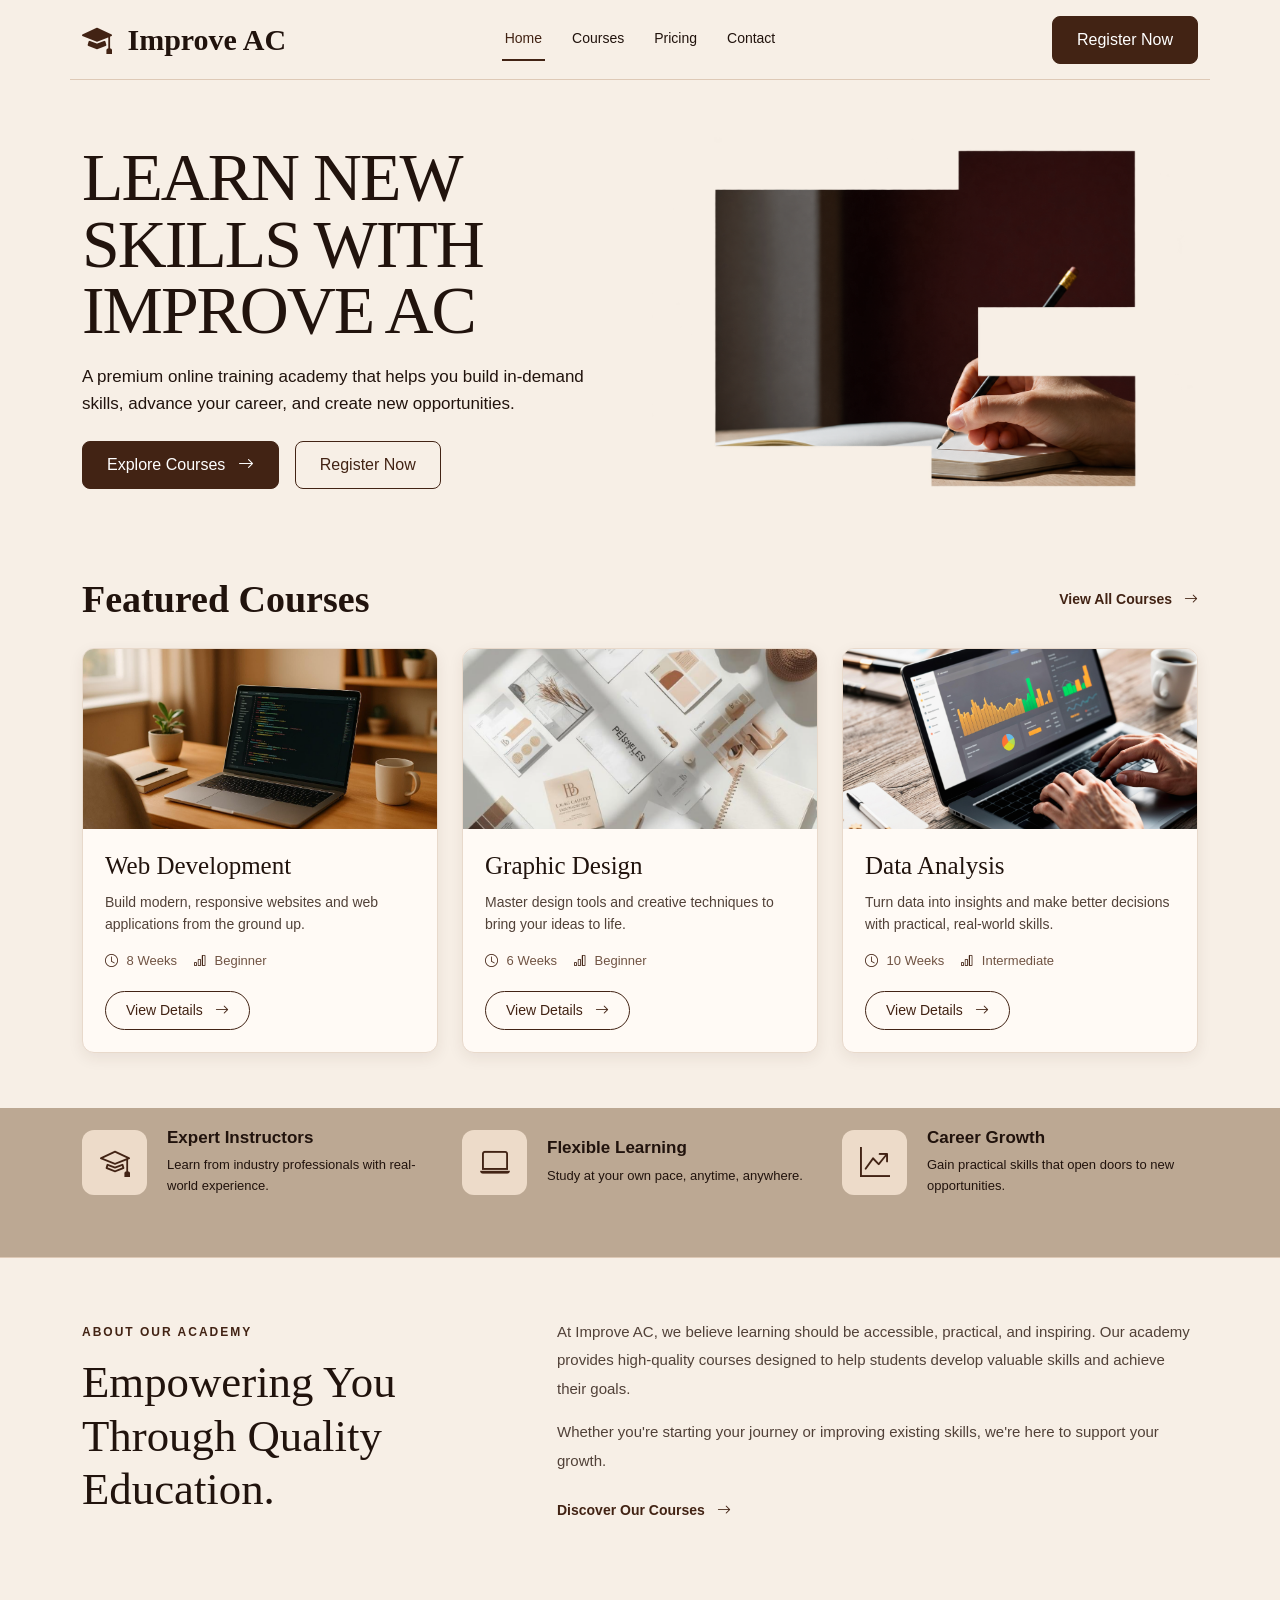
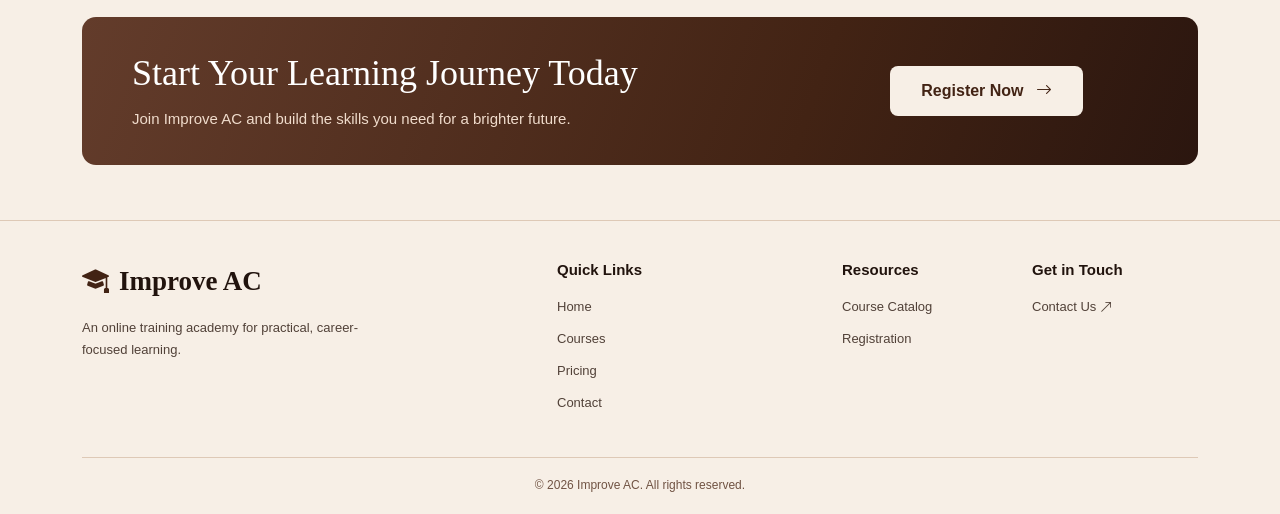
<file: index.html>
<!DOCTYPE html>
<html lang="en">

<head>
    <meta charset="UTF-8">
    <meta name="viewport" content="width=device-width, initial-scale=1.0">

    <title>Improve AC | Home</title>

    <!-- Bootstrap CSS -->
    <link href="https://cdn.jsdelivr.net/npm/bootstrap@5.3.3/dist/css/bootstrap.min.css"
          rel="stylesheet">

    <!-- Bootstrap Icons -->
    <link href="https://cdn.jsdelivr.net/npm/bootstrap-icons@1.11.3/font/bootstrap-icons.min.css"
          rel="stylesheet">

    <!-- Custom CSS -->
    <link rel="stylesheet" href="css/style.css">

</head>

<body>

    <!-- ========== NAVBAR ========== -->
    <header>
        <nav class="navbar academy-navbar">
            <div class="container flex-wrap">

                <!-- Logo -->
                <a class="navbar-brand academy-logo" href="index.html">
                    <i class="bi bi-mortarboard-fill"></i>
                    Improve AC
                </a>

                <!-- Navigation Links -->
                <ul class="navbar-nav flex-row flex-wrap
                           justify-content-center gap-3 gap-lg-4
                           academy-nav-links">

                    <li class="nav-item">
                        <a class="nav-link active"
                           aria-current="page"
                           href="index.html">Home</a>
                    </li>

                    <li class="nav-item">
                        <a class="nav-link"
                           href="courses.html">Courses</a>
                    </li>

                    <li class="nav-item">
                        <a class="nav-link"
                           href="pricing.html">Pricing</a>
                    </li>

                    <li class="nav-item">
                        <a class="nav-link"
                           href="contact.html">Contact</a>
                    </li>

                </ul>

                <!-- Register Button -->
                <a href="register.html" class="btn btn-chocolate nav-register">
                    Register Now
                </a>

            </div>
        </nav>
    </header>


    <!-- ========== HERO SECTION ========== -->
    <main>

        <section class="hero-section">
            <div class="container">

                <div class="row align-items-center g-4">

                    <!-- Left Content -->
                    <div class="col-lg-6">

                        <div class="hero-content">

                            <h1>
                                LEARN NEW<br>
                                SKILLS WITH<br>
                                IMPROVE AC
                            </h1>

                            <p>
                                A premium online training academy that helps
                                you build in-demand skills, advance your
                                career, and create new opportunities.
                            </p>

                            <div class="d-flex flex-wrap gap-3">

                                <a href="courses.html" class="btn btn-chocolate">
                                    Explore Courses
                                    <i class="bi bi-arrow-right ms-2"></i>
                                </a>

                                <a href="register.html"
                                   class="btn btn-outline-chocolate">
                                    Register Now
                                </a>

                            </div>

                        </div>

                    </div>

                    <!-- Right Image -->
                    <div class="col-lg-6">

                        <div class="hero-image-wrapper">
                            <img src="images/home.png"
                                 alt="Student writing in a notebook"
                                 class="hero-image">
                        </div>

                    </div>

                </div>

            </div>
        </section>

       
<!-- ========== FEATURED COURSES ========== -->
<section class="featured-section">
    <div class="container">

        <!-- Section Heading -->
        <div class="section-heading d-flex
                    justify-content-between align-items-center
                    flex-wrap gap-3">

            <h2>Featured Courses</h2>

            <a href="courses.html" class="view-all-link">
                View All Courses
                <i class="bi bi-arrow-right ms-2"></i>
            </a>

        </div>

        <!-- Courses Grid -->
        <div class="row g-4">

            <!-- Course 1: Web Development -->
            <div class="col-md-6 col-lg-4">

                <div class="card course-card h-100">

                    <img src="images/webc.PNG"
                         class="card-img-top"
                         alt="Web Development course">

                    <div class="card-body d-flex flex-column">

                        <h3 class="card-title">
                            Web Development
                        </h3>

                        <p class="card-text">
                            Build modern, responsive websites
                            and web applications from the
                            ground up.
                        </p>

                        <div class="course-meta">
                            <span>
                                <i class="bi bi-clock"></i>
                                8 Weeks
                            </span>
                            <span>
                                <i class="bi bi-bar-chart"></i>
                                Beginner
                            </span>
                        </div>

                        <a href="web-development.html"
                           class="btn btn-course mt-auto">
                            View Details
                            <i class="bi bi-arrow-right ms-2"></i>
                        </a>

                    </div>
                </div>
            </div>

            <!-- Course 2: Graphic Design -->
            <div class="col-md-6 col-lg-4">

                <div class="card course-card h-100">

                    <img src="images/graphic.PNG"
                         class="card-img-top"
                         alt="Graphic Design course">

                    <div class="card-body d-flex flex-column">

                        <h3 class="card-title">
                            Graphic Design
                        </h3>

                        <p class="card-text">
                            Master design tools and creative
                            techniques to bring your ideas
                            to life.
                        </p>

                        <div class="course-meta">
                            <span>
                                <i class="bi bi-clock"></i>
                                6 Weeks
                            </span>
                            <span>
                                <i class="bi bi-bar-chart"></i>
                                Beginner
                            </span>
                        </div>

                        <a href="graphic-design.html"
                           class="btn btn-course mt-auto">
                            View Details
                            <i class="bi bi-arrow-right ms-2"></i>
                        </a>

                    </div>
                </div>
            </div>

            <!-- Course 3: Data Analysis -->
            <div class="col-md-6 col-lg-4">

                <div class="card course-card h-100">

                    <img src="images/data.PNG"
                         class="card-img-top"
                         alt="Data Analysis course">

                    <div class="card-body d-flex flex-column">

                        <h3 class="card-title">
                            Data Analysis
                        </h3>

                        <p class="card-text">
                            Turn data into insights and make
                            better decisions with practical,
                            real-world skills.
                        </p>

                        <div class="course-meta">
                            <span>
                                <i class="bi bi-clock"></i>
                                10 Weeks
                            </span>
                            <span>
                                <i class="bi bi-bar-chart"></i>
                                Intermediate
                            </span>
                        </div>

                        <a href="data-analysis.html"
                           class="btn btn-course mt-auto">
                            View Details
                            <i class="bi bi-arrow-right ms-2"></i>
                        </a>

                    </div>
                </div>
            </div>

        </div>
    </div>
</section>


<!-- ========== WHY CHOOSE US ========== -->
<section class="benefits-section">
    <div class="container">

        <div class="row g-4">

            <!-- Expert Instructors -->
            <div class="col-md-4">
                <div class="benefit-item">

                    <div class="benefit-icon">
                        <i class="bi bi-mortarboard"></i>
                    </div>

                    <div>
                        <h3>Expert Instructors</h3>
                        <p>
                            Learn from industry professionals
                            with real-world experience.
                        </p>
                    </div>

                </div>
            </div>

            <!-- Flexible Learning -->
            <div class="col-md-4">
                <div class="benefit-item">

                    <div class="benefit-icon">
                        <i class="bi bi-laptop"></i>
                    </div>

                    <div>
                        <h3>Flexible Learning</h3>
                        <p>
                            Study at your own pace,
                            anytime, anywhere.
                        </p>
                    </div>

                </div>
            </div>

            <!-- Career Growth -->
            <div class="col-md-4">
                <div class="benefit-item">

                    <div class="benefit-icon">
                        <i class="bi bi-graph-up-arrow"></i>
                    </div>

                    <div>
                        <h3>Career Growth</h3>
                        <p>
                            Gain practical skills that
                            open doors to new opportunities.
                        </p>
                    </div>

                </div>
            </div>

        </div>

    </div>
</section>


<!-- ========== ABOUT ACADEMY ========== -->
<section class="about-section">
    <div class="container">

        <div class="row align-items-center g-4">

            <!-- Section Title -->
            <div class="col-lg-5">

                <span class="section-label">
                    ABOUT OUR ACADEMY
                </span>

                <h2>
                    Empowering You Through
                    Quality Education.
                </h2>

            </div>

            <!-- About Description -->
            <div class="col-lg-7">

                <p>
                    At Improve AC, we believe learning
                    should be accessible, practical, and
                    inspiring. Our academy provides
                    high-quality courses designed to
                    help students develop valuable
                    skills and achieve their goals.
                </p>

                <p>
                    Whether you're starting your journey
                    or improving existing skills,
                    we're here to support your growth.
                </p>

                <a href="courses.html" class="about-link">
                    Discover Our Courses
                    <i class="bi bi-arrow-right ms-2"></i>
                </a>

            </div>

        </div>

    </div>
</section>


<!-- ========== CALL TO ACTION ========== -->
<section class="cta-section">
    <div class="container">

        <div class="cta-banner">

            <div class="row align-items-center g-4">

                <!-- Text -->
                <div class="col-lg-8">

                    <h2>
                        Start Your Learning Journey Today
                    </h2>

                    <p>
                        Join Improve AC and build the skills
                        you need for a brighter future.
                    </p>

                </div>

                <!-- Button -->
                <div class="col-lg-4 text-lg-center">

                    <a href="register.html" class="btn btn-cta">
                        Register Now
                        <i class="bi bi-arrow-right ms-2"></i>
                    </a>

                </div>

            </div>

        </div>

    </div>
</section>

    </main>

    
<!-- ========== FOOTER ========== -->
<footer class="academy-footer">

    <div class="container">

        <div class="row gy-4">

            <!-- Academy Information -->
            <div class="col-12 col-md-6 col-lg-5">

                <a href="index.html" class="footer-logo">
                    <i class="bi bi-mortarboard-fill"></i>
                    Improve AC
                </a>

                <p class="footer-description">
                    An online training academy for
                    practical, career-focused learning.
                </p>

            </div>

            <!-- Quick Links -->
            <div class="col-6 col-md-6 col-lg-3">

                <h4>Quick Links</h4>

                <ul class="footer-links">
                    <li>
                        <a href="index.html">Home</a>
                    </li>
                    <li>
                        <a href="courses.html">Courses</a>
                    </li>
                    <li>
                        <a href="pricing.html">Pricing</a>
                    </li>
                    <li>
                        <a href="contact.html">Contact</a>
                    </li>
                </ul>

            </div>

            <!-- Resources -->
            <div class="col-6 col-md-6 col-lg-2">

                <h4>Resources</h4>

                <ul class="footer-links">
                    <li>
                        <a href="courses.html">
                            Course Catalog
                        </a>
                    </li>
                    <li>
                        <a href="register.html">
                            Registration
                        </a>
                    </li>
                </ul>

            </div>

            <!-- Get in Touch -->
            <div class="col-12 col-md-6 col-lg-2">

                <h4>Get in Touch</h4>

                <a href="contact.html" class="footer-contact">
                    Contact Us
                    <i class="bi bi-arrow-up-right"></i>
                </a>

            </div>

        </div>

        <!-- Copyright -->
        <div class="footer-bottom">
            <p>
                &copy; 2026 Improve AC.
                All rights reserved.
            </p>
        </div>

    </div>

</footer>


</body>
</html>
</file>
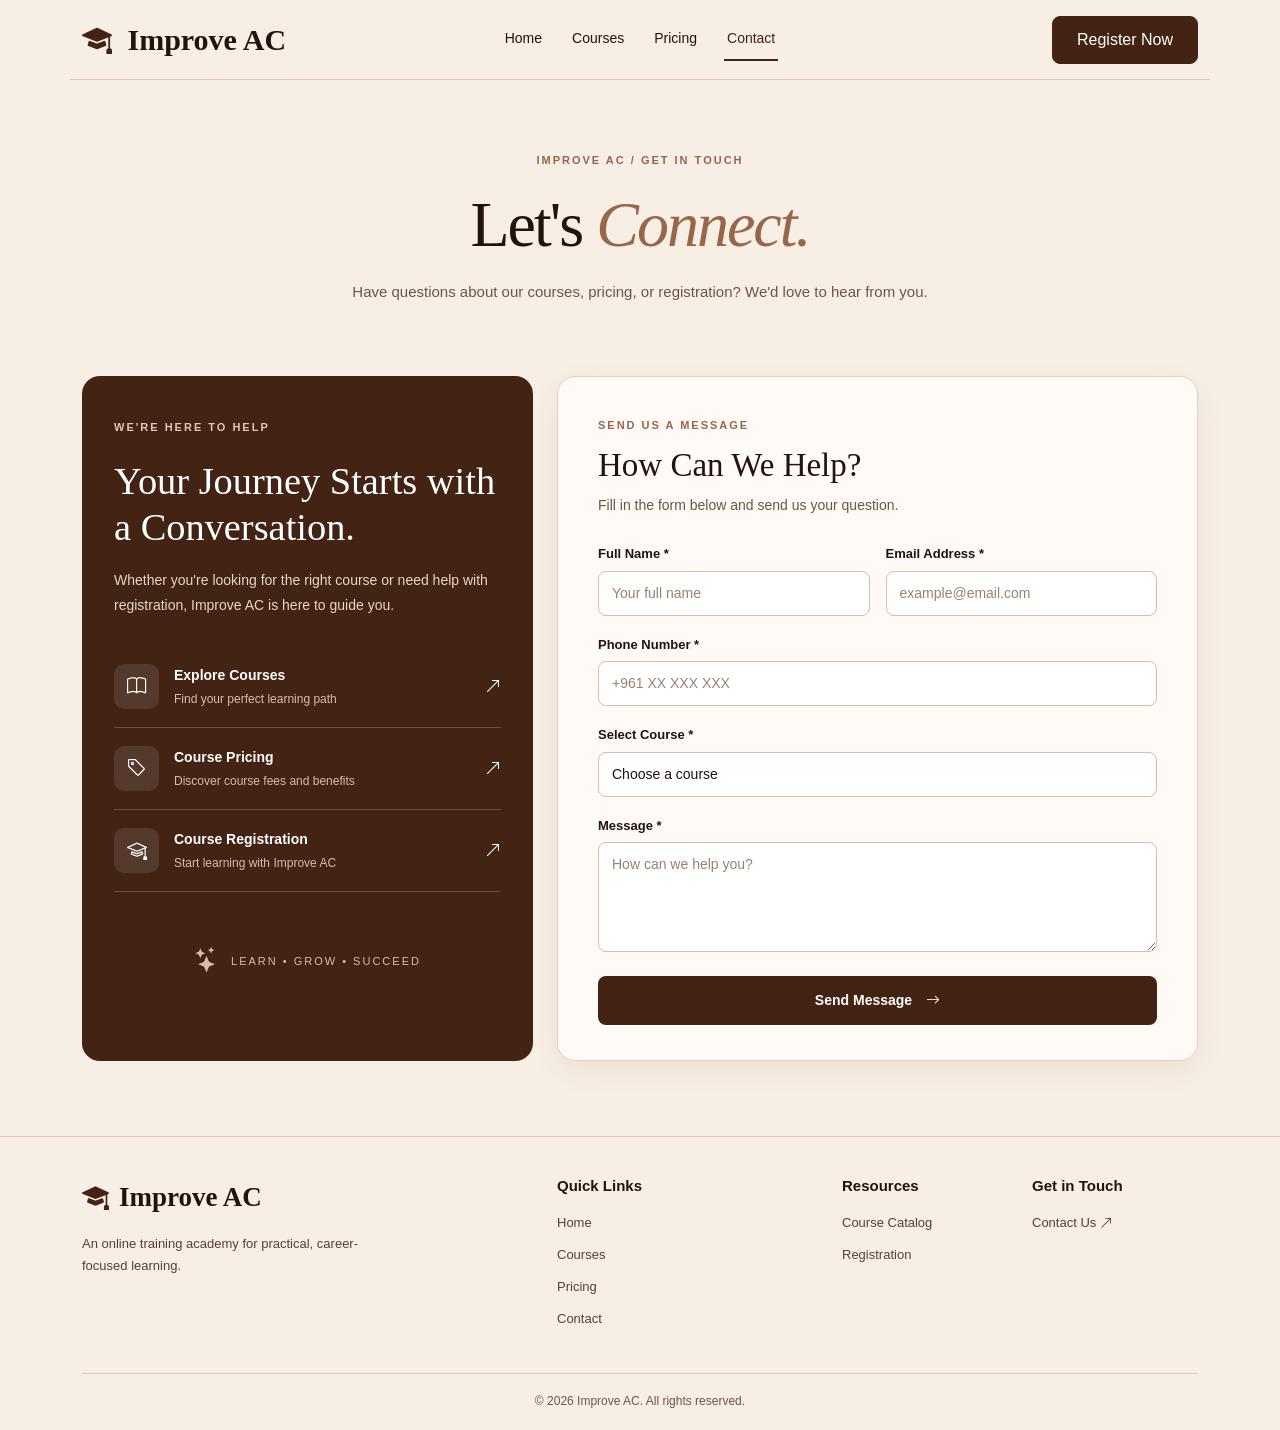
<file: contact.html>
<!doctype html>
<html lang="en">
  <head>
    <meta charset="UTF-8" />
    <meta name="viewport" content="width=device-width, initial-scale=1.0" />

    <title>Contact Us | Improve AC</title>

    <!-- Bootstrap CSS -->
    <link
      href="https://cdn.jsdelivr.net/npm/bootstrap@5.3.3/dist/css/bootstrap.min.css"
      rel="stylesheet"
    />

    <!-- Bootstrap Icons -->
    <link
      href="https://cdn.jsdelivr.net/npm/bootstrap-icons@1.11.3/font/bootstrap-icons.min.css"
      rel="stylesheet"
    />

    <!-- Global CSS -->
    <link rel="stylesheet" href="css/style.css" />

    <!-- Contact Page CSS -->
    <link rel="stylesheet" href="css/contact.css" />
  </head>

  <body>
    <!-- ========== NAVBAR ========== -->
    <header>
      <nav class="navbar academy-navbar">
        <div class="container flex-wrap">
          <!-- Logo -->
          <a class="navbar-brand academy-logo" href="index.html">
            <i class="bi bi-mortarboard-fill"></i>
            Improve AC
          </a>

          <!-- Navigation Links -->
          <ul
            class="navbar-nav flex-row flex-wrap justify-content-center gap-3 gap-lg-4 academy-nav-links"
          >
            <li class="nav-item">
              <a class="nav-link" href="index.html"> Home </a>
            </li>

            <li class="nav-item">
              <a class="nav-link" href="courses.html"> Courses </a>
            </li>

            <li class="nav-item">
              <a class="nav-link" href="pricing.html"> Pricing </a>
            </li>

            <li class="nav-item">
              <a
                class="nav-link active"
                aria-current="page"
                href="contact.html"
              >
                Contact
              </a>
            </li>
          </ul>

          <!-- Register Button -->
          <a href="register.html" class="btn btn-chocolate nav-register">
            Register Now
          </a>
        </div>
      </nav>
    </header>

    <main class="contact-page">
      <!-- ========== SECTION 1: INTRODUCTION ========== -->
      <section class="contact-hero">
        <div class="container">
          <div class="contact-intro text-center">
            <span class="contact-label"> IMPROVE AC / GET IN TOUCH </span>

            <h1>Let's <em>Connect.</em></h1>

            <p>
              Have questions about our courses, pricing, or registration? We'd
              love to hear from you.
            </p>
          </div>
        </div>
      </section>

      <!-- ========== SECTION 2: CONTACT ========== -->
      <section class="contact-section">
        <div class="container">
          <div class="row g-4 align-items-stretch">
            <!-- LEFT: Information -->
            <div class="col-lg-5">
              <div class="contact-info">
                <span class="contact-info-label"> WE'RE HERE TO HELP </span>

                <h2>Your Journey Starts with a Conversation.</h2>

                <p class="contact-info-text">
                  Whether you're looking for the right course or need help with
                  registration, Improve AC is here to guide you.
                </p>

                <!-- Course Guidance -->
                <a href="courses.html" class="contact-info-item">
                  <span class="contact-info-icon">
                    <i class="bi bi-book"></i>
                  </span>

                  <span class="contact-item-content">
                    <strong>Explore Courses</strong>
                    <small> Find your perfect learning path </small>
                  </span>

                  <i class="bi bi-arrow-up-right contact-item-arrow"></i>
                </a>

                <!-- Pricing -->
                <a href="pricing.html" class="contact-info-item">
                  <span class="contact-info-icon">
                    <i class="bi bi-tag"></i>
                  </span>

                  <span class="contact-item-content">
                    <strong>Course Pricing</strong>
                    <small> Discover course fees and benefits </small>
                  </span>

                  <i class="bi bi-arrow-up-right contact-item-arrow"></i>
                </a>

                <!-- Registration -->
                <a href="register.html" class="contact-info-item">
                  <span class="contact-info-icon">
                    <i class="bi bi-mortarboard"></i>
                  </span>

                  <span class="contact-item-content">
                    <strong>Course Registration</strong>
                    <small> Start learning with Improve AC </small>
                  </span>

                  <i class="bi bi-arrow-up-right contact-item-arrow"></i>
                </a>

                <!-- Decorative Element -->
                <div class="contact-decoration" aria-hidden="true">
                  <i class="bi bi-stars"></i>

                  <span> LEARN • GROW • SUCCEED </span>
                </div>
              </div>
            </div>

            <!-- RIGHT: Contact Form -->
            <div class="col-lg-7">
              <div class="contact-form-card">
                <!-- Form Heading -->
                <div class="contact-form-heading">
                  <span class="contact-form-label"> SEND US A MESSAGE </span>

                  <h2>How Can We Help?</h2>

                  <p>Fill in the form below and send us your question.</p>
                </div>

                <!-- Contact Form -->
                <form
                  action="https://formsubmit.co/your-email@example.com"
                  method="POST"
                >
                  <input
                    type="hidden"
                    name="_subject"
                    value="New Improve AC Contact Message"
                  />

                  <div class="row g-3">
                    <!-- Name -->
                    <div class="col-md-6">
                      <label for="contactName" class="form-label">
                        Full Name *
                      </label>

                      <input
                        type="text"
                        id="contactName"
                        name="name"
                        class="form-control"
                        placeholder="Your full name"
                        autocomplete="name"
                        required
                      />
                    </div>

                    <!-- Email -->
                    <div class="col-md-6">
                      <label for="contactEmail" class="form-label">
                        Email Address *
                      </label>

                      <input
                        type="email"
                        id="contactEmail"
                        name="email"
                        class="form-control"
                        placeholder="example@email.com"
                        autocomplete="email"
                        required
                      />
                    </div>

                    <!-- Phone -->
                    <div class="col-12">
                      <label for="contactPhone" class="form-label">
                        Phone Number *
                      </label>

                      <input
                        type="tel"
                        id="contactPhone"
                        name="phone"
                        class="form-control"
                        placeholder="+961 XX XXX XXX"
                        autocomplete="tel"
                        required
                      />
                    </div>

                    <!-- Course Selection -->
                    <div class="col-12">
                      <label for="contactCourse" class="form-label">
                        Select Course *
                      </label>

                      <select
                        id="contactCourse"
                        name="course"
                        class="form-select"
                        required
                      >
                        <option value="" selected disabled>
                          Choose a course
                        </option>

                        <option value="Web Development">Web Development</option>

                        <option value="Graphic Design">Graphic Design</option>

                        <option value="Data Analysis">Data Analysis</option>

                        <option value="General Inquiry">General Inquiry</option>
                      </select>
                    </div>

                    <!-- Message -->
                    <div class="col-12">
                      <label for="contactMessage" class="form-label">
                        Message *
                      </label>

                      <textarea
                        id="contactMessage"
                        name="message"
                        class="form-control"
                        rows="4"
                        placeholder="How can we help you?"
                        required
                      ></textarea>
                    </div>

                    <!-- Submit -->
                    <div class="col-12">
                      <button type="submit" class="btn contact-submit">
                        Send Message

                        <i class="bi bi-arrow-right"></i>
                      </button>
                    </div>
                  </div>
                </form>
              </div>
            </div>
          </div>
        </div>
      </section>
    </main>

    <!-- ========== FOOTER ========== -->
    <footer class="academy-footer">
      <div class="container">
        <div class="row gy-4">
          <!-- Academy Information -->
          <div class="col-12 col-md-6 col-lg-5">
            <a href="index.html" class="footer-logo">
              <i class="bi bi-mortarboard-fill"></i>
              Improve AC
            </a>

            <p class="footer-description">
              An online training academy for practical, career-focused learning.
            </p>
          </div>

          <!-- Quick Links -->
          <div class="col-6 col-md-6 col-lg-3">
            <h4>Quick Links</h4>

            <ul class="footer-links">
              <li>
                <a href="index.html">Home</a>
              </li>

              <li>
                <a href="courses.html">Courses</a>
              </li>

              <li>
                <a href="pricing.html">Pricing</a>
              </li>

              <li>
                <a href="contact.html">Contact</a>
              </li>
            </ul>
          </div>

          <!-- Resources -->
          <div class="col-6 col-md-6 col-lg-2">
            <h4>Resources</h4>

            <ul class="footer-links">
              <li>
                <a href="courses.html"> Course Catalog </a>
              </li>

              <li>
                <a href="register.html"> Registration </a>
              </li>
            </ul>
          </div>

          <!-- Get in Touch -->
          <div class="col-12 col-md-6 col-lg-2">
            <h4>Get in Touch</h4>

            <a href="contact.html" class="footer-contact">
              Contact Us
              <i class="bi bi-arrow-up-right"></i>
            </a>
          </div>
        </div>

        <!-- Copyright -->
        <div class="footer-bottom">
          <p>&copy; 2026 Improve AC. All rights reserved.</p>
        </div>
      </div>
    </footer>
  </body>
</html>
</file>
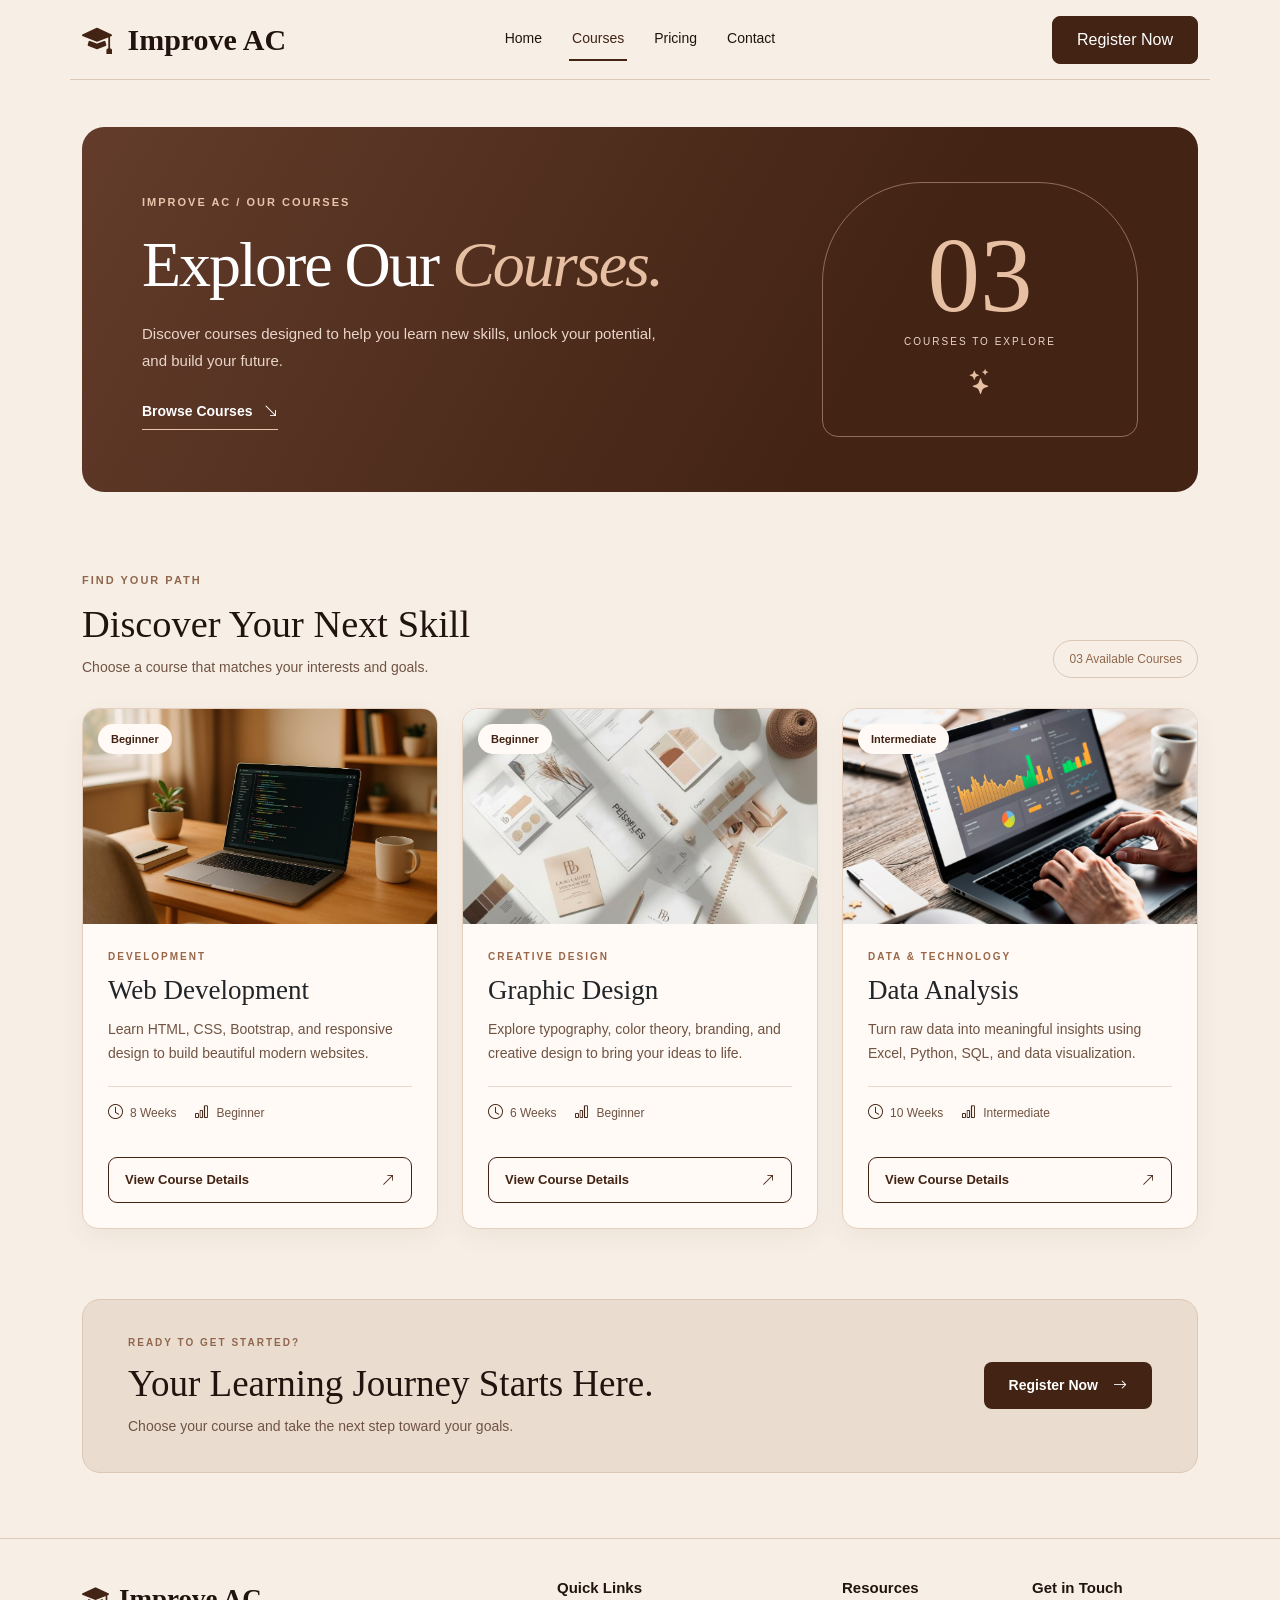
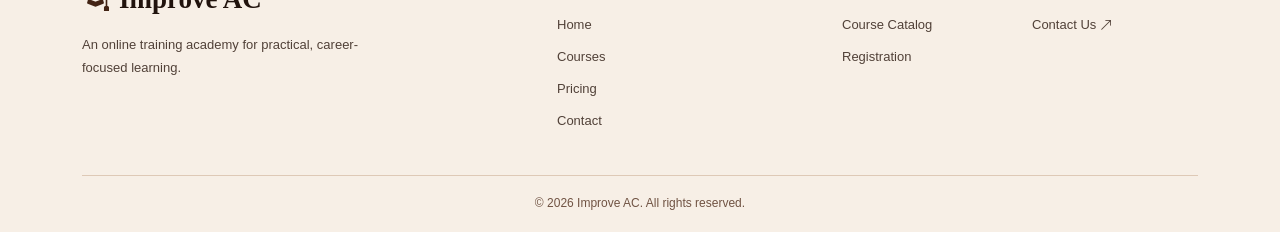
<file: courses.html>
<!doctype html>
<html lang="en">
  <head>
    <meta charset="UTF-8" />
    <meta name="viewport" content="width=device-width, initial-scale=1.0" />

    <title>Our Courses | Improve AC</title>

    <!-- Bootstrap CSS -->
    <link
      href="https://cdn.jsdelivr.net/npm/bootstrap@5.3.3/dist/css/bootstrap.min.css"
      rel="stylesheet"
    />

    <!-- Bootstrap Icons -->
    <link
      href="https://cdn.jsdelivr.net/npm/bootstrap-icons@1.11.3/font/bootstrap-icons.min.css"
      rel="stylesheet"
    />

    <!-- Global CSS -->
    <link rel="stylesheet" href="css/style.css" />

    <!-- Courses CSS -->
    <link rel="stylesheet" href="css/courses.css" />
  </head>

  <body>
    <!-- ========== NAVBAR ========== -->
    <header>
      <nav class="navbar academy-navbar">
        <div class="container flex-wrap">
          <!-- Logo -->
          <a class="navbar-brand academy-logo" href="index.html">
            <i class="bi bi-mortarboard-fill"></i>
            Improve AC
          </a>

          <!-- Navigation Links -->
          <ul
            class="navbar-nav flex-row flex-wrap justify-content-center gap-3 gap-lg-4 academy-nav-links"
          >
            <li class="nav-item">
              <a class="nav-link" href="index.html"> Home </a>
            </li>

            <li class="nav-item">
              <a
                class="nav-link active"
                aria-current="page"
                href="courses.html"
              >
                Courses
              </a>
            </li>

            <li class="nav-item">
              <a class="nav-link" href="pricing.html"> Pricing </a>
            </li>

            <li class="nav-item">
              <a class="nav-link" href="contact.html"> Contact </a>
            </li>
          </ul>

          <!-- Registration Button -->
          <a href="register.html" class="btn btn-chocolate nav-register">
            Register Now
          </a>
        </div>
      </nav>
    </header>

    <main class="courses-page">
      <!-- ========== SECTION 1: HERO ========== -->
      <section class="catalog-hero-section">
        <div class="container">
          <div class="catalog-hero">
            <div class="row align-items-center g-4">
              <!-- Introduction -->
              <div class="col-lg-8">
                <span class="catalog-label"> IMPROVE AC / OUR COURSES </span>

                <h1>
                  Explore Our
                  <em>Courses.</em>
                </h1>

                <p>
                  Discover courses designed to help you learn new skills, unlock
                  your potential, and build your future.
                </p>

                <a href="#all-courses" class="catalog-hero-link">
                  Browse Courses
                  <i class="bi bi-arrow-down-right"></i>
                </a>
              </div>

              <!-- Decorative Course Number -->
              <div class="col-lg-4 d-none d-lg-block">
                <div class="catalog-hero-art" aria-hidden="true">
                  <span class="catalog-number"> 03 </span>

                  <span class="catalog-art-text"> COURSES TO EXPLORE </span>

                  <i class="bi bi-stars"></i>
                </div>
              </div>
            </div>
          </div>
        </div>
      </section>

      <!-- ========== SECTION 2: ALL COURSES ========== -->
      <section class="catalog-section" id="all-courses">
        <div class="container">
          <!-- Section Heading -->
          <div class="catalog-heading">
            <div>
              <span class="catalog-small-label"> FIND YOUR PATH </span>

              <h2>Discover Your Next Skill</h2>

              <p>Choose a course that matches your interests and goals.</p>
            </div>

            <span class="catalog-count"> 03 Available Courses </span>
          </div>

          <!-- ========== COURSE CARDS ========== -->
          <div class="row g-4">
            <!-- Course 01: Web Development -->
            <div class="col-md-6 col-lg-4">
              <article class="card catalog-card h-100">
                <div class="catalog-image-box">
                  <img
                    src="images/webc.PNG"
                    class="card-img-top"
                    alt="Web Development workspace"
                  />

                  <span class="catalog-tag"> Beginner </span>
                </div>

                <div class="card-body d-flex flex-column">
                  <span class="catalog-category"> DEVELOPMENT </span>

                  <h3>Web Development</h3>

                  <p class="catalog-description">
                    Learn HTML, CSS, Bootstrap, and responsive design to build
                    beautiful modern websites.
                  </p>

                  <!-- Course Details -->
                  <div class="catalog-meta">
                    <span>
                      <i class="bi bi-clock"></i>
                      8 Weeks
                    </span>

                    <span>
                      <i class="bi bi-bar-chart"></i>
                      Beginner
                    </span>
                  </div>

                  <!-- Details Button -->
                  <a href="web-development.html" class="catalog-btn mt-auto">
                    View Course Details
                    <i class="bi bi-arrow-up-right"></i>
                  </a>
                </div>
              </article>
            </div>

            <!-- Course 02: Graphic Design -->
            <div class="col-md-6 col-lg-4">
              <article class="card catalog-card h-100">
                <div class="catalog-image-box">
                  <img
                    src="images/graphic.PNG"
                    class="card-img-top"
                    alt="Graphic Design workspace"
                  />

                  <span class="catalog-tag"> Beginner </span>
                </div>

                <div class="card-body d-flex flex-column">
                  <span class="catalog-category"> CREATIVE DESIGN </span>

                  <h3>Graphic Design</h3>

                  <p class="catalog-description">
                    Explore typography, color theory, branding, and creative
                    design to bring your ideas to life.
                  </p>

                  <!-- Course Details -->
                  <div class="catalog-meta">
                    <span>
                      <i class="bi bi-clock"></i>
                      6 Weeks
                    </span>

                    <span>
                      <i class="bi bi-bar-chart"></i>
                      Beginner
                    </span>
                  </div>

                  <!-- Details Button -->
                  <a href="graphic-design.html" class="catalog-btn mt-auto">
                    View Course Details
                    <i class="bi bi-arrow-up-right"></i>
                  </a>
                </div>
              </article>
            </div>

            <!-- Course 03: Data Analysis -->
            <div class="col-md-6 col-lg-4">
              <article class="card catalog-card h-100">
                <div class="catalog-image-box">
                  <img
                    src="images/data.PNG"
                    class="card-img-top"
                    alt="Data Analysis dashboard"
                  />

                  <span class="catalog-tag"> Intermediate </span>
                </div>

                <div class="card-body d-flex flex-column">
                  <span class="catalog-category"> DATA & TECHNOLOGY </span>

                  <h3>Data Analysis</h3>

                  <p class="catalog-description">
                    Turn raw data into meaningful insights using Excel, Python,
                    SQL, and data visualization.
                  </p>

                  <!-- Course Details -->
                  <div class="catalog-meta">
                    <span>
                      <i class="bi bi-clock"></i>
                      10 Weeks
                    </span>

                    <span>
                      <i class="bi bi-bar-chart"></i>
                      Intermediate
                    </span>
                  </div>

                  <!-- Details Button -->
                  <a href="data-analysis.html" class="catalog-btn mt-auto">
                    View Course Details
                    <i class="bi bi-arrow-up-right"></i>
                  </a>
                </div>
              </article>
            </div>
          </div>
        </div>
      </section>

      <!-- ========== REGISTRATION CTA ========== -->
      <section class="catalog-cta-section">
        <div class="container">
          <div class="catalog-cta">
            <div class="row align-items-center g-3">
              <div class="col-lg-8">
                <span>READY TO GET STARTED?</span>

                <h2>Your Learning Journey Starts Here.</h2>

                <p>
                  Choose your course and take the next step toward your goals.
                </p>
              </div>

              <div class="col-lg-4 text-lg-end">
                <a href="register.html" class="catalog-cta-btn">
                  Register Now
                  <i class="bi bi-arrow-right"></i>
                </a>
              </div>
            </div>
          </div>
        </div>
      </section>
    </main>

    <!-- ========== FOOTER ========== -->
    <footer class="academy-footer">
      <div class="container">
        <div class="row gy-4">
          <!-- Academy Information -->
          <div class="col-12 col-md-6 col-lg-5">
            <a href="index.html" class="footer-logo">
              <i class="bi bi-mortarboard-fill"></i>
              Improve AC
            </a>

            <p class="footer-description">
              An online training academy for practical, career-focused learning.
            </p>
          </div>

          <!-- Quick Links -->
          <div class="col-6 col-md-6 col-lg-3">
            <h4>Quick Links</h4>

            <ul class="footer-links">
              <li><a href="index.html">Home</a></li>
              <li><a href="courses.html">Courses</a></li>
              <li><a href="pricing.html">Pricing</a></li>
              <li><a href="contact.html">Contact</a></li>
            </ul>
          </div>

          <!-- Resources -->
          <div class="col-6 col-md-6 col-lg-2">
            <h4>Resources</h4>

            <ul class="footer-links">
              <li>
                <a href="courses.html"> Course Catalog </a>
              </li>

              <li>
                <a href="register.html"> Registration </a>
              </li>
            </ul>
          </div>

          <!-- Contact -->
          <div class="col-12 col-md-6 col-lg-2">
            <h4>Get in Touch</h4>

            <a href="contact.html" class="footer-contact">
              Contact Us
              <i class="bi bi-arrow-up-right"></i>
            </a>
          </div>
        </div>

        <!-- Copyright -->
        <div class="footer-bottom">
          <p>&copy; 2026 Improve AC. All rights reserved.</p>
        </div>
      </div>
    </footer>
  </body>
</html>
</file>
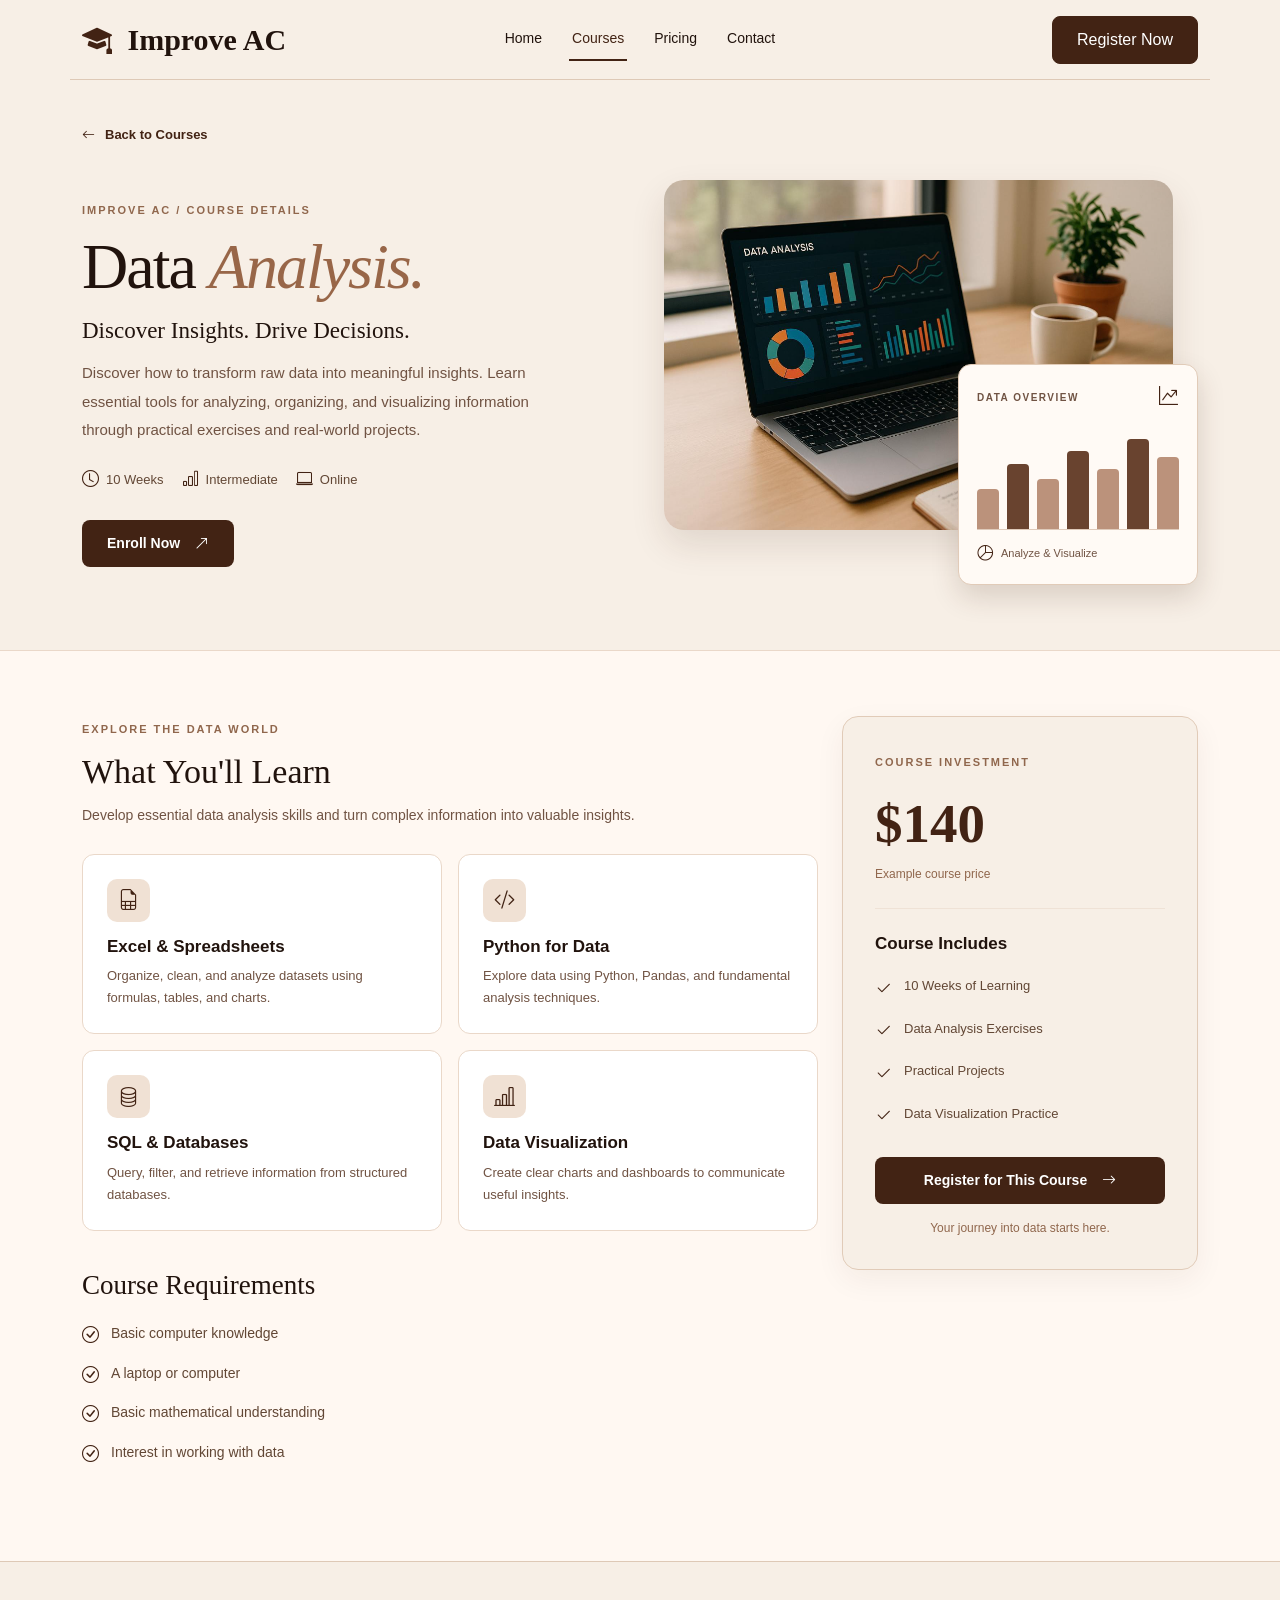
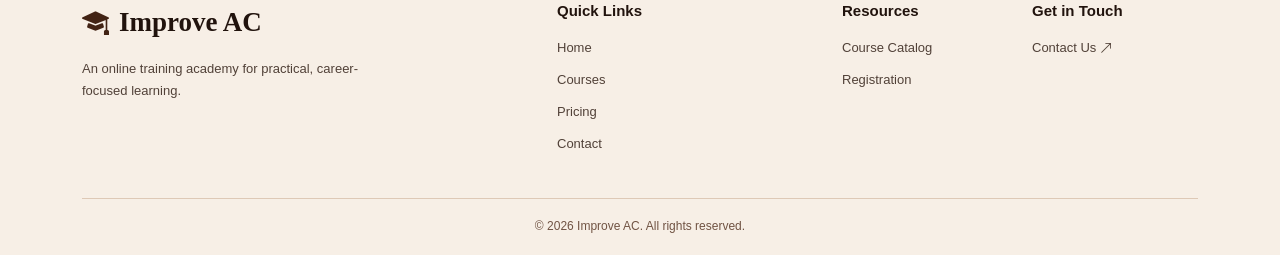
<file: data-analysis.html>
<!doctype html>
<html lang="en">
  <head>
    <meta charset="UTF-8" />
    <meta name="viewport" content="width=device-width, initial-scale=1.0" />

    <title>Data Analysis | Improve AC</title>

    <!-- Bootstrap CSS -->
    <link
      href="https://cdn.jsdelivr.net/npm/bootstrap@5.3.3/dist/css/bootstrap.min.css"
      rel="stylesheet"
    />

    <!-- Bootstrap Icons -->
    <link
      href="https://cdn.jsdelivr.net/npm/bootstrap-icons@1.11.3/font/bootstrap-icons.min.css"
      rel="stylesheet"
    />

    <!-- Shared CSS -->
    <link rel="stylesheet" href="css/style.css" />

    <!-- Data Analysis CSS -->
    <link rel="stylesheet" href="css/data.css" />
  </head>

  <body>
    <!-- ========== NAVBAR ========== -->
    <header>
      <nav class="navbar academy-navbar">
        <div class="container flex-wrap">
          <!-- Logo -->
          <a class="navbar-brand academy-logo" href="index.html">
            <i class="bi bi-mortarboard-fill"></i>
            Improve AC
          </a>

          <!-- Navigation Links -->
          <ul
            class="navbar-nav flex-row flex-wrap justify-content-center gap-3 gap-lg-4 academy-nav-links"
          >
            <li class="nav-item">
              <a class="nav-link" href="index.html">Home</a>
            </li>

            <li class="nav-item">
              <a class="nav-link active" aria-current="page" href="courses.html"
                >Courses</a
              >
            </li>

            <li class="nav-item">
              <a class="nav-link" href="pricing.html">Pricing</a>
            </li>

            <li class="nav-item">
              <a class="nav-link" href="contact.html">Contact</a>
            </li>
          </ul>

          <a href="register.html" class="btn btn-chocolate nav-register">
            Register Now
          </a>
        </div>
      </nav>
    </header>

    <main class="data-page">
      <!-- ========== SECTION 1: HERO ========== -->
      <section class="data-hero">
        <div class="container">
          <!-- Back Link -->
          <a href="courses.html" class="data-back">
            <i class="bi bi-arrow-left"></i>
            Back to Courses
          </a>

          <div class="row align-items-center g-5">
            <!-- Left: Introduction -->
            <div class="col-lg-6">
              <div class="data-intro">
                <span class="data-label"> IMPROVE AC / COURSE DETAILS </span>

                <h1>Data <em>Analysis.</em></h1>

                <h2 class="data-tagline">
                  Discover Insights. Drive Decisions.
                </h2>

                <p class="data-description">
                  Discover how to transform raw data into meaningful insights.
                  Learn essential tools for analyzing, organizing, and
                  visualizing information through practical exercises and
                  real-world projects.
                </p>

                <!-- Course Information -->
                <div class="data-info">
                  <span>
                    <i class="bi bi-clock"></i>
                    10 Weeks
                  </span>

                  <span>
                    <i class="bi bi-bar-chart"></i>
                    Intermediate
                  </span>

                  <span>
                    <i class="bi bi-laptop"></i>
                    Online
                  </span>
                </div>

                <a href="register.html" class="data-primary-btn">
                  Enroll Now
                  <i class="bi bi-arrow-up-right"></i>
                </a>
              </div>
            </div>

            <!-- Right: Visual -->
            <div class="col-lg-6">
              <div class="data-visual">
                <!-- Course Image -->
                <img
                  src="images/data2.png"
                  alt="Data analytics workspace"
                  class="data-image"
                />

                <!-- Decorative Dashboard -->
                <div class="data-dashboard" aria-hidden="true">
                  <div class="dashboard-top">
                    <span>DATA OVERVIEW</span>

                    <i class="bi bi-graph-up-arrow"></i>
                  </div>

                  <div class="dashboard-chart">
                    <span style="--bar-height: 40%"></span>
                    <span style="--bar-height: 65%"></span>
                    <span style="--bar-height: 50%"></span>
                    <span style="--bar-height: 78%"></span>
                    <span style="--bar-height: 60%"></span>
                    <span style="--bar-height: 90%"></span>
                    <span style="--bar-height: 72%"></span>
                  </div>

                  <div class="dashboard-bottom">
                    <i class="bi bi-pie-chart"></i>
                    Analyze & Visualize
                  </div>
                </div>
              </div>
            </div>
          </div>
        </div>
      </section>

      <!-- ========== SECTION 2: COURSE DETAILS ========== -->
      <section class="data-details">
        <div class="container">
          <div class="row g-4">
            <!-- Learning Content -->
            <div class="col-lg-8">
              <div class="data-learning">
                <span class="data-label"> EXPLORE THE DATA WORLD </span>

                <h2>What You'll Learn</h2>

                <p class="data-section-desc">
                  Develop essential data analysis skills and turn complex
                  information into valuable insights.
                </p>

                <!-- Learning Cards -->
                <div class="row g-3">
                  <!-- Excel -->
                  <div class="col-sm-6">
                    <div class="data-skill-card">
                      <div class="data-skill-icon">
                        <i class="bi bi-file-earmark-spreadsheet"></i>
                      </div>

                      <h3>Excel & Spreadsheets</h3>

                      <p>
                        Organize, clean, and analyze datasets using formulas,
                        tables, and charts.
                      </p>
                    </div>
                  </div>

                  <!-- Python -->
                  <div class="col-sm-6">
                    <div class="data-skill-card">
                      <div class="data-skill-icon">
                        <i class="bi bi-code-slash"></i>
                      </div>

                      <h3>Python for Data</h3>

                      <p>
                        Explore data using Python, Pandas, and fundamental
                        analysis techniques.
                      </p>
                    </div>
                  </div>

                  <!-- SQL -->
                  <div class="col-sm-6">
                    <div class="data-skill-card">
                      <div class="data-skill-icon">
                        <i class="bi bi-database"></i>
                      </div>

                      <h3>SQL & Databases</h3>

                      <p>
                        Query, filter, and retrieve information from structured
                        databases.
                      </p>
                    </div>
                  </div>

                  <!-- Visualization -->
                  <div class="col-sm-6">
                    <div class="data-skill-card">
                      <div class="data-skill-icon">
                        <i class="bi bi-bar-chart-line"></i>
                      </div>

                      <h3>Data Visualization</h3>

                      <p>
                        Create clear charts and dashboards to communicate useful
                        insights.
                      </p>
                    </div>
                  </div>
                </div>

                <!-- Requirements -->
                <div class="data-requirements">
                  <h2>Course Requirements</h2>

                  <ul>
                    <li>
                      <i class="bi bi-check-circle"></i>
                      Basic computer knowledge
                    </li>

                    <li>
                      <i class="bi bi-check-circle"></i>
                      A laptop or computer
                    </li>

                    <li>
                      <i class="bi bi-check-circle"></i>
                      Basic mathematical understanding
                    </li>

                    <li>
                      <i class="bi bi-check-circle"></i>
                      Interest in working with data
                    </li>
                  </ul>
                </div>
              </div>
            </div>

            <!-- Price Card -->
            <div class="col-lg-4">
              <aside class="data-price-card">
                <span class="data-price-label"> COURSE INVESTMENT </span>

                <!-- Example price -->
                <div class="data-price">$140</div>

                <p class="data-price-note">Example course price</p>

                <hr />

                <h3>Course Includes</h3>

                <ul class="data-price-features">
                  <li>
                    <i class="bi bi-check2"></i>
                    10 Weeks of Learning
                  </li>

                  <li>
                    <i class="bi bi-check2"></i>
                    Data Analysis Exercises
                  </li>

                  <li>
                    <i class="bi bi-check2"></i>
                    Practical Projects
                  </li>

                  <li>
                    <i class="bi bi-check2"></i>
                    Data Visualization Practice
                  </li>
                </ul>

                <a href="register.html" class="data-price-btn">
                  Register for This Course
                  <i class="bi bi-arrow-right"></i>
                </a>

                <p class="data-price-footer">
                  Your journey into data starts here.
                </p>
              </aside>
            </div>
          </div>
        </div>
      </section>
    </main>

    <!-- ========== FOOTER ========== -->
    <footer class="academy-footer">
      <div class="container">
        <div class="row gy-4">
          <!-- Academy Information -->
          <div class="col-12 col-md-6 col-lg-5">
            <a href="index.html" class="footer-logo">
              <i class="bi bi-mortarboard-fill"></i>
              Improve AC
            </a>

            <p class="footer-description">
              An online training academy for practical, career-focused learning.
            </p>
          </div>

          <!-- Quick Links -->
          <div class="col-6 col-md-6 col-lg-3">
            <h4>Quick Links</h4>

            <ul class="footer-links">
              <li><a href="index.html">Home</a></li>
              <li><a href="courses.html">Courses</a></li>
              <li><a href="pricing.html">Pricing</a></li>
              <li><a href="contact.html">Contact</a></li>
            </ul>
          </div>

          <!-- Resources -->
          <div class="col-6 col-md-6 col-lg-2">
            <h4>Resources</h4>

            <ul class="footer-links">
              <li>
                <a href="courses.html"> Course Catalog </a>
              </li>

              <li>
                <a href="register.html"> Registration </a>
              </li>
            </ul>
          </div>

          <!-- Contact -->
          <div class="col-12 col-md-6 col-lg-2">
            <h4>Get in Touch</h4>

            <a href="contact.html" class="footer-contact">
              Contact Us
              <i class="bi bi-arrow-up-right"></i>
            </a>
          </div>
        </div>

        <!-- Copyright -->
        <div class="footer-bottom">
          <p>&copy; 2026 Improve AC. All rights reserved.</p>
        </div>
      </div>
    </footer>
  </body>
</html>
</file>
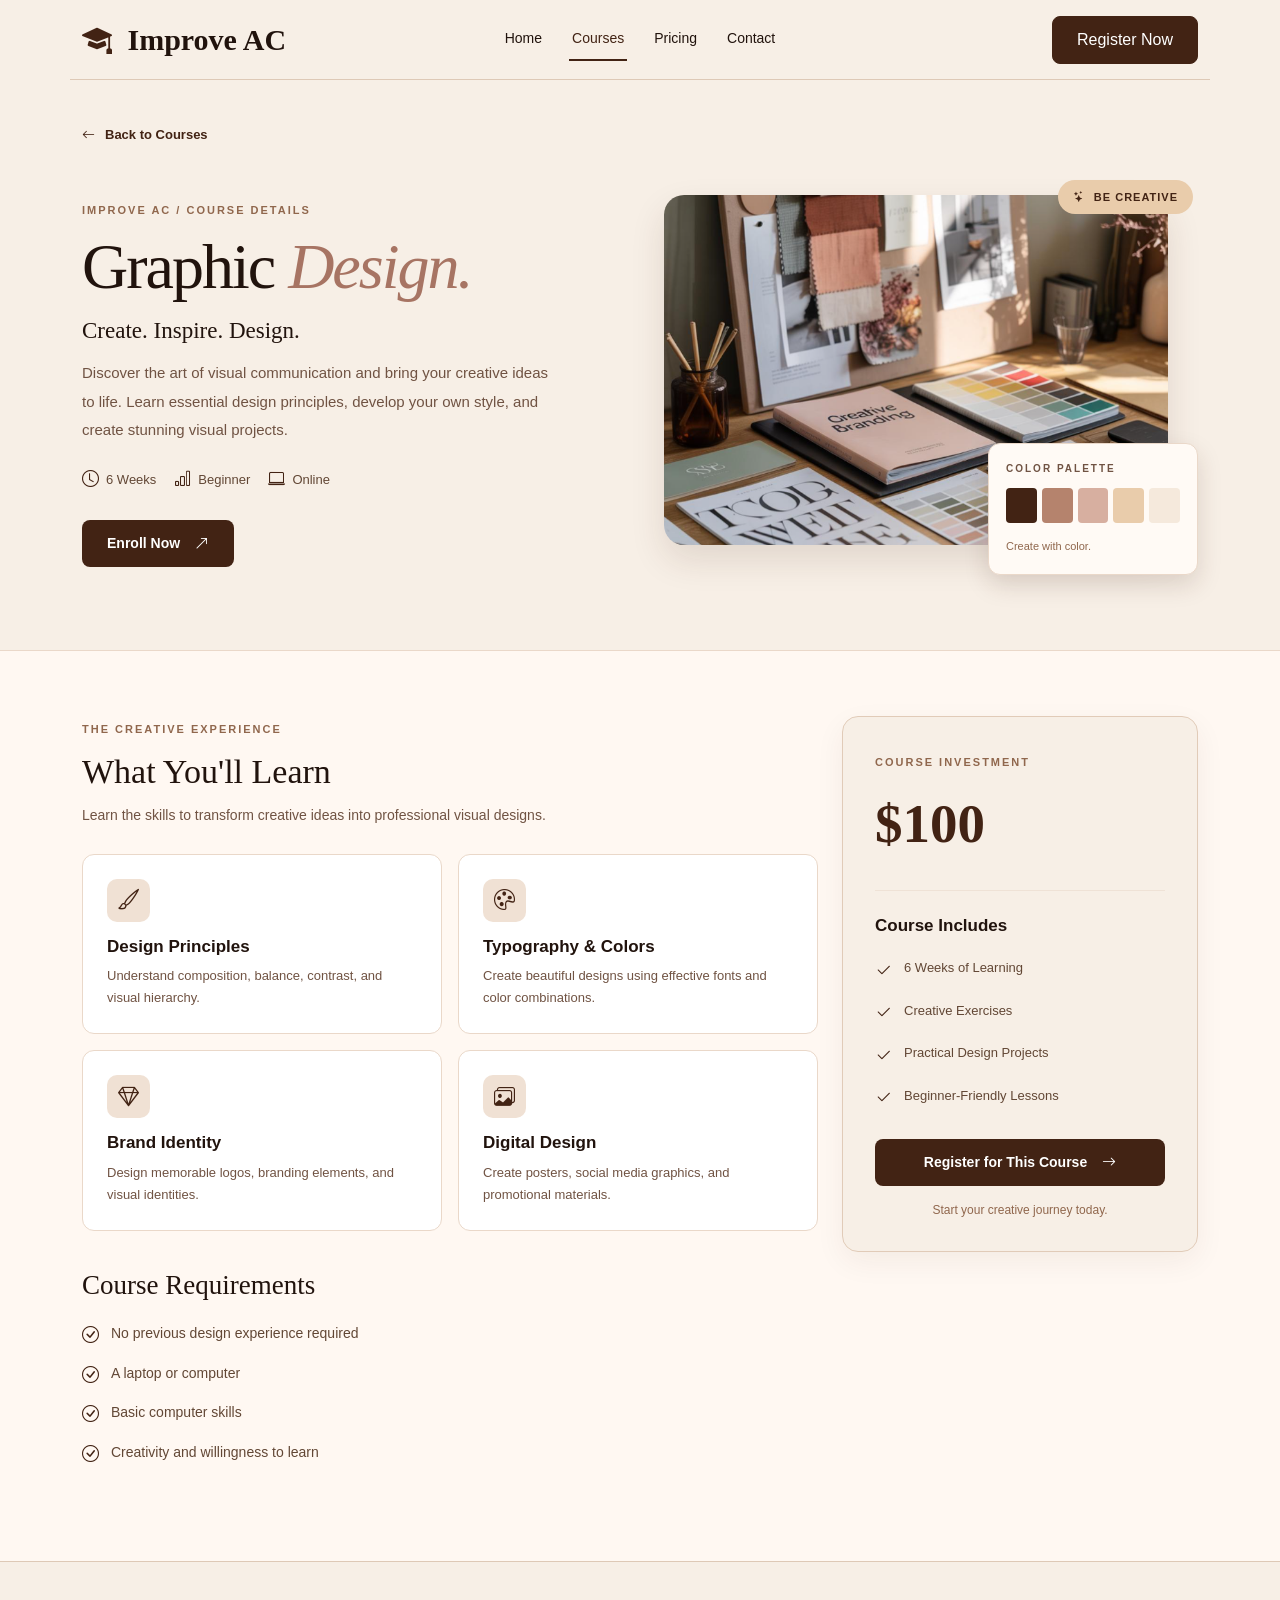
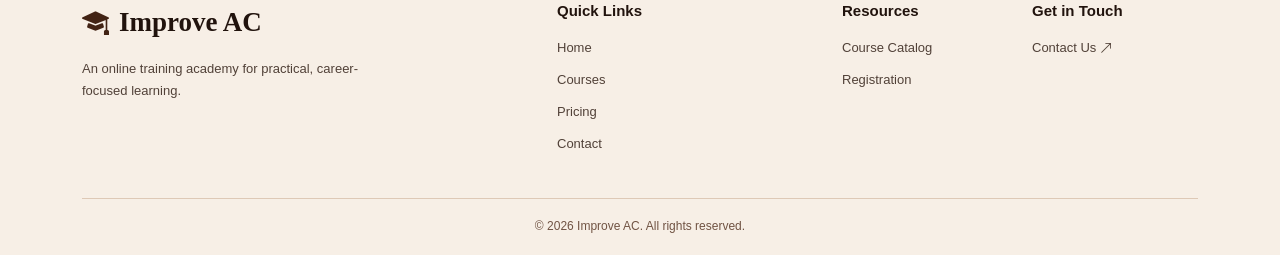
<file: graphic-design.html>
<!doctype html>
<html lang="en">
  <head>
    <meta charset="UTF-8" />
    <meta name="viewport" content="width=device-width, initial-scale=1.0" />

    <title>Graphic Design | Improve AC</title>

    <!-- Bootstrap CSS -->
    <link
      href="https://cdn.jsdelivr.net/npm/bootstrap@5.3.3/dist/css/bootstrap.min.css"
      rel="stylesheet"
    />

    <!-- Bootstrap Icons -->
    <link
      href="https://cdn.jsdelivr.net/npm/bootstrap-icons@1.11.3/font/bootstrap-icons.min.css"
      rel="stylesheet"
    />

    <!-- Shared CSS -->
    <link rel="stylesheet" href="css/style.css" />

    <!-- Graphic Design CSS -->
    <link rel="stylesheet" href="css/graphic.css" />
  </head>

  <body>
    <!-- ========== NAVBAR ========== -->
    <header>
      <nav class="navbar academy-navbar">
        <div class="container flex-wrap">
          <!-- Logo -->
          <a class="navbar-brand academy-logo" href="index.html">
            <i class="bi bi-mortarboard-fill"></i>
            Improve AC
          </a>

          <!-- Navigation Links -->
          <ul
            class="navbar-nav flex-row flex-wrap justify-content-center gap-3 gap-lg-4 academy-nav-links"
          >
            <li class="nav-item">
              <a class="nav-link" href="index.html"> Home </a>
            </li>

            <li class="nav-item">
              <a
                class="nav-link active"
                aria-current="page"
                href="courses.html"
              >
                Courses
              </a>
            </li>

            <li class="nav-item">
              <a class="nav-link" href="pricing.html"> Pricing </a>
            </li>

            <li class="nav-item">
              <a class="nav-link" href="contact.html"> Contact </a>
            </li>
          </ul>

          <a href="register.html" class="btn btn-chocolate nav-register">
            Register Now
          </a>
        </div>
      </nav>
    </header>

    <main class="graphic-page">
      <!-- ========== SECTION 1: HERO ========== -->
      <section class="graphic-hero">
        <div class="container">
          <!-- Back to Courses -->
          <a href="courses.html" class="graphic-back">
            <i class="bi bi-arrow-left"></i>
            Back to Courses
          </a>

          <div class="row align-items-center g-5">
            <!-- Left: Course Introduction -->
            <div class="col-lg-6">
              <div class="graphic-intro">
                <span class="graphic-label"> IMPROVE AC / COURSE DETAILS </span>

                <h1>Graphic <em>Design.</em></h1>

                <h2 class="graphic-tagline">Create. Inspire. Design.</h2>

                <p class="graphic-description">
                  Discover the art of visual communication and bring your
                  creative ideas to life. Learn essential design principles,
                  develop your own style, and create stunning visual projects.
                </p>

                <!-- Course Information -->
                <div class="graphic-info">
                  <span>
                    <i class="bi bi-clock"></i>
                    6 Weeks
                  </span>

                  <span>
                    <i class="bi bi-bar-chart"></i>
                    Beginner
                  </span>

                  <span>
                    <i class="bi bi-laptop"></i>
                    Online
                  </span>
                </div>

                <a href="register.html" class="graphic-primary-btn">
                  Enroll Now
                  <i class="bi bi-arrow-up-right"></i>
                </a>
              </div>
            </div>

            <!-- Right: Design Visual -->
            <div class="col-lg-6">
              <div class="graphic-visual">
                <!-- Main Image -->
                <img
                  src="images/graphic2.png"
                  alt="Graphic design workspace with creative tools"
                  class="graphic-image"
                />

                <!-- Floating Color Palette -->
                <div class="graphic-palette">
                  <span class="palette-title"> COLOR PALETTE </span>

                  <div class="palette-colors">
                    <span></span>
                    <span></span>
                    <span></span>
                    <span></span>
                    <span></span>
                  </div>

                  <small> Create with color. </small>
                </div>

                <!-- Decorative Label -->
                <div class="graphic-sticker">
                  <i class="bi bi-stars"></i>
                  BE CREATIVE
                </div>
              </div>
            </div>
          </div>
        </div>
      </section>

      <!-- ========== SECTION 2: COURSE DETAILS ========== -->
      <section class="graphic-details">
        <div class="container">
          <div class="row g-4">
            <!-- Left: Learning Content -->
            <div class="col-lg-8">
              <div class="graphic-learning">
                <span class="graphic-label"> THE CREATIVE EXPERIENCE </span>

                <h2>What You'll Learn</h2>

                <p class="graphic-section-desc">
                  Learn the skills to transform creative ideas into professional
                  visual designs.
                </p>

                <!-- Skills Grid -->
                <div class="row g-3">
                  <!-- Design Principles -->
                  <div class="col-sm-6">
                    <div class="graphic-skill-card">
                      <div class="graphic-skill-icon">
                        <i class="bi bi-brush"></i>
                      </div>

                      <h3>Design Principles</h3>

                      <p>
                        Understand composition, balance, contrast, and visual
                        hierarchy.
                      </p>
                    </div>
                  </div>

                  <!-- Typography & Colors -->
                  <div class="col-sm-6">
                    <div class="graphic-skill-card">
                      <div class="graphic-skill-icon">
                        <i class="bi bi-palette"></i>
                      </div>

                      <h3>Typography & Colors</h3>

                      <p>
                        Create beautiful designs using effective fonts and color
                        combinations.
                      </p>
                    </div>
                  </div>

                  <!-- Branding -->
                  <div class="col-sm-6">
                    <div class="graphic-skill-card">
                      <div class="graphic-skill-icon">
                        <i class="bi bi-gem"></i>
                      </div>

                      <h3>Brand Identity</h3>

                      <p>
                        Design memorable logos, branding elements, and visual
                        identities.
                      </p>
                    </div>
                  </div>

                  <!-- Social Media Design -->
                  <div class="col-sm-6">
                    <div class="graphic-skill-card">
                      <div class="graphic-skill-icon">
                        <i class="bi bi-images"></i>
                      </div>

                      <h3>Digital Design</h3>

                      <p>
                        Create posters, social media graphics, and promotional
                        materials.
                      </p>
                    </div>
                  </div>
                </div>

                <!-- Requirements -->
                <div class="graphic-requirements">
                  <h2>Course Requirements</h2>

                  <ul>
                    <li>
                      <i class="bi bi-check-circle"></i>
                      No previous design experience required
                    </li>

                    <li>
                      <i class="bi bi-check-circle"></i>
                      A laptop or computer
                    </li>

                    <li>
                      <i class="bi bi-check-circle"></i>
                      Basic computer skills
                    </li>

                    <li>
                      <i class="bi bi-check-circle"></i>
                      Creativity and willingness to learn
                    </li>
                  </ul>
                </div>
              </div>
            </div>

            <!-- Right: Pricing Card -->
            <div class="col-lg-4">
              <aside class="graphic-price-card">
                <span class="graphic-price-label"> COURSE INVESTMENT </span>

               
                <div class="graphic-price">$100</div>
  <hr />

                <h3>Course Includes</h3>

                <ul class="graphic-price-features">
                  <li>
                    <i class="bi bi-check2"></i>
                    6 Weeks of Learning
                  </li>

                  <li>
                    <i class="bi bi-check2"></i>
                    Creative Exercises
                  </li>

                  <li>
                    <i class="bi bi-check2"></i>
                    Practical Design Projects
                  </li>

                  <li>
                    <i class="bi bi-check2"></i>
                    Beginner-Friendly Lessons
                  </li>
                </ul>

                <a href="register.html" class="graphic-price-btn">
                  Register for This Course
                  <i class="bi bi-arrow-right"></i>
                </a>

                <p class="graphic-footer-note">
                  Start your creative journey today.
                </p>
              </aside>
            </div>
          </div>
        </div>
      </section>
    </main>

    <!-- ========== FOOTER ========== -->
    <footer class="academy-footer">
      <div class="container">
        <div class="row gy-4">
          <!-- Academy Information -->
          <div class="col-12 col-md-6 col-lg-5">
            <a href="index.html" class="footer-logo">
              <i class="bi bi-mortarboard-fill"></i>
              Improve AC
            </a>

            <p class="footer-description">
              An online training academy for practical, career-focused learning.
            </p>
          </div>

          <!-- Quick Links -->
          <div class="col-6 col-md-6 col-lg-3">
            <h4>Quick Links</h4>

            <ul class="footer-links">
              <li>
                <a href="index.html">Home</a>
              </li>

              <li>
                <a href="courses.html">Courses</a>
              </li>

              <li>
                <a href="pricing.html">Pricing</a>
              </li>

              <li>
                <a href="contact.html">Contact</a>
              </li>
            </ul>
          </div>

          <!-- Resources -->
          <div class="col-6 col-md-6 col-lg-2">
            <h4>Resources</h4>

            <ul class="footer-links">
              <li>
                <a href="courses.html"> Course Catalog </a>
              </li>

              <li>
                <a href="register.html"> Registration </a>
              </li>
            </ul>
          </div>

          <!-- Get in Touch -->
          <div class="col-12 col-md-6 col-lg-2">
            <h4>Get in Touch</h4>

            <a href="contact.html" class="footer-contact">
              Contact Us
              <i class="bi bi-arrow-up-right"></i>
            </a>
          </div>
        </div>

        <!-- Copyright -->
        <div class="footer-bottom">
          <p>&copy; 2026 Improve AC. All rights reserved.</p>
        </div>
      </div>
    </footer>
  </body>
</html>
</file>
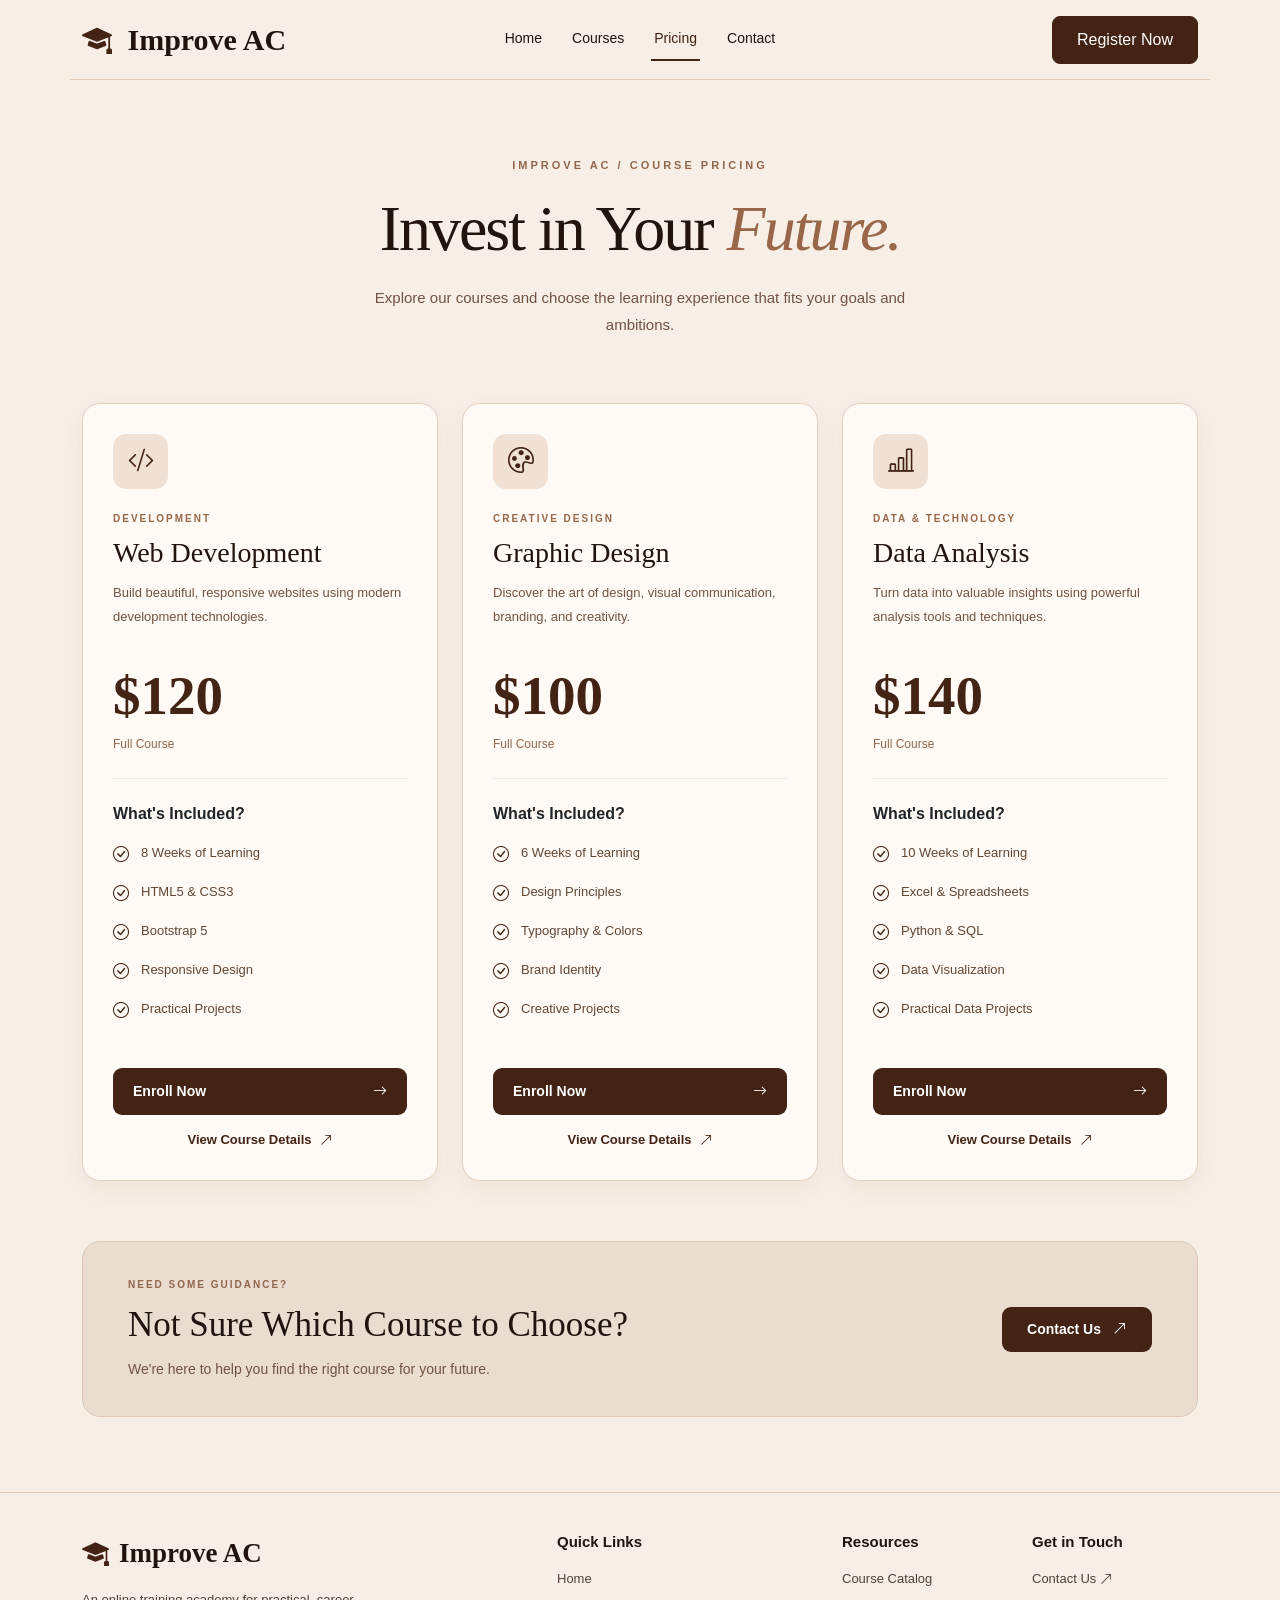
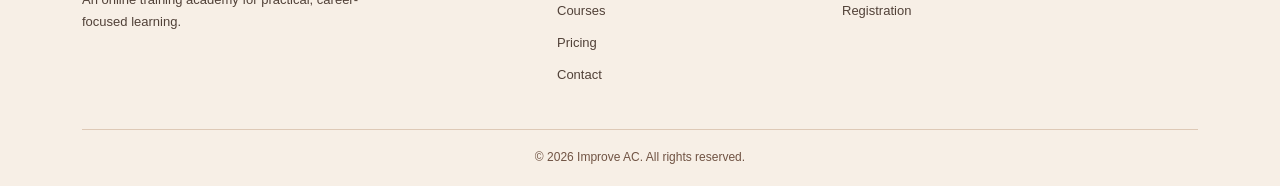
<file: pricing.html>
<!doctype html>
<html lang="en">
  <head>
    <meta charset="UTF-8" />
    <meta name="viewport" content="width=device-width, initial-scale=1.0" />

    <title>Pricing | Improve AC</title>

    <!-- Bootstrap CSS -->
    <link
      href="https://cdn.jsdelivr.net/npm/bootstrap@5.3.3/dist/css/bootstrap.min.css"
      rel="stylesheet"
    />

    <!-- Bootstrap Icons -->
    <link
      href="https://cdn.jsdelivr.net/npm/bootstrap-icons@1.11.3/font/bootstrap-icons.min.css"
      rel="stylesheet"
    />

    <!-- Global CSS -->
    <link rel="stylesheet" href="css/style.css" />

    <!-- Pricing CSS -->
    <link rel="stylesheet" href="css/price.css" />
  </head>

  <body>
    <!-- ========== NAVBAR ========== -->
    <header>
      <nav class="navbar academy-navbar">
        <div class="container flex-wrap">
          <!-- Logo -->
          <a class="navbar-brand academy-logo" href="index.html">
            <i class="bi bi-mortarboard-fill"></i>
            Improve AC
          </a>

          <!-- Navigation Links -->
          <ul
            class="navbar-nav flex-row flex-wrap justify-content-center gap-3 gap-lg-4 academy-nav-links"
          >
            <li class="nav-item">
              <a class="nav-link" href="index.html"> Home </a>
            </li>

            <li class="nav-item">
              <a class="nav-link" href="courses.html"> Courses </a>
            </li>

            <li class="nav-item">
              <a
                class="nav-link active"
                aria-current="page"
                href="pricing.html"
              >
                Pricing
              </a>
            </li>

            <li class="nav-item">
              <a class="nav-link" href="contact.html"> Contact </a>
            </li>
          </ul>

          <!-- Register Button -->
          <a href="register.html" class="btn btn-chocolate nav-register">
            Register Now
          </a>
        </div>
      </nav>
    </header>

    <main class="pricing-page">
      <!-- ========== PRICING INTRO ========== -->
      <section class="pricing-hero">
        <div class="container">
          <div class="pricing-intro text-center">
            <span class="pricing-label"> IMPROVE AC / COURSE PRICING </span>

            <h1>Invest in Your <em>Future.</em></h1>

            <p>
              Explore our courses and choose the learning experience that fits
              your goals and ambitions.
            </p>
          </div>
        </div>
      </section>

      <!-- ========== PRICING CARDS ========== -->
      <section class="pricing-section">
        <div class="container">
          <div class="row g-4 justify-content-center">
            <!-- ===== WEB DEVELOPMENT ===== -->
            <div class="col-md-6 col-lg-4">
              <article class="card pricing-card h-100">
                <div class="card-body d-flex flex-column">
                  <!-- Icon -->
                  <div class="pricing-icon">
                    <i class="bi bi-code-slash"></i>
                  </div>

                  <span class="pricing-category"> DEVELOPMENT </span>

                  <h2>Web Development</h2>

                  <p class="pricing-description">
                    Build beautiful, responsive websites using modern
                    development technologies.
                  </p>

                  <!-- Price -->
                  <div class="pricing-amount">$120</div>

                  <p class="pricing-period">Full Course</p>

                  <hr />

                  <!-- Features -->
                  <h3>What's Included?</h3>

                  <ul class="pricing-features">
                    <li>
                      <i class="bi bi-check-circle"></i>
                      8 Weeks of Learning
                    </li>

                    <li>
                      <i class="bi bi-check-circle"></i>
                      HTML5 & CSS3
                    </li>

                    <li>
                      <i class="bi bi-check-circle"></i>
                      Bootstrap 5
                    </li>

                    <li>
                      <i class="bi bi-check-circle"></i>
                      Responsive Design
                    </li>

                    <li>
                      <i class="bi bi-check-circle"></i>
                      Practical Projects
                    </li>
                  </ul>

                  <!-- Buttons -->
                  <div class="pricing-actions mt-auto">
                    <a href="register.html" class="pricing-btn">
                      Enroll Now
                      <i class="bi bi-arrow-right"></i>
                    </a>

                    <a href="web-development.html" class="pricing-details-link">
                      View Course Details
                      <i class="bi bi-arrow-up-right"></i>
                    </a>
                  </div>
                </div>
              </article>
            </div>

            <!-- ===== GRAPHIC DESIGN ===== -->
            <div class="col-md-6 col-lg-4">
              <article class="card pricing-card h-100">
                <div class="card-body d-flex flex-column">
                  <!-- Icon -->
                  <div class="pricing-icon">
                    <i class="bi bi-palette"></i>
                  </div>

                  <span class="pricing-category"> CREATIVE DESIGN </span>

                  <h2>Graphic Design</h2>

                  <p class="pricing-description">
                    Discover the art of design, visual communication, branding,
                    and creativity.
                  </p>

                  <!-- Price -->
                  <div class="pricing-amount">$100</div>

                  <p class="pricing-period">Full Course</p>

                  <hr />

                  <!-- Features -->
                  <h3>What's Included?</h3>

                  <ul class="pricing-features">
                    <li>
                      <i class="bi bi-check-circle"></i>
                      6 Weeks of Learning
                    </li>

                    <li>
                      <i class="bi bi-check-circle"></i>
                      Design Principles
                    </li>

                    <li>
                      <i class="bi bi-check-circle"></i>
                      Typography & Colors
                    </li>

                    <li>
                      <i class="bi bi-check-circle"></i>
                      Brand Identity
                    </li>

                    <li>
                      <i class="bi bi-check-circle"></i>
                      Creative Projects
                    </li>
                  </ul>

                  <!-- Buttons -->
                  <div class="pricing-actions mt-auto">
                    <a href="register.html" class="pricing-btn">
                      Enroll Now
                      <i class="bi bi-arrow-right"></i>
                    </a>

                    <a href="graphic-design.html" class="pricing-details-link">
                      View Course Details
                      <i class="bi bi-arrow-up-right"></i>
                    </a>
                  </div>
                </div>
              </article>
            </div>

            <!-- ===== DATA ANALYSIS ===== -->
            <div class="col-md-6 col-lg-4">
              <article class="card pricing-card h-100">
                <div class="card-body d-flex flex-column">
                  <!-- Icon -->
                  <div class="pricing-icon">
                    <i class="bi bi-bar-chart-line"></i>
                  </div>

                  <span class="pricing-category"> DATA & TECHNOLOGY </span>

                  <h2>Data Analysis</h2>

                  <p class="pricing-description">
                    Turn data into valuable insights using powerful analysis
                    tools and techniques.
                  </p>

                  <!-- Price -->
                  <div class="pricing-amount">$140</div>

                  <p class="pricing-period">Full Course</p>

                  <hr />

                  <!-- Features -->
                  <h3>What's Included?</h3>

                  <ul class="pricing-features">
                    <li>
                      <i class="bi bi-check-circle"></i>
                      10 Weeks of Learning
                    </li>

                    <li>
                      <i class="bi bi-check-circle"></i>
                      Excel & Spreadsheets
                    </li>

                    <li>
                      <i class="bi bi-check-circle"></i>
                      Python & SQL
                    </li>

                    <li>
                      <i class="bi bi-check-circle"></i>
                      Data Visualization
                    </li>

                    <li>
                      <i class="bi bi-check-circle"></i>
                      Practical Data Projects
                    </li>
                  </ul>

                  <!-- Buttons -->
                  <div class="pricing-actions mt-auto">
                    <a href="register.html" class="pricing-btn">
                      Enroll Now
                      <i class="bi bi-arrow-right"></i>
                    </a>

                    <a href="data-analysis.html" class="pricing-details-link">
                      View Course Details
                      <i class="bi bi-arrow-up-right"></i>
                    </a>
                  </div>
                </div>
              </article>
            </div>
          </div>

          <!-- ========== HELP BANNER ========== -->
          <div class="pricing-help">
            <div class="row align-items-center g-3">
              <div class="col-md-8">
                <span class="pricing-help-label"> NEED SOME GUIDANCE? </span>

                <h2>Not Sure Which Course to Choose?</h2>

                <p>
                  We're here to help you find the right course for your future.
                </p>
              </div>

              <div class="col-md-4 text-md-end">
                <a href="contact.html" class="pricing-contact-btn">
                  Contact Us
                  <i class="bi bi-arrow-up-right"></i>
                </a>
              </div>
            </div>
          </div>
        </div>
      </section>
    </main>

    <!-- ========== FOOTER ========== -->
    <footer class="academy-footer">
      <div class="container">
        <div class="row gy-4">
          <!-- Academy Information -->
          <div class="col-12 col-md-6 col-lg-5">
            <a href="index.html" class="footer-logo">
              <i class="bi bi-mortarboard-fill"></i>
              Improve AC
            </a>

            <p class="footer-description">
              An online training academy for practical, career-focused learning.
            </p>
          </div>

          <!-- Quick Links -->
          <div class="col-6 col-md-6 col-lg-3">
            <h4>Quick Links</h4>

            <ul class="footer-links">
              <li>
                <a href="index.html">Home</a>
              </li>

              <li>
                <a href="courses.html">Courses</a>
              </li>

              <li>
                <a href="pricing.html">Pricing</a>
              </li>

              <li>
                <a href="contact.html">Contact</a>
              </li>
            </ul>
          </div>

          <!-- Resources -->
          <div class="col-6 col-md-6 col-lg-2">
            <h4>Resources</h4>

            <ul class="footer-links">
              <li>
                <a href="courses.html"> Course Catalog </a>
              </li>

              <li>
                <a href="register.html"> Registration </a>
              </li>
            </ul>
          </div>

          <!-- Get in Touch -->
          <div class="col-12 col-md-6 col-lg-2">
            <h4>Get in Touch</h4>

            <a href="contact.html" class="footer-contact">
              Contact Us
              <i class="bi bi-arrow-up-right"></i>
            </a>
          </div>
        </div>

        <!-- Copyright -->
        <div class="footer-bottom">
          <p>&copy; 2026 Improve AC. All rights reserved.</p>
        </div>
      </div>
    </footer>
  </body>
</html>
</file>
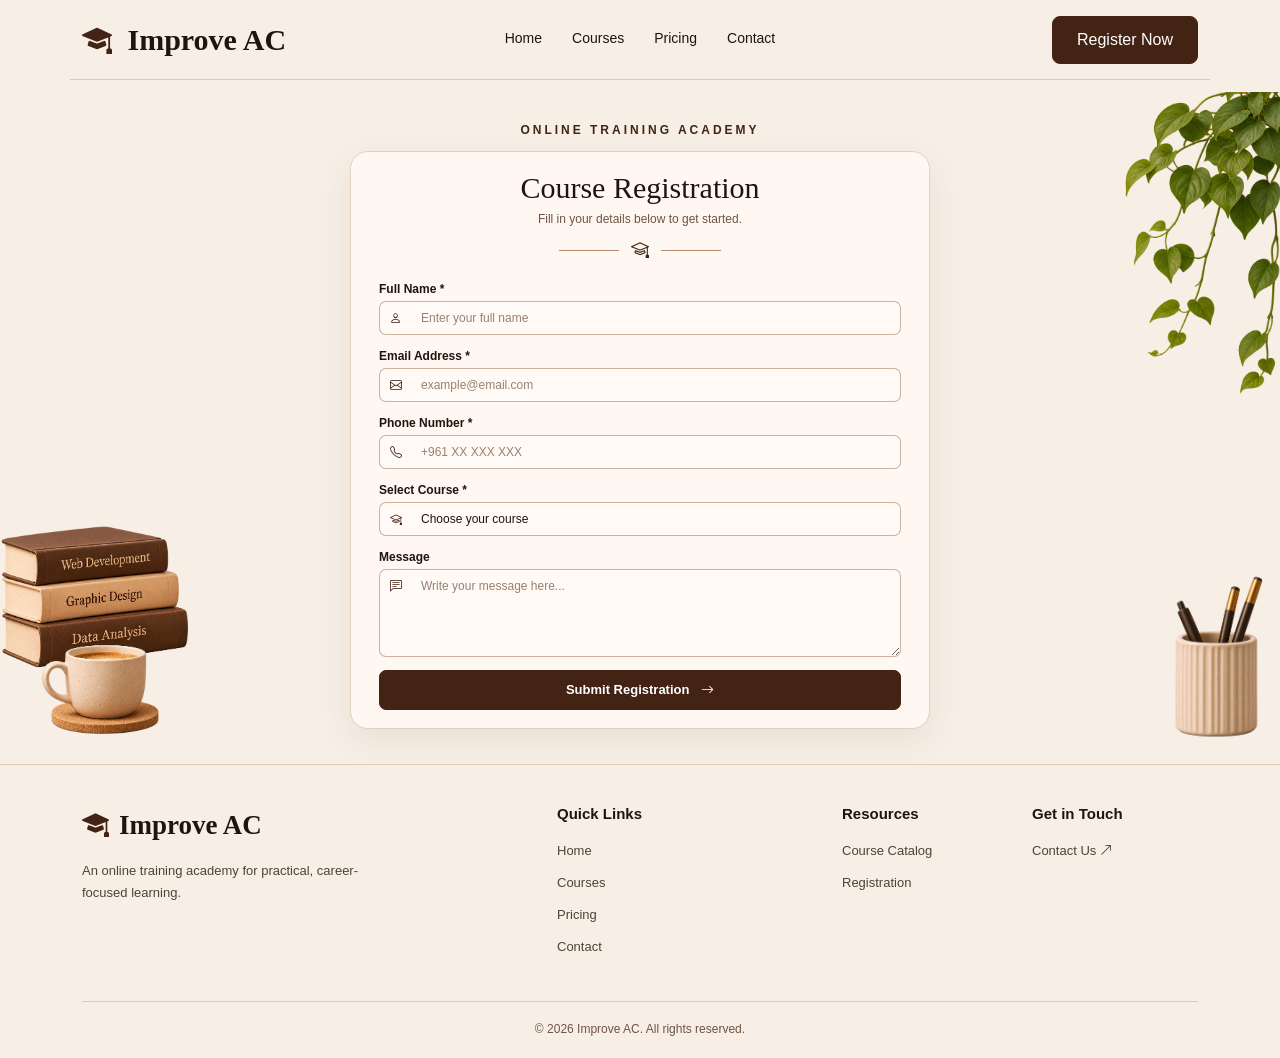
<file: register.html>
<!doctype html>
<html lang="en">
  <head>
    <meta charset="UTF-8" />
    <meta name="viewport" content="width=device-width, initial-scale=1.0" />

    <title>Course Registration | Improve AC</title>

    <!-- Bootstrap CSS -->
    <link
      href="https://cdn.jsdelivr.net/npm/bootstrap@5.3.3/dist/css/bootstrap.min.css"
      rel="stylesheet"
    />

    <!-- Bootstrap Icons -->
    <link
      href="https://cdn.jsdelivr.net/npm/bootstrap-icons@1.11.3/font/bootstrap-icons.min.css"
      rel="stylesheet"
    />

    <!-- Shared CSS -->
    <link rel="stylesheet" href="css/style.css" />

    <!-- Registration CSS -->
    <link rel="stylesheet" href="css/register.css" />
  </head>

  <body>
    <!-- ========== NAVBAR ========== -->
    <header>
      <nav class="navbar academy-navbar">
        <div class="container flex-wrap">
          <!-- Logo -->
          <a class="navbar-brand academy-logo" href="index.html">
            <i class="bi bi-mortarboard-fill"></i>
            Improve AC
          </a>

          <!-- Navigation Links -->
          <ul
            class="navbar-nav flex-row flex-wrap justify-content-center gap-3 gap-lg-4 academy-nav-links"
          >
            <li class="nav-item">
              <a class="nav-link" href="index.html"> Home </a>
            </li>

            <li class="nav-item">
              <a class="nav-link" href="courses.html"> Courses </a>
            </li>

            <li class="nav-item">
              <a class="nav-link" href="pricing.html"> Pricing </a>
            </li>

            <li class="nav-item">
              <a class="nav-link" href="contact.html"> Contact </a>
            </li>
          </ul>

          <!-- Register Button -->
          <a href="register.html" class="btn btn-chocolate nav-register">
            Register Now
          </a>
        </div>
      </nav>
    </header>

    <!-- ========== REGISTRATION PAGE ========== -->
    <main class="registration-page">
      <!-- Decorative Images -->
      <img
        src="images/registration-books.png"
        class="registration-decoration decor-books"
        alt=""
        aria-hidden="true"
      />

      <img
        src="images/registration-leaves.png"
        class="registration-decoration decor-leaves"
        alt=""
        aria-hidden="true"
      />

      <img
        src="images/registration-pencils.png"
        class="registration-decoration decor-pencils"
        alt=""
        aria-hidden="true"
      />

      <div class="container registration-container">
        <!-- Page Introduction -->
        <div class="registration-intro text-center">
          <span class="registration-label"> ONLINE TRAINING ACADEMY </span>
        </div>

        <!-- ========== REGISTRATION CARD ========== -->
        <section class="registration-card">
          <!-- Card Heading -->
          <div class="registration-heading text-center">
            <h1>Course Registration</h1>

            <p>Fill in your details below to get started.</p>

            <!-- Decorative Divider -->
            <div class="registration-divider">
              <span></span>

              <i class="bi bi-mortarboard"></i>

              <span></span>
            </div>
          </div>

          <!-- ========== FORM ========== -->
          <form
            action="https://formsubmit.co/your-email@example.com"
            method="POST"
          >
            <!-- Email Subject -->
            <input
              type="hidden"
              name="_subject"
              value="New Improve AC Registration"
            />

            <div class="row g-3">
              <!-- Full Name -->
              <div class="col-12">
                <label for="fullName" class="form-label"> Full Name * </label>

                <div class="input-group">
                  <span class="input-group-text">
                    <i class="bi bi-person"></i>
                  </span>

                  <input
                    type="text"
                    id="fullName"
                    name="name"
                    class="form-control"
                    placeholder="Enter your full name"
                    autocomplete="name"
                    required
                  />
                </div>
              </div>

              <!-- Email Address -->
              <div class="col-12">
                <label for="email" class="form-label"> Email Address * </label>

                <div class="input-group">
                  <span class="input-group-text">
                    <i class="bi bi-envelope"></i>
                  </span>

                  <input
                    type="email"
                    id="email"
                    name="email"
                    class="form-control"
                    placeholder="example@email.com"
                    autocomplete="email"
                    required
                  />
                </div>
              </div>

              <!-- Phone Number -->
              <div class="col-12">
                <label for="phone" class="form-label"> Phone Number * </label>

                <div class="input-group">
                  <span class="input-group-text">
                    <i class="bi bi-telephone"></i>
                  </span>

                  <input
                    type="tel"
                    id="phone"
                    name="phone"
                    class="form-control"
                    placeholder="+961 XX XXX XXX"
                    autocomplete="tel"
                    required
                  />
                </div>
              </div>

              <!-- Course Selection -->
              <div class="col-12">
                <label for="course" class="form-label"> Select Course * </label>

                <div class="input-group">
                  <span class="input-group-text">
                    <i class="bi bi-mortarboard"></i>
                  </span>

                  <select
                    id="course"
                    name="course"
                    class="form-select"
                    required
                  >
                    <option value="" selected disabled>
                      Choose your course
                    </option>

                    <option value="Web Development">Web Development</option>

                    <option value="Graphic Design">Graphic Design</option>

                    <option value="Data Analysis">Data Analysis</option>
                  </select>
                </div>
              </div>

              <!-- Message -->
              <div class="col-12">
                <label for="message" class="form-label"> Message </label>

                <div class="input-group">
                  <span class="input-group-text align-items-start">
                    <i class="bi bi-chat-left-text"></i>
                  </span>

                  <textarea
                    id="message"
                    name="message"
                    class="form-control"
                    rows="4"
                    placeholder="Write your message here..."
                  ></textarea>
                </div>
              </div>

              <!-- Submit Button -->
              <div class="col-12">
                <button type="submit" class="btn registration-submit w-100">
                  Submit Registration

                  <i class="bi bi-arrow-right ms-2"></i>
                </button>
              </div>
            </div>
          </form>
        </section>
      </div>
    </main>

    <!-- ========== FOOTER ========== -->
    <footer class="academy-footer">
      <div class="container">
        <div class="row gy-4">
          <!-- Academy Information -->
          <div class="col-12 col-md-6 col-lg-5">
            <a href="index.html" class="footer-logo">
              <i class="bi bi-mortarboard-fill"></i>
              Improve AC
            </a>

            <p class="footer-description">
              An online training academy for practical, career-focused learning.
            </p>
          </div>

          <!-- Quick Links -->
          <div class="col-6 col-md-6 col-lg-3">
            <h4>Quick Links</h4>

            <ul class="footer-links">
              <li>
                <a href="index.html">Home</a>
              </li>

              <li>
                <a href="courses.html">Courses</a>
              </li>

              <li>
                <a href="pricing.html">Pricing</a>
              </li>

              <li>
                <a href="contact.html">Contact</a>
              </li>
            </ul>
          </div>

          <!-- Resources -->
          <div class="col-6 col-md-6 col-lg-2">
            <h4>Resources</h4>

            <ul class="footer-links">
              <li>
                <a href="courses.html"> Course Catalog </a>
              </li>

              <li>
                <a href="register.html"> Registration </a>
              </li>
            </ul>
          </div>

          <!-- Get in Touch -->
          <div class="col-12 col-md-6 col-lg-2">
            <h4>Get in Touch</h4>

            <a href="contact.html" class="footer-contact">
              Contact Us
              <i class="bi bi-arrow-up-right"></i>
            </a>
          </div>
        </div>

        <!-- Copyright -->
        <div class="footer-bottom">
          <p>&copy; 2026 Improve AC. All rights reserved.</p>
        </div>
      </div>
    </footer>
  </body>
</html>
</file>
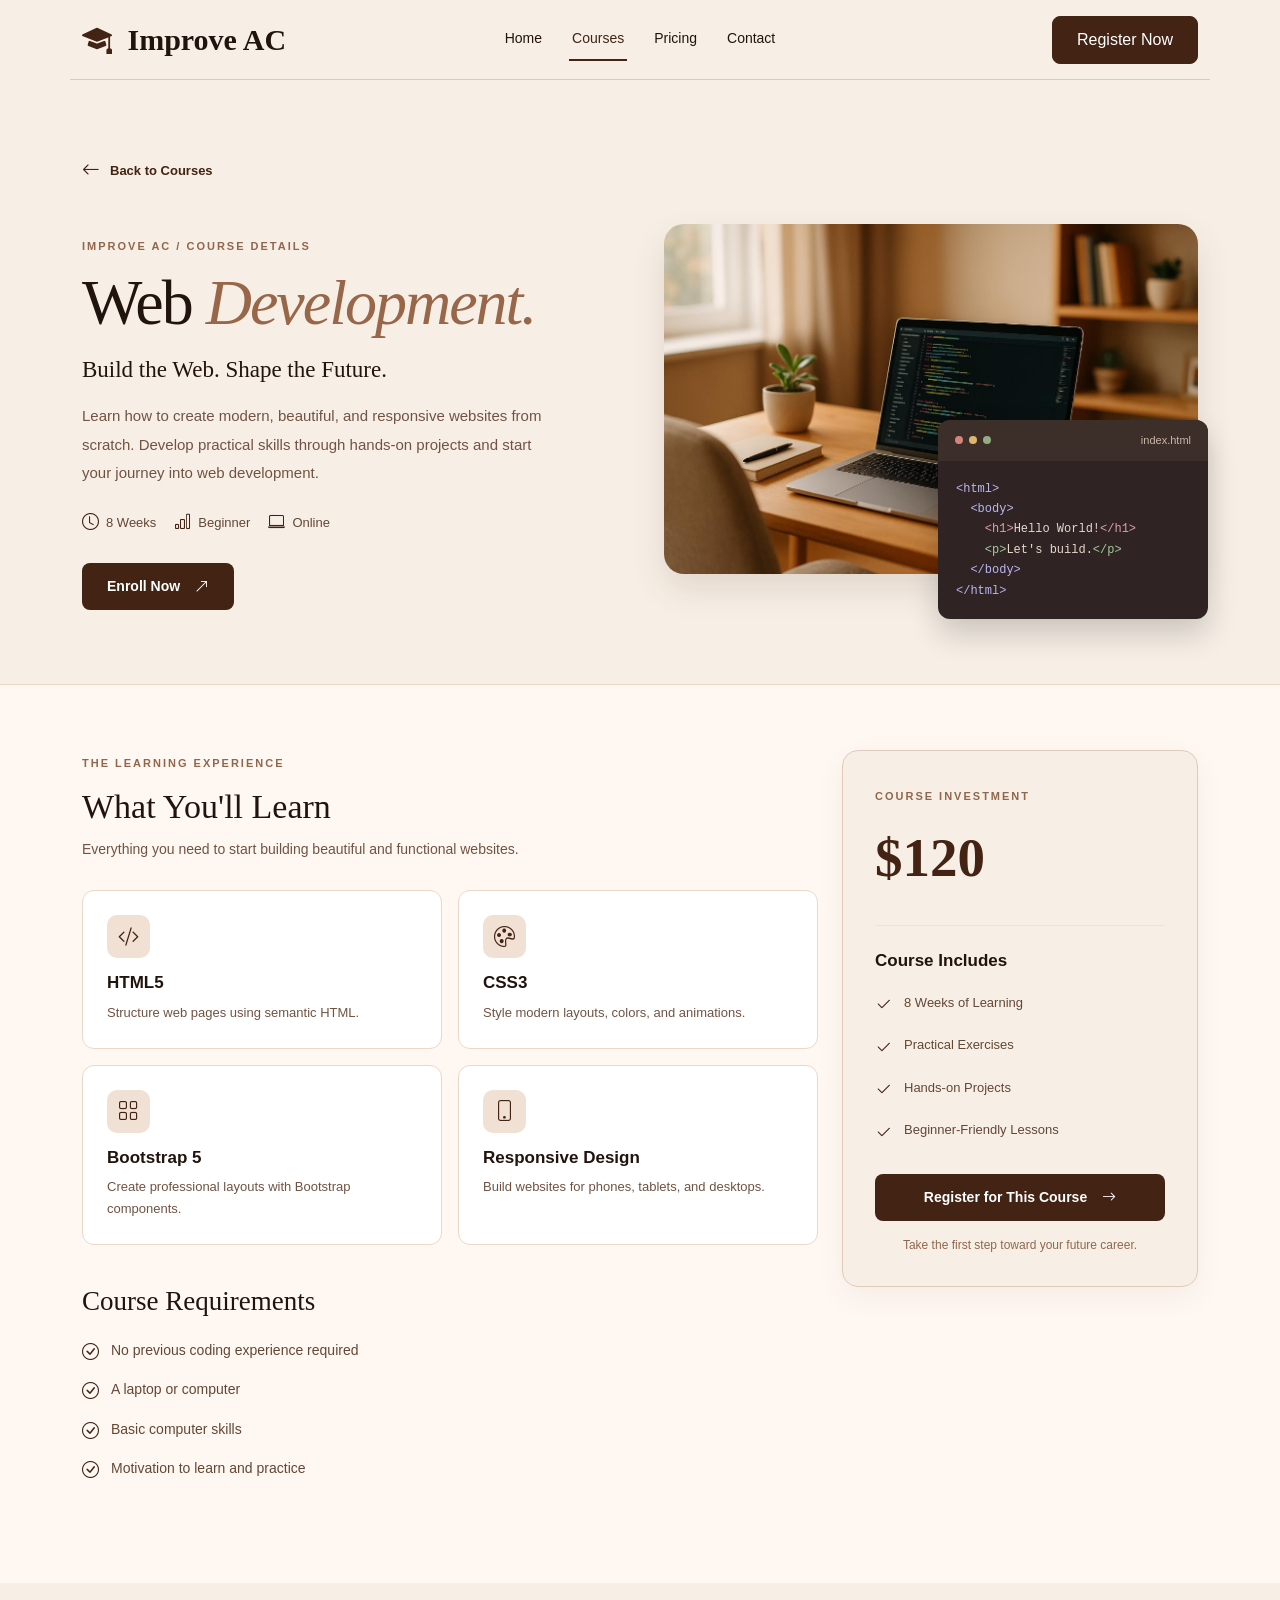
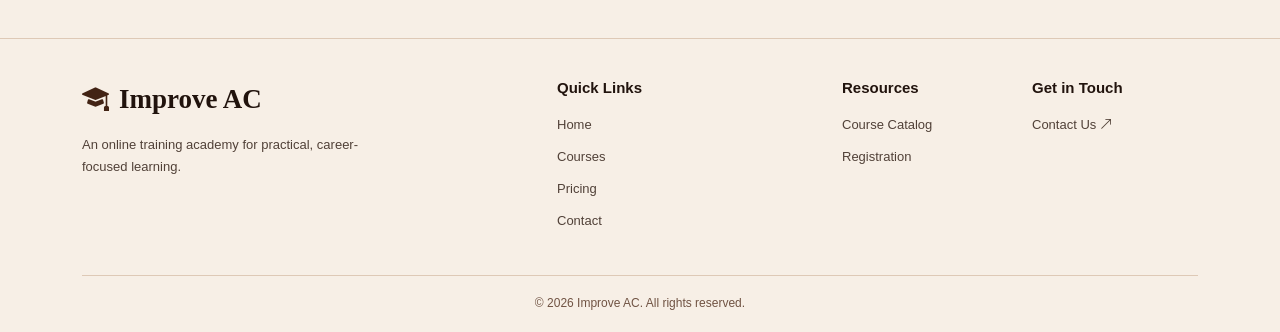
<file: web-development.html>
<!doctype html>
<html lang="en">
  <head>
    <meta charset="UTF-8" />
    <meta name="viewport" content="width=device-width, initial-scale=1.0" />

    <title>Web Development | Improve AC</title>

    <!-- Bootstrap CSS -->
    <link
      href="https://cdn.jsdelivr.net/npm/bootstrap@5.3.3/dist/css/bootstrap.min.css"
      rel="stylesheet"
    />

    <!-- Bootstrap Icons -->
    <link
      href="https://cdn.jsdelivr.net/npm/bootstrap-icons@1.11.3/font/bootstrap-icons.min.css"
      rel="stylesheet"
    />

    <!-- Shared CSS -->
    <link rel="stylesheet" href="css/style.css" />

    <!-- Course Details CSS -->
    <link rel="stylesheet" href="css/web.css" />
  </head>

  <body>
    <!-- ========== NAVBAR ========== -->
    <header>
      <nav class="navbar academy-navbar">
        <div class="container flex-wrap">
          <!-- Logo -->
          <a class="navbar-brand academy-logo" href="index.html">
            <i class="bi bi-mortarboard-fill"></i>
            Improve AC
          </a>

          <!-- Navigation Links -->
          <ul
            class="navbar-nav flex-row flex-wrap justify-content-center gap-3 gap-lg-4 academy-nav-links"
          >
            <li class="nav-item">
              <a class="nav-link" href="index.html"> Home </a>
            </li>

            <li class="nav-item">
              <a
                class="nav-link active"
                aria-current="page"
                href="courses.html"
              >
                Courses
              </a>
            </li>

            <li class="nav-item">
              <a class="nav-link" href="pricing.html"> Pricing </a>
            </li>

            <li class="nav-item">
              <a class="nav-link" href="contact.html"> Contact </a>
            </li>
          </ul>

          <a href="register.html" class="btn btn-chocolate nav-register">
            Register Now
          </a>
        </div>
      </nav>
    </header>

    <main class="webdev-page">
      <!-- ========== SECTION 1: HERO ========== -->
      <section class="webdev-hero">
        <div class="container">
          <!-- Back Link -->
          <a href="courses.html" class="webdev-back">
            <i class="bi bi-arrow-left"></i>
            Back to Courses
          </a>

          <div class="row align-items-center g-5">
            <!-- Left: Course Introduction -->
            <div class="col-lg-6">
              <div class="webdev-intro">
                <span class="webdev-label"> IMPROVE AC / COURSE DETAILS </span>

                <h1>Web <em>Development.</em></h1>

                <p class="webdev-tagline">Build the Web. Shape the Future.</p>

                <p class="webdev-description">
                  Learn how to create modern, beautiful, and responsive websites
                  from scratch. Develop practical skills through hands-on
                  projects and start your journey into web development.
                </p>

                <!-- Course Information -->
                <div class="webdev-info">
                  <span>
                    <i class="bi bi-clock"></i>
                    8 Weeks
                  </span>

                  <span>
                    <i class="bi bi-bar-chart"></i>
                    Beginner
                  </span>

                  <span>
                    <i class="bi bi-laptop"></i>
                    Online
                  </span>
                </div>

                <a href="register.html" class="webdev-primary-btn">
                  Enroll Now
                  <i class="bi bi-arrow-up-right"></i>
                </a>
              </div>
            </div>

            <!-- Right: Course Visual -->
            <div class="col-lg-6">
              <div class="webdev-visual">
                <!-- Course Image -->
                <img
                  src="images/webc.PNG"
                  alt="Laptop showing web development code"
                  class="webdev-image"
                />

                <!-- Floating Code Window -->
                <div class="webdev-code">
                  <div class="code-header">
                    <div class="code-dots">
                      <span></span>
                      <span></span>
                      <span></span>
                    </div>

                    <span>index.html</span>
                  </div>

                  <pre><code><span class="code-purple">&lt;html&gt;</span>
  <span class="code-purple">&lt;body&gt;</span>
    <span class="code-pink">&lt;h1&gt;</span>Hello World!<span class="code-pink">&lt;/h1&gt;</span>
    <span class="code-green">&lt;p&gt;</span>Let's build.<span class="code-green">&lt;/p&gt;</span>
  <span class="code-purple">&lt;/body&gt;</span>
<span class="code-purple">&lt;/html&gt;</span></code></pre>
                </div>
              </div>
            </div>
          </div>
        </div>
      </section>

      <!-- ========== SECTION 2: COURSE DETAILS ========== -->
      <section class="webdev-details">
        <div class="container">
          <div class="row g-4">
            <!-- Left: Learning Content -->
            <div class="col-lg-8">
              <div class="webdev-learning">
                <span class="webdev-label"> THE LEARNING EXPERIENCE </span>

                <h2>What You'll Learn</h2>

                <p class="webdev-section-desc">
                  Everything you need to start building beautiful and functional
                  websites.
                </p>

                <!-- Skills Grid -->
                <div class="row g-3">
                  <!-- HTML -->
                  <div class="col-sm-6">
                    <div class="webdev-skill-card">
                      <div class="skill-icon">
                        <i class="bi bi-code-slash"></i>
                      </div>

                      <h3>HTML5</h3>

                      <p>Structure web pages using semantic HTML.</p>
                    </div>
                  </div>

                  <!-- CSS -->
                  <div class="col-sm-6">
                    <div class="webdev-skill-card">
                      <div class="skill-icon">
                        <i class="bi bi-palette"></i>
                      </div>

                      <h3>CSS3</h3>

                      <p>Style modern layouts, colors, and animations.</p>
                    </div>
                  </div>

                  <!-- Bootstrap -->
                  <div class="col-sm-6">
                    <div class="webdev-skill-card">
                      <div class="skill-icon">
                        <i class="bi bi-grid"></i>
                      </div>

                      <h3>Bootstrap 5</h3>

                      <p>
                        Create professional layouts with Bootstrap components.
                      </p>
                    </div>
                  </div>

                  <!-- Responsive Design -->
                  <div class="col-sm-6">
                    <div class="webdev-skill-card">
                      <div class="skill-icon">
                        <i class="bi bi-phone"></i>
                      </div>

                      <h3>Responsive Design</h3>

                      <p>Build websites for phones, tablets, and desktops.</p>
                    </div>
                  </div>
                </div>

                <!-- Requirements -->
                <div class="webdev-requirements">
                  <h2>Course Requirements</h2>

                  <ul>
                    <li>
                      <i class="bi bi-check-circle"></i>
                      No previous coding experience required
                    </li>

                    <li>
                      <i class="bi bi-check-circle"></i>
                      A laptop or computer
                    </li>

                    <li>
                      <i class="bi bi-check-circle"></i>
                      Basic computer skills
                    </li>

                    <li>
                      <i class="bi bi-check-circle"></i>
                      Motivation to learn and practice
                    </li>
                  </ul>
                </div>
              </div>
            </div>

            <!-- Right: Price Card -->
            <div class="col-lg-4">
              <aside class="webdev-price-card">
                <span class="price-label"> COURSE INVESTMENT </span>

                <!-- Replace with real course price -->
                <div class="course-price">$120</div>

                
                <hr />

                <h3>Course Includes</h3>

                <ul class="price-features">
                  <li>
                    <i class="bi bi-check2"></i>
                    8 Weeks of Learning
                  </li>

                  <li>
                    <i class="bi bi-check2"></i>
                    Practical Exercises
                  </li>

                  <li>
                    <i class="bi bi-check2"></i>
                    Hands-on Projects
                  </li>

                  <li>
                    <i class="bi bi-check2"></i>
                    Beginner-Friendly Lessons
                  </li>
                </ul>

                <a href="register.html" class="webdev-price-btn">
                  Register for This Course

                  <i class="bi bi-arrow-right"></i>
                </a>

                <p class="price-footer-note">
                  Take the first step toward your future career.
                </p>
              </aside>
            </div>
          </div>
        </div>
      </section>
    </main>

    <!-- ========== FOOTER ========== -->
    <footer class="academy-footer">
      <div class="container">
        <div class="row gy-4">
          <!-- Academy -->
          <div class="col-12 col-md-6 col-lg-5">
            <a href="index.html" class="footer-logo">
              <i class="bi bi-mortarboard-fill"></i>
              Improve AC
            </a>

            <p class="footer-description">
              An online training academy for practical, career-focused learning.
            </p>
          </div>

          <!-- Quick Links -->
          <div class="col-6 col-md-6 col-lg-3">
            <h4>Quick Links</h4>

            <ul class="footer-links">
              <li><a href="index.html">Home</a></li>
              <li><a href="courses.html">Courses</a></li>
              <li><a href="pricing.html">Pricing</a></li>
              <li><a href="contact.html">Contact</a></li>
            </ul>
          </div>

          <!-- Resources -->
          <div class="col-6 col-md-6 col-lg-2">
            <h4>Resources</h4>

            <ul class="footer-links">
              <li>
                <a href="courses.html"> Course Catalog </a>
              </li>

              <li>
                <a href="register.html"> Registration </a>
              </li>
            </ul>
          </div>

          <!-- Contact -->
          <div class="col-12 col-md-6 col-lg-2">
            <h4>Get in Touch</h4>

            <a href="contact.html" class="footer-contact">
              Contact Us
              <i class="bi bi-arrow-up-right"></i>
            </a>
          </div>
        </div>

        <!-- Copyright -->
        <div class="footer-bottom">
          <p>&copy; 2026 Improve AC. All rights reserved.</p>
        </div>
      </div>
    </footer>
  </body>
</html>
</file>
<file: css/style.css>
/* =====================================
   IMPROVE AC - GLOBAL STYLES
===================================== */

:root {
  --beige: #f7efe6;
  --chocolate: #422314;
  --chocolate-hover: #633925;
  --dark: #21130d;
  --border-color: #dec9b6;
}

body {
  margin: 0;
  background-color: var(--beige);
  color: var(--dark);
  font-family: Arial, sans-serif;
}

a {
  text-decoration: none;
}

/* =====================================
   NAVBAR
===================================== */

.academy-navbar {
  padding: 12px 0;
}

.academy-navbar .container {
  display: grid;
  grid-template-columns: 1fr auto 1fr;
  gap: 20px;
  align-items: center;
  border-bottom: 1px solid var(--border-color);
  padding-bottom: 12px;
}

.academy-logo {
  margin: 0;
  color: var(--dark);
  font-family: Georgia, serif;
  font-size: 30px;
  font-weight: bold;
  white-space: nowrap;
}

.academy-logo i {
  color: var(--chocolate);
  margin-right: 8px;
}

.academy-nav-links .nav-link {
  color: var(--dark);
  font-size: 14px;
  padding: 10px 3px;
  border-bottom: 2px solid transparent;
}

.academy-nav-links .nav-link:hover,
.academy-nav-links .nav-link.active {
  color: var(--chocolate);
  border-bottom-color: var(--chocolate);
}

.nav-register {
  justify-self: end;
}

/* =====================================
   BUTTONS
===================================== */

.btn-chocolate {
  background-color: var(--chocolate);
  color: white;
  border: 1px solid var(--chocolate);
  padding: 11px 24px;
  border-radius: 8px;
}

.btn-chocolate:hover {
  background-color: var(--chocolate-hover);
  border-color: var(--chocolate-hover);
  color: white;
}

.btn-outline-chocolate {
  color: var(--chocolate);
  border: 1px solid var(--chocolate);
  padding: 11px 24px;
  border-radius: 8px;
}

.btn-outline-chocolate:hover {
  background-color: var(--chocolate);
  color: white;
}

/* =====================================
   HERO SECTION
===================================== */

.hero-section {
  padding: 45px 0 55px;
}

.hero-content h1 {
  font-family: Georgia, serif;
  font-size: clamp(44px, 5.3vw, 76px);
  font-weight: 500;
  line-height: 0.98;
  letter-spacing: -2px;
  margin-bottom: 18px;
}

.hero-content p {
  max-width: 520px;
  font-size: 17px;
  line-height: 1.6;
  margin-bottom: 24px;
}

.hero-image-wrapper {
  width: 100%;
}

.hero-image {
  width: 100%;
  height: 360px;
  display: block;
  object-fit: cover;
  object-position: center;
}

/* =====================================
   TABLET
===================================== */

@media (max-width: 991px) {
  .academy-navbar .container {
    display: flex;
    justify-content: space-between;
  }

  .academy-logo {
    font-size: 25px;
  }

  .academy-nav-links {
    order: 3;
    width: 100%;
  }

  .hero-content h1 {
    font-size: 58px;
  }

  .hero-image {
    height: 380px;
  }
}

/* =====================================
   MOBILE
===================================== */

@media (max-width: 575px) {
  .academy-navbar .container {
    gap: 12px;
  }

  .academy-logo {
    font-size: 22px;
  }

  .nav-register {
    font-size: 12px;
    padding: 9px 12px;
  }

  .academy-nav-links {
    gap: 16px !important;
  }

  .academy-nav-links .nav-link {
    font-size: 13px;
  }

  .hero-section {
    padding: 30px 0 40px;
  }

  .hero-content h1 {
    font-size: clamp(38px, 10vw, 52px);
    letter-spacing: -1px;
  }

  .hero-content p {
    font-size: 15px;
  }

  .hero-image {
    height: 260px;
    border-radius: 10px;
  }
}

/* =====================================
   FEATURED COURSES
===================================== */

.featured-section {
  padding: 25px 0 55px;
}

/* Section Heading */

.section-heading {
  margin-bottom: 25px;
}

.section-heading h2 {
  font-family: Georgia, serif;
  font-size: clamp(28px, 3vw, 38px);
  font-weight: 600;
  margin: 0;
}

.view-all-link {
  color: var(--chocolate);
  font-size: 14px;
  font-weight: 600;
}

.view-all-link:hover {
  color: var(--chocolate-hover);
  text-decoration: underline;
}

/* Course Card */

.course-card {
  border: 1px solid #e8d9cb;
  border-radius: 12px;
  overflow: hidden;
  background: #fffaf5;
  box-shadow: 0 5px 15px rgba(66, 35, 20, 0.08);
  transition:
    transform 0.3s,
    box-shadow 0.3s;
}

.course-card:hover {
  transform: translateY(-5px);
  box-shadow: 0 12px 25px rgba(66, 35, 20, 0.13);
}

/* Course Image */

.course-card .card-img-top {
  width: 100%;
  height: 180px;
  object-fit: cover;
}

/* Course Content */

.course-card .card-body {
  padding: 22px;
}

.course-card .card-title {
  font-family: Georgia, serif;
  font-size: 25px;
  color: var(--dark);
  margin-bottom: 10px;
}

.course-card .card-text {
  font-size: 14px;
  line-height: 1.6;
  color: #514138;
  margin-bottom: 16px;
}

/* Course Information */

.course-meta {
  display: flex;
  flex-wrap: wrap;
  gap: 16px;
  margin-bottom: 20px;
  font-size: 13px;
  color: #705343;
}

.course-meta i {
  margin-right: 5px;
  color: var(--chocolate);
}

/* View Details Button */

.btn-course {
  align-self: flex-start;
  border: 1px solid var(--chocolate);
  border-radius: 20px;
  color: var(--chocolate);
  font-size: 14px;
  padding: 8px 20px;
}

.btn-course:hover {
  background: var(--chocolate);
  color: white;
}

/* =====================================
   MOBILE
===================================== */

@media (max-width: 575px) {
  .featured-section {
    padding: 20px 0 40px;
  }

  .section-heading h2 {
    font-size: 29px;
  }

  .course-card .card-img-top {
    height: 200px;
  }

  .course-card .card-body {
    padding: 20px;
  }
}

/* =====================================
   WHY CHOOSE US
===================================== */

.benefits-section {
  padding: 20px 0 60px;
  background: #bca893;
}

.benefit-item {
  display: flex;
  align-items: center;
  gap: 20px;
  height: 100%;
}

.benefit-icon {
  width: 65px;
  height: 65px;
  background: #eddbc9;
  color: var(--chocolate);
  border-radius: 12px;

  display: flex;
  align-items: center;
  justify-content: center;
  flex-shrink: 0;
}

.benefit-icon i {
  font-size: 30px;
}

.benefit-item h3 {
  font-size: 17px;
  font-weight: 700;
  margin-bottom: 7px;
}

.benefit-item p {
  font-size: 13px;
  line-height: 1.6;
  margin: 0;
}

/* =====================================
   ABOUT ACADEMY
===================================== */

.about-section {
  padding: 60px 0;
  border-top: 1px solid var(--border-color);
}

.section-label {
  display: block;
  color: var(--chocolate);
  font-size: 12px;
  font-weight: 700;
  letter-spacing: 2px;
  margin-bottom: 15px;
}

.about-section h2 {
  font-family: Georgia, serif;
  font-size: clamp(30px, 3.5vw, 46px);
  line-height: 1.2;
  margin: 0;
}

.about-section p {
  font-size: 15px;
  line-height: 1.9;
  color: #514138;
  margin-bottom: 15px;
}

.about-link {
  display: inline-block;
  color: var(--chocolate);
  font-size: 14px;
  font-weight: 700;
  margin-top: 10px;
}

.about-link:hover {
  color: var(--chocolate-hover);
  text-decoration: underline;
}

/* =====================================
   CALL TO ACTION
===================================== */

.cta-section {
  padding: 35px 0 55px;
}

.cta-banner {
  background: linear-gradient(110deg, #633c2b, #422314 65%, #2b160f);

  border-radius: 14px;
  padding: 35px 50px;
  color: white;
  overflow: hidden;
}

.cta-banner h2 {
  font-family: Georgia, serif;
  font-size: clamp(26px, 3vw, 36px);
  margin-bottom: 12px;
}

.cta-banner p {
  font-size: 15px;
  color: #f0dccc;
  margin: 0;
}

.btn-cta {
  background: var(--beige);
  color: var(--chocolate);
  border-radius: 8px;
  padding: 12px 30px;
  font-weight: 600;
}

.btn-cta:hover {
  background: white;
  color: var(--chocolate);
}

/* =====================================
   FOOTER
===================================== */

.academy-footer {
  padding: 40px 0 20px;
  border-top: 1px solid var(--border-color);
}

/* Footer Logo */

.footer-logo {
  font-family: Georgia, serif;
  font-size: 27px;
  font-weight: bold;
  color: var(--dark);
  display: inline-flex;
  align-items: center;
  gap: 10px;
}

.footer-logo i {
  color: var(--chocolate);
}

/* Academy Description */

.footer-description {
  font-size: 13px;
  line-height: 1.7;
  margin-top: 15px;
  margin-bottom: 0;
  max-width: 290px;
  color: #514138;
}

/* Footer Headings */

.academy-footer h4 {
  font-size: 15px;
  font-weight: 700;
  margin-bottom: 15px;
}

/* Footer Links */

.footer-links {
  list-style: none;
  padding: 0;
  margin: 0;
}

.footer-links li {
  margin-bottom: 8px;
}

.footer-links a,
.footer-contact {
  color: #514138;
  font-size: 13px;
  text-decoration: none;
}

.footer-links a:hover,
.footer-contact:hover,
.footer-logo:hover {
  color: var(--chocolate-hover);
  text-decoration: underline;
}

/* Copyright */

.footer-bottom {
  border-top: 1px solid var(--border-color);
  margin-top: 35px;
  padding-top: 18px;
  text-align: center;
}

.footer-bottom p {
  font-size: 12px;
  color: #705343;
  margin: 0;
}

/* =====================================
   FOOTER - TABLET
===================================== */

@media (max-width: 991px) {
  .academy-footer {
    padding: 35px 0 20px;
  }

  .footer-logo {
    font-size: 25px;
  }

  .footer-bottom {
    margin-top: 25px;
  }
}

/* =====================================
   FOOTER - MOBILE
===================================== */

@media (max-width: 767px) {
  .academy-footer {
    padding: 30px 0 15px;
  }

  /* Reduce spacing between rows */

  .academy-footer .row {
    --bs-gutter-y: 24px;
  }

  /* Academy Information */

  .footer-logo {
    font-size: 25px;
  }

  .footer-logo i {
    font-size: 23px;
  }

  .footer-description {
    max-width: 100%;
    font-size: 13px;
    line-height: 1.6;
    margin-top: 10px;
  }

  /* Quick Links and Resources */

  .academy-footer h4 {
    font-size: 14px;
    margin-bottom: 13px;
  }

  .footer-links li {
    margin-bottom: 10px;
  }

  .footer-links a {
    font-size: 13px;
  }

  /* Contact Section */

  .footer-contact {
    display: inline-flex;
    align-items: center;
    gap: 6px;
    font-size: 13px;
  }

  /* Copyright */

  .footer-bottom {
    margin-top: 25px;
    padding-top: 15px;
  }

  .footer-bottom p {
    font-size: 11px;
  }
}

/* =====================================
   TABLET
===================================== */

@media (max-width: 991px) {
  .benefits-section {
    padding-bottom: 45px;
  }

  .benefit-item {
    flex-direction: column;
    align-items: flex-start;
    gap: 12px;
  }

  .cta-banner {
    padding: 30px;
  }

  .about-section {
    padding: 45px 0;
  }
}

/* =====================================
   MOBILE
===================================== */

@media (max-width: 767px) {
  .benefit-item {
    flex-direction: row;
    align-items: center;
    gap: 18px;
  }

  .benefits-section {
    padding: 20px 0 35px;
  }

  .about-section {
    padding: 35px 0;
  }

  .cta-section {
    padding: 20px 0 40px;
  }

  .cta-banner {
    padding: 30px 25px;
  }

  .cta-banner h2 {
    font-size: 28px;
  }

  .academy-footer {
    padding-top: 35px;
  }
}

/* ========== TABLET ========== */

@media (max-width: 991px) {

    /* Navbar */
    .academy-navbar .container {
        display: flex;
        flex-wrap: wrap;
        justify-content: space-between;
        align-items: center;
        gap: 15px;
    }

    .academy-logo {
        font-size: 25px;
    }

    .academy-nav-links {
        order: 3;
        width: 100%;
        justify-content: center;
    }

    /* Homepage */
    .hero-section {
        padding: 40px 0;
    }

    .hero-content h1 {
        font-size: clamp(44px, 6vw, 60px);
    }

    .hero-image {
        max-width: 100%;
        height: auto;
    }

    .benefit-item {
        flex-direction: column;
        align-items: flex-start;
        gap: 12px;
    }

    .about-section {
        padding: 45px 0;
    }

    .cta-banner {
        padding: 30px;
    }
}


/* ========== MOBILE ========== */

@media (max-width: 767px) {

    /* Navbar */
    .academy-navbar .container {
        gap: 12px;
    }

    .academy-logo {
        font-size: 22px;
    }

    .nav-register {
        padding: 9px 12px;
        font-size: 12px;
    }

    .academy-nav-links {
        gap: 10px 18px !important;
    }

    .academy-nav-links .nav-link {
        font-size: 13px;
    }

    /* Hero */
    .hero-section {
        padding: 30px 0;
    }

    .hero-content h1 {
        font-size: clamp(36px, 9vw, 48px);
        letter-spacing: -1px;
    }

    .hero-content p {
        font-size: 14px;
        line-height: 1.7;
    }

    .hero-image {
        width: 100%;
        height: auto;
    }

    /* Featured Courses */
    .featured-section {
        padding: 25px 0 40px;
    }

    .section-heading h2 {
        font-size: 28px;
    }

    .course-card .card-img-top {
        height: 190px;
    }

    .course-card .card-body {
        padding: 18px;
    }

    .course-card .card-title {
        font-size: 22px;
    }

    /* Benefits */
    .benefits-section {
        padding: 20px 0 35px;
    }

    .benefit-item {
        flex-direction: row;
        align-items: center;
        gap: 15px;
    }

    .benefit-icon {
        width: 52px;
        height: 52px;
    }

    .benefit-icon i {
        font-size: 24px;
    }

    /* About */
    .about-section {
        padding: 35px 0;
    }

    .about-section h2 {
        font-size: 30px;
    }

    .about-section p {
        font-size: 14px;
    }

    /* CTA */
    .cta-section {
        padding: 20px 0 40px;
    }

    .cta-banner {
        padding: 25px 20px;
    }

    .cta-banner h2 {
        font-size: 27px;
    }

    .cta-banner p {
        font-size: 14px;
    }

    /* Footer */
    .academy-footer {
        padding: 30px 0 15px;
    }

    .academy-footer .row {
        --bs-gutter-y: 22px;
    }

    .footer-logo {
        font-size: 24px;
    }

    .footer-description {
        font-size: 13px;
        margin-top: 10px;
    }

    .academy-footer h4 {
        font-size: 14px;
        margin-bottom: 12px;
    }

    .footer-links li {
        margin-bottom: 8px;
    }

    .footer-bottom {
        margin-top: 25px;
        padding-top: 15px;
    }

    .footer-bottom p {
        font-size: 11px;
    }
}


/* ========== SMALL MOBILE ========== */

@media (max-width: 375px) {

    .academy-logo {
        font-size: 19px;
    }

    .nav-register {
        font-size: 11px;
        padding: 8px 10px;
    }

    .academy-nav-links {
        gap: 8px 12px !important;
    }

    .academy-nav-links .nav-link {
        font-size: 12px;
    }

    .hero-content h1 {
        font-size: 35px;
    }
}
</file>
<file: css/contact.css>
/* =====================================
   CONTACT PAGE
===================================== */

.contact-page {
    background: var(--beige);
}

/* ========== PAGE INTRO ========== */

.contact-hero {
    padding: 55px 0 25px;
}

.contact-intro {
    max-width: 680px;
    margin: auto;
}

.contact-label,
.contact-info-label,
.contact-form-label {
    display: inline-block;
    font-size: 11px;
    font-weight: 700;
    letter-spacing: 2px;
}

.contact-label {
    color: #90674d;
    margin-bottom: 18px;
}

.contact-intro h1 {
    font-family: Georgia, serif;
    font-size: clamp(42px, 5vw, 65px);
    letter-spacing: -2px;
    margin-bottom: 15px;
}

.contact-intro h1 em {
    color: #986648;
    font-weight: 400;
}

.contact-intro p {
    font-size: 15px;
    line-height: 1.8;
    color: #705343;
}

/* ========== CONTACT SECTION ========== */

.contact-section {
    padding: 30px 0 75px;
}

/* ========== CONTACT INFORMATION ========== */

.contact-info {
    position: relative;
    height: 100%;
    padding: 38px 32px;
    background: var(--chocolate);
    color: white;
    border-radius: 18px;
    overflow: hidden;
}

.contact-info-label {
    color: #e8c4ac;
    margin-bottom: 22px;
}

.contact-info h2 {
    font-family: Georgia, serif;
    font-size: clamp(30px, 3vw, 40px);
    line-height: 1.2;
    margin-bottom: 18px;
}

.contact-info-text {
    color: #ead6c9;
    font-size: 14px;
    line-height: 1.8;
    margin-bottom: 28px;
}

/* Information Links */

.contact-info-item {
    display: flex;
    align-items: center;
    gap: 15px;
    padding: 18px 0;
    border-bottom: 1px solid rgba(255,255,255,0.2);
    color: white;
}

.contact-info-item:hover {
    color: #f4d1b8;
}

.contact-info-icon {
    display: flex;
    align-items: center;
    justify-content: center;
    width: 45px;
    height: 45px;
    flex-shrink: 0;
    border-radius: 10px;
    background: rgba(255,255,255,0.1);
    font-size: 20px;
}

.contact-item-content {
    display: flex;
    flex-direction: column;
    gap: 5px;
    flex: 1;
}

.contact-item-content strong {
    font-size: 14px;
}

.contact-item-content small {
    color: #d9bdac;
    font-size: 12px;
    line-height: 1.4;
}

.contact-item-arrow {
    font-size: 16px;
}

/* Decoration */

.contact-decoration {
    display: flex;
    align-items: center;
    justify-content: center;
    gap: 12px;
    margin-top: 50px;
    color: #d9bdac;
}

.contact-decoration i {
    font-size: 25px;
}

.contact-decoration span {
    font-size: 11px;
    letter-spacing: 2px;
}

/* ========== CONTACT FORM CARD ========== */

.contact-form-card {
    height: 100%;
    padding: 35px 40px;
    background: #fffaf5;
    border: 1px solid #e5d0c0;
    border-radius: 18px;
    box-shadow: 0 10px 30px rgba(66,35,20,0.07);
}

/* Form Heading */

.contact-form-heading {
    margin-bottom: 25px;
}

.contact-form-label {
    color: #986648;
    margin-bottom: 12px;
}

.contact-form-heading h2 {
    font-family: Georgia, serif;
    font-size: 33px;
    margin-bottom: 10px;
}

.contact-form-heading p {
    color: #705343;
    font-size: 14px;
    margin: 0;
}

/* Form Labels */

.contact-form-card .form-label {
    color: var(--dark);
    font-size: 13px;
    font-weight: 600;
    margin-bottom: 7px;
}

/* Form Fields */

.contact-form-card .form-control,
.contact-form-card .form-select {
    background: white;
    border: 1px solid #d6bda9;
    border-radius: 8px;
    padding: 11px 13px;
    font-size: 14px;
    color: var(--dark);
}

.contact-form-card .form-control::placeholder {
    color: #9a8170;
}

.contact-form-card .form-control:focus,
.contact-form-card .form-select:focus {
    border-color: var(--chocolate);
    box-shadow: 0 0 0 3px rgba(66,35,20,0.1);
}

.contact-form-card textarea {
    min-height: 110px;
    resize: vertical;
}

/* Submit Button */

.contact-submit {
    display: flex;
    align-items: center;
    justify-content: center;
    gap: 14px;
    width: 100%;
    padding: 13px;
    margin-top: 8px;
    background: var(--chocolate);
    color: white;
    border-radius: 8px;
    font-size: 14px;
    font-weight: 600;
}

.contact-submit:hover {
    background: var(--chocolate-hover);
    color: white;
}

/* =====================================
   TABLET
===================================== */

@media (max-width: 991px) {

    .contact-hero {
        padding: 45px 0 20px;
    }

    .contact-section {
        padding: 25px 0 60px;
    }

    .contact-info {
        padding: 30px;
    }

    .contact-decoration {
        margin-top: 25px;
    }

    .contact-form-card {
        padding: 30px;
    }
}

/* =====================================
   MOBILE
===================================== */

@media (max-width: 767px) {

    .contact-hero {
        padding: 35px 0 15px;
    }

    .contact-label {
        font-size: 10px;
        letter-spacing: 2px;
    }

    .contact-intro h1 {
        font-size: 43px;
        letter-spacing: -1px;
    }

    .contact-intro p {
        font-size: 14px;
        line-height: 1.7;
    }

    .contact-section {
        padding: 20px 0 45px;
    }

    /* Contact Information */

    .contact-info {
        padding: 28px 22px;
        border-radius: 14px;
    }

    .contact-info h2 {
        font-size: 29px;
    }

    .contact-info-text {
        font-size: 13px;
        margin-bottom: 15px;
    }

    .contact-info-item {
        padding: 14px 0;
    }

    .contact-info-icon {
        width: 40px;
        height: 40px;
        font-size: 18px;
    }

    .contact-decoration {
        margin-top: 25px;
    }

    /* Contact Form */

    .contact-form-card {
        padding: 25px 20px;
        border-radius: 14px;
    }

    .contact-form-heading h2 {
        font-size: 28px;
    }

    .contact-form-heading p {
        font-size: 13px;
    }

    .contact-form-card .form-control,
    .contact-form-card .form-select {
        font-size: 16px;
        padding: 10px 12px;
    }

    .contact-submit {
        font-size: 13px;
        padding: 12px;
    }
}

/* =====================================
   SMALL MOBILE
===================================== */

@media (max-width: 375px) {

    .contact-intro h1 {
        font-size: 36px;
    }

    .contact-info {
        padding: 25px 18px;
    }

    .contact-info h2 {
        font-size: 26px;
    }

    .contact-form-card {
        padding: 22px 15px;
    }

    .contact-form-heading h2 {
        font-size: 25px;
    }
}
</file>
<file: css/courses.css>
/* =====================================
   COURSES PAGE
===================================== */

.courses-page {
    background: var(--beige);
}

.catalog-label,
.catalog-small-label {
    display: inline-block;
    font-size: 11px;
    font-weight: 700;
    letter-spacing: 2px;
}

/* ========== HERO ========== */

.catalog-hero-section {
    padding: 35px 0 30px;
}

.catalog-hero {
    padding: 55px 60px;
    background: linear-gradient(120deg, #633c2b, #422314 70%);
    color: white;
    border-radius: 22px;
    overflow: hidden;
}

.catalog-label {
    color: #e8c4ac;
    margin-bottom: 20px;
}

.catalog-hero h1 {
    font-family: Georgia, serif;
    font-size: clamp(42px, 5vw, 70px);
    line-height: 1.1;
    letter-spacing: -2px;
    margin-bottom: 20px;
}

.catalog-hero h1 em {
    color: #e7bfa2;
    font-weight: 400;
}

.catalog-hero p {
    max-width: 540px;
    color: #ead6c9;
    font-size: 15px;
    line-height: 1.8;
    margin-bottom: 25px;
}

.catalog-hero-link {
    display: inline-flex;
    align-items: center;
    gap: 12px;
    color: white;
    font-size: 14px;
    font-weight: 600;
    border-bottom: 1px solid #e8c4ac;
    padding-bottom: 7px;
}

.catalog-hero-link:hover {
    color: #e8c4ac;
}

/* Decorative Course Number */

.catalog-hero-art {
    position: relative;
    text-align: center;
    border: 1px solid #926d59;
    border-radius: 100px 100px 16px 16px;
    padding: 35px 20px;
}

.catalog-number {
    display: block;
    font-family: Georgia, serif;
    font-size: 105px;
    line-height: 1.1;
    color: #e7bfa2;
}

.catalog-art-text {
    display: block;
    font-size: 10px;
    letter-spacing: 2px;
    color: #ead6c9;
}

.catalog-hero-art i {
    display: block;
    font-size: 25px;
    color: #e7bfa2;
    margin-top: 15px;
}


/* ========== COURSE LIST ========== */

.catalog-section {
    padding: 45px 0 70px;
    scroll-margin-top: 20px;
}

/* Section Heading */

.catalog-heading {
    display: flex;
    align-items: end;
    justify-content: space-between;
    flex-wrap: wrap;
    gap: 20px;
    margin-bottom: 30px;
}

.catalog-small-label {
    color: #90674d;
    margin-bottom: 12px;
}

.catalog-heading h2 {
    font-family: Georgia, serif;
    font-size: clamp(30px, 3vw, 42px);
    margin-bottom: 10px;
}

.catalog-heading p {
    font-size: 14px;
    color: #705343;
    margin: 0;
}

.catalog-count {
    font-size: 12px;
    color: #90674d;
    border: 1px solid #dcc7b6;
    border-radius: 30px;
    padding: 9px 15px;
}

/* ========== COURSE CARDS ========== */

.catalog-card {
    border: 1px solid #e5d0c0;
    border-radius: 16px;
    background: #fffaf5;
    overflow: hidden;
    box-shadow: 0 8px 25px rgba(66, 35, 20, 0.06);
    transition: transform 0.3s, box-shadow 0.3s;
}

.catalog-card:hover {
    transform: translateY(-6px);
    box-shadow: 0 15px 35px rgba(66, 35, 20, 0.12);
}

/* Card Image */

.catalog-image-box {
    position: relative;
    overflow: hidden;
}

.catalog-image-box img {
    display: block;
    width: 100%;
    height: 215px;
    object-fit: cover;
    transition: transform 0.4s;
}

.catalog-card:hover img {
    transform: scale(1.04);
}

/* Level Badge */

.catalog-tag {
    position: absolute;
    top: 15px;
    left: 15px;
    padding: 7px 13px;
    border-radius: 20px;
    background: #fffaf5;
    color: var(--chocolate);
    font-size: 11px;
    font-weight: 600;
}

/* Card Content */

.catalog-card .card-body {
    padding: 25px;
}

.catalog-category {
    color: #986648;
    font-size: 10px;
    font-weight: 700;
    letter-spacing: 2px;
    margin-bottom: 10px;
}

.catalog-card h3 {
    font-family: Georgia, serif;
    font-size: 27px;
    margin-bottom: 12px;
}

.catalog-description {
    color: #705343;
    font-size: 14px;
    line-height: 1.7;
    margin-bottom: 20px;
}

/* Duration and Level */

.catalog-meta {
    display: flex;
    align-items: center;
    flex-wrap: wrap;
    gap: 18px;
    padding: 15px 0;
    border-top: 1px solid #e7d8cb;
    margin-bottom: 18px;
}

.catalog-meta span {
    display: inline-flex;
    align-items: center;
    gap: 7px;
    font-size: 12px;
    color: #705343;
}

.catalog-meta i {
    color: var(--chocolate);
    font-size: 15px;
}

/* View Details Button */

.catalog-btn {
    display: flex;
    align-items: center;
    justify-content: space-between;
    gap: 12px;
    padding: 12px 16px;
    border: 1px solid var(--chocolate);
    border-radius: 9px;
    color: var(--chocolate);
    font-size: 13px;
    font-weight: 600;
    transition: background 0.3s, color 0.3s;
}

.catalog-btn:hover {
    color: white;
    background: var(--chocolate);
}


/* ========== REGISTRATION CTA ========== */

.catalog-cta-section {
    padding: 0 0 65px;
}

.catalog-cta {
    background: #eaddd0;
    border: 1px solid #dcc7b6;
    border-radius: 18px;
    padding: 35px 45px;
}

.catalog-cta span {
    display: block;
    color: #90674d;
    font-size: 10px;
    font-weight: 700;
    letter-spacing: 2px;
    margin-bottom: 12px;
}

.catalog-cta h2 {
    font-family: Georgia, serif;
    font-size: clamp(27px, 3vw, 37px);
    margin-bottom: 10px;
}

.catalog-cta p {
    color: #705343;
    font-size: 14px;
    margin-bottom: 0;
}

.catalog-cta-btn {
    display: inline-flex;
    align-items: center;
    justify-content: center;
    gap: 15px;
    background: var(--chocolate);
    color: white;
    padding: 13px 25px;
    border-radius: 8px;
    font-size: 14px;
    font-weight: 600;
}

.catalog-cta-btn:hover {
    background: var(--chocolate-hover);
    color: white;
}


/* =====================================
   TABLET
===================================== */

@media (max-width: 991px) {

    .catalog-hero {
        padding: 45px 40px;
    }

    .catalog-hero h1 {
        font-size: 52px;
    }

    .catalog-section {
        padding: 35px 0 55px;
    }

    .catalog-card .card-body {
        padding: 22px;
    }

    .catalog-cta {
        padding: 30px;
    }
}


/* =====================================
   MOBILE
===================================== */

@media (max-width: 767px) {

    .catalog-hero-section {
        padding: 20px 0 15px;
    }

    .catalog-hero {
        padding: 35px 25px;
        border-radius: 15px;
    }

    .catalog-label,
    .catalog-small-label {
        font-size: 10px;
    }

    .catalog-hero h1 {
        font-size: clamp(36px, 9vw, 46px);
        letter-spacing: -1px;
    }

    .catalog-hero p {
        font-size: 14px;
        line-height: 1.7;
    }

    .catalog-section {
        padding: 30px 0 45px;
    }

    .catalog-heading {
        margin-bottom: 25px;
    }

    .catalog-heading h2 {
        font-size: 30px;
    }

    .catalog-heading p {
        font-size: 13px;
    }

    .catalog-image-box img {
        height: 200px;
    }

    .catalog-card .card-body {
        padding: 20px;
    }

    .catalog-card h3 {
        font-size: 25px;
    }

    .catalog-description {
        font-size: 13px;
    }

    .catalog-cta-section {
        padding-bottom: 45px;
    }

    .catalog-cta {
        padding: 28px 22px;
    }

    .catalog-cta h2 {
        font-size: 29px;
    }

    .catalog-cta p {
        font-size: 13px;
        line-height: 1.7;
    }

    .catalog-cta-btn {
        font-size: 13px;
        padding: 12px 20px;
    }
}


/* =====================================
   SMALL MOBILE
===================================== */

@media (max-width: 375px) {

    .catalog-hero {
        padding: 28px 20px;
    }

    .catalog-hero h1 {
        font-size: 35px;
    }

    .catalog-card .card-body {
        padding: 17px;
    }

    .catalog-meta {
        gap: 12px;
    }
}
</file>
<file: css/data.css>
/* =====================================
   DATA ANALYSIS PAGE
===================================== */

.data-page {
  background: var(--beige);
}

.data-label {
  display: inline-block;
  color: #90674d;
  font-size: 11px;
  font-weight: 700;
  letter-spacing: 2px;
  margin-bottom: 15px;
}

/* ========== SECTION 1: HERO ========== */

.data-hero {
  padding: 30px 0 65px;
}

.data-back {
  display: inline-flex;
  align-items: center;
  gap: 10px;
  color: var(--chocolate);
  font-size: 13px;
  font-weight: 600;
  margin-bottom: 35px;
}

.data-back:hover {
  color: var(--chocolate-hover);
}

.data-intro h1 {
  font-family: Georgia, serif;
  font-size: clamp(46px, 5vw, 72px);
  line-height: 1.05;
  letter-spacing: -2px;
  margin-bottom: 16px;
}

.data-intro h1 em {
  color: #986648;
  font-weight: 400;
}

.data-tagline {
  font-family: Georgia, serif;
  font-size: 23px;
  margin-bottom: 15px;
}

.data-description {
  color: #705343;
  font-size: 15px;
  line-height: 1.9;
  max-width: 480px;
  margin-bottom: 22px;
}

/* Course Information */

.data-info {
  display: flex;
  flex-wrap: wrap;
  gap: 18px;
  margin-bottom: 28px;
}

.data-info span {
  display: flex;
  align-items: center;
  gap: 7px;
  color: #624735;
  font-size: 13px;
}

.data-info i {
  color: var(--chocolate);
  font-size: 17px;
}

/* Buttons */

.data-primary-btn,
.data-price-btn {
  display: inline-flex;
  align-items: center;
  justify-content: center;
  gap: 15px;
  background: var(--chocolate);
  color: white;
  padding: 13px 25px;
  border-radius: 8px;
  font-size: 14px;
  font-weight: 600;
  transition: 0.3s;
}

.data-primary-btn:hover,
.data-price-btn:hover {
  background: var(--chocolate-hover);
  color: white;
  transform: translateY(-2px);
}

/* ========== HERO IMAGE ========== */

.data-visual {
  position: relative;
  padding: 0 25px 55px 0;
}

.data-image {
  display: block;
  width: 100%;
  height: 350px;
  object-fit: cover;
  border-radius: 20px;
  box-shadow: 0 15px 35px rgba(66, 35, 20, 0.12);
}

/* Floating Dashboard */

.data-dashboard {
  position: absolute;
  right: 0;
  bottom: 0;
  width: 240px;
  padding: 18px;
  background: #fffaf5;
  border: 1px solid #e1cbb8;
  border-radius: 13px;
  box-shadow: 0 12px 28px rgba(66, 35, 20, 0.16);
}

.dashboard-top,
.dashboard-bottom {
  display: flex;
  align-items: center;
  justify-content: space-between;
  color: #705343;
}

.dashboard-top {
  font-size: 10px;
  font-weight: 700;
  letter-spacing: 1.5px;
}

.dashboard-top i {
  font-size: 19px;
  color: var(--chocolate);
}

.dashboard-chart {
  display: flex;
  align-items: flex-end;
  justify-content: space-between;
  gap: 8px;
  height: 100px;
  margin: 18px 0 12px;
  border-bottom: 1px solid #dfcbbb;
}

.dashboard-chart span {
  flex: 1;
  height: var(--bar-height);
  background: #bb927b;
  border-radius: 4px 4px 0 0;
}

.dashboard-chart span:nth-child(even) {
  background: #69432f;
}

.dashboard-bottom {
  justify-content: flex-start;
  gap: 8px;
  font-size: 11px;
}

.dashboard-bottom i {
  color: var(--chocolate);
  font-size: 16px;
}

/* ========== SECTION 2: DETAILS ========== */

.data-details {
  background: #fff8f2;
  border-top: 1px solid #ead8c9;
  padding: 65px 0 80px;
}

.data-learning h2 {
  font-family: Georgia, serif;
  font-size: 34px;
  margin-bottom: 12px;
}

.data-section-desc {
  color: #705343;
  font-size: 14px;
  margin-bottom: 28px;
}

/* Skill Cards */

.data-skill-card {
  height: 100%;
  padding: 24px;
  background: white;
  border: 1px solid #ead8c9;
  border-radius: 12px;
  transition: 0.3s;
}

.data-skill-card:hover {
  transform: translateY(-4px);
  box-shadow: 0 10px 25px rgba(66, 35, 20, 0.08);
}

.data-skill-icon {
  display: flex;
  align-items: center;
  justify-content: center;
  width: 43px;
  height: 43px;
  background: #f0e1d4;
  color: var(--chocolate);
  border-radius: 10px;
  font-size: 21px;
  margin-bottom: 15px;
}

.data-skill-card h3 {
  font-size: 17px;
  font-weight: 700;
  margin-bottom: 8px;
}

.data-skill-card p {
  color: #705343;
  font-size: 13px;
  line-height: 1.7;
  margin: 0;
}

/* Requirements */

.data-requirements {
  margin-top: 38px;
}

.data-requirements h2 {
  font-size: 27px;
  margin-bottom: 22px;
}

.data-requirements ul,
.data-price-features {
  list-style: none;
  padding: 0;
  margin: 0;
}

.data-requirements li {
  display: flex;
  align-items: flex-start;
  gap: 12px;
  color: #624735;
  font-size: 14px;
  margin-bottom: 14px;
}

.data-requirements li i {
  color: var(--chocolate);
  font-size: 17px;
}

/* ========== PRICE CARD ========== */

.data-price-card {
  position: sticky;
  top: 25px;
  background: var(--beige);
  border: 1px solid #e1cbb8;
  border-radius: 16px;
  padding: 32px;
  box-shadow: 0 10px 30px rgba(66, 35, 20, 0.06);
}

.data-price-label {
  color: #90674d;
  font-size: 11px;
  font-weight: 700;
  letter-spacing: 2px;
}

.data-price {
  font-family: Georgia, serif;
  font-size: 55px;
  font-weight: 600;
  color: var(--chocolate);
  margin-top: 10px;
}

.data-price-note {
  color: #90674d;
  font-size: 12px;
  margin-bottom: 20px;
}

.data-price-card hr {
  border-color: #d6baa5;
  margin: 25px 0;
}

.data-price-card h3 {
  font-size: 17px;
  font-weight: 700;
  margin-bottom: 22px;
}

.data-price-features li {
  display: flex;
  align-items: flex-start;
  gap: 12px;
  color: #624735;
  font-size: 13px;
  margin-bottom: 17px;
}

.data-price-features i {
  color: var(--chocolate);
  font-size: 17px;
}

.data-price-btn {
  display: flex;
  width: 100%;
  margin-top: 28px;
  text-align: center;
}

.data-price-footer {
  color: #90674d;
  font-size: 12px;
  text-align: center;
  margin: 15px 0 0;
}

/* ========== TABLET ========== */

@media (max-width: 991px) {
  .data-hero {
    padding-bottom: 50px;
  }

  .data-back {
    margin-bottom: 25px;
  }

  .data-intro h1 {
    font-size: 55px;
  }

  .data-visual {
    max-width: 650px;
    margin: auto;
  }

  .data-details {
    padding: 50px 0;
  }

  .data-price-card {
    position: static;
  }
}

/* ========== MOBILE ========== */

@media (max-width: 767px) {
  .data-hero {
    padding: 22px 0 40px;
  }

  .data-back {
    font-size: 12px;
    margin-bottom: 25px;
  }

  .data-intro h1 {
    font-size: 43px;
    letter-spacing: -1px;
  }

  .data-tagline {
    font-size: 20px;
  }

  .data-description {
    font-size: 14px;
    line-height: 1.7;
  }

  .data-info {
    gap: 12px;
  }

  .data-info span {
    font-size: 12px;
  }

  .data-visual {
    padding: 0 12px 40px 0;
  }

  .data-image {
    height: 270px;
    border-radius: 14px;
  }

  .data-dashboard {
    width: min(190px, 70%);
    padding: 12px;
  }

  .dashboard-chart {
    height: 65px;
    gap: 5px;
    margin: 10px 0;
  }

  .data-details {
    padding: 40px 0 50px;
  }

  .data-learning h2 {
    font-size: 29px;
  }

  .data-skill-card {
    padding: 20px;
  }

  .data-requirements {
    margin-top: 30px;
  }

  .data-price-card {
    padding: 25px;
  }

  .data-price {
    font-size: 48px;
  }
}

/* ========== TABLET ========== */

@media (max-width: 991px) {

    .data-hero {
        padding: 30px 0 50px;
    }

    .data-back {
        margin-bottom: 25px;
    }

    .data-intro h1 {
        font-size: 55px;
    }

    .data-visual {
        max-width: 650px;
        margin: auto;
    }

    .data-details {
        padding: 50px 0;
    }

    .data-price-card {
        position: static;
    }
}


/* ========== MOBILE ========== */

@media (max-width: 767px) {

    .data-hero {
        padding: 20px 0 35px;
    }

    .data-back {
        font-size: 12px;
        margin-bottom: 22px;
    }

    .data-intro h1 {
        font-size: clamp(36px, 9vw, 44px);
        letter-spacing: -1px;
    }

    .data-tagline {
        font-size: 20px;
    }

    .data-description {
        font-size: 14px;
        line-height: 1.7;
    }

    .data-info {
        gap: 12px;
    }

    .data-info span {
        font-size: 12px;
    }

    .data-primary-btn {
        padding: 12px 20px;
        font-size: 13px;
    }

    /* Hero Visual */
    .data-visual {
        padding: 0 12px 40px 0;
    }

    .data-image {
        height: 255px;
        border-radius: 14px;
    }

    .data-dashboard {
        width: min(185px, 70%);
        padding: 12px;
    }

    .dashboard-chart {
        height: 65px;
        gap: 5px;
        margin: 10px 0;
    }

    /* Learning Section */
    .data-details {
        padding: 40px 0 50px;
    }

    .data-learning h2 {
        font-size: 28px;
    }

    .data-skill-card {
        padding: 18px;
    }

    .data-skill-card h3 {
        font-size: 16px;
    }

    .data-requirements {
        margin-top: 30px;
    }

    .data-requirements h2 {
        font-size: 25px;
    }

    /* Pricing */
    .data-price-card {
        padding: 24px;
    }

    .data-price {
        font-size: 46px;
    }
}
</file>
<file: css/graphic.css>
/* =====================================
   GRAPHIC DESIGN PAGE
===================================== */

.graphic-page {
    background: var(--beige);
}

.graphic-label {
    display: inline-block;
    color: #90674d;
    font-size: 11px;
    font-weight: 700;
    letter-spacing: 2px;
    margin-bottom: 15px;
}

/* ========== HERO ========== */

.graphic-hero {
    padding: 30px 0 65px;
}

.graphic-back {
    display: inline-flex;
    align-items: center;
    gap: 10px;
    color: var(--chocolate);
    font-size: 13px;
    font-weight: 600;
    margin-bottom: 35px;
}

.graphic-back:hover {
    color: var(--chocolate-hover);
}

.graphic-intro h1 {
    font-family: Georgia, serif;
    font-size: clamp(46px, 5vw, 72px);
    line-height: 1.05;
    letter-spacing: -2px;
    margin-bottom: 16px;
}

.graphic-intro h1 em {
    color: #a77463;
    font-weight: 400;
}

.graphic-tagline {
    font-family: Georgia, serif;
    font-size: 23px;
    margin-bottom: 15px;
}

.graphic-description {
    color: #705343;
    font-size: 15px;
    line-height: 1.9;
    max-width: 480px;
    margin-bottom: 22px;
}

/* Course Information */

.graphic-info {
    display: flex;
    flex-wrap: wrap;
    gap: 18px;
    margin-bottom: 28px;
}

.graphic-info span {
    display: flex;
    align-items: center;
    gap: 7px;
    color: #624735;
    font-size: 13px;
}

.graphic-info i {
    color: var(--chocolate);
    font-size: 17px;
}

/* Enroll Button */

.graphic-primary-btn,
.graphic-price-btn {
    display: inline-flex;
    align-items: center;
    justify-content: center;
    gap: 15px;
    background: var(--chocolate);
    color: white;
    padding: 13px 25px;
    border-radius: 8px;
    font-size: 14px;
    font-weight: 600;
    transition: 0.3s;
}

.graphic-primary-btn:hover,
.graphic-price-btn:hover {
    background: var(--chocolate-hover);
    color: white;
    transform: translateY(-2px);
}


/* ========== HERO VISUAL ========== */

.graphic-visual {
    position: relative;
    min-height: 380px;
    padding: 15px 30px 40px 0;
}

.graphic-image {
    display: block;
    width: 100%;
    height: 350px;
    object-fit: cover;
    border-radius: 20px;
    box-shadow: 0 15px 35px rgba(66, 35, 20, 0.12);
}

/* Floating Palette */

.graphic-palette {
    position: absolute;
    right: 0;
    bottom: 10px;
    width: 210px;
    padding: 17px;
    background: #fffaf5;
    border: 1px solid #ead8c9;
    border-radius: 12px;
    box-shadow: 0 10px 25px rgba(66, 35, 20, 0.15);
}

.palette-title {
    display: block;
    font-size: 10px;
    font-weight: 700;
    letter-spacing: 2px;
    color: #705343;
    margin-bottom: 12px;
}

.palette-colors {
    display: flex;
    gap: 5px;
    margin-bottom: 10px;
}

.palette-colors span {
    flex: 1;
    height: 35px;
    border-radius: 4px;
}

.palette-colors span:nth-child(1) {
    background: #422314;
}

.palette-colors span:nth-child(2) {
    background: #b5836d;
}

.palette-colors span:nth-child(3) {
    background: #d7afa0;
}

.palette-colors span:nth-child(4) {
    background: #e9ccab;
}

.palette-colors span:nth-child(5) {
    background: #f5e9dc;
}

.graphic-palette small {
    color: #90674d;
    font-size: 11px;
}

/* Creative Sticker */

.graphic-sticker {
    position: absolute;
    top: 0;
    right: 5px;
    background: #e9ccab;
    color: var(--chocolate);
    border-radius: 30px;
    padding: 9px 15px;
    font-size: 11px;
    font-weight: 700;
    letter-spacing: 1px;
}

.graphic-sticker i {
    margin-right: 5px;
}


/* ========== SECTION 2 ========== */

.graphic-details {
    background: #fff8f2;
    border-top: 1px solid #ead8c9;
    padding: 65px 0 80px;
}

.graphic-learning h2 {
    font-family: Georgia, serif;
    font-size: 34px;
    margin-bottom: 12px;
}

.graphic-section-desc {
    color: #705343;
    font-size: 14px;
    margin-bottom: 28px;
}


/* ========== SKILL CARDS ========== */

.graphic-skill-card {
    height: 100%;
    padding: 24px;
    background: white;
    border: 1px solid #ead8c9;
    border-radius: 12px;
    transition: 0.3s;
}

.graphic-skill-card:hover {
    transform: translateY(-4px);
    box-shadow: 0 10px 25px rgba(66, 35, 20, 0.08);
}

.graphic-skill-icon {
    width: 43px;
    height: 43px;
    display: flex;
    align-items: center;
    justify-content: center;
    background: #f0e1d4;
    color: var(--chocolate);
    border-radius: 10px;
    font-size: 21px;
    margin-bottom: 15px;
}

.graphic-skill-card h3 {
    font-size: 17px;
    font-weight: 700;
    margin-bottom: 8px;
}

.graphic-skill-card p {
    color: #705343;
    font-size: 13px;
    line-height: 1.7;
    margin: 0;
}


/* ========== REQUIREMENTS ========== */

.graphic-requirements {
    margin-top: 38px;
}

.graphic-requirements h2 {
    font-size: 27px;
    margin-bottom: 22px;
}

.graphic-requirements ul,
.graphic-price-features {
    list-style: none;
    padding: 0;
    margin: 0;
}

.graphic-requirements li {
    display: flex;
    align-items: flex-start;
    gap: 12px;
    margin-bottom: 14px;
    color: #624735;
    font-size: 14px;
}

.graphic-requirements li i {
    color: var(--chocolate);
    font-size: 17px;
}


/* ========== PRICE CARD ========== */

.graphic-price-card {
    position: sticky;
    top: 25px;
    background: var(--beige);
    border: 1px solid #e1cbb8;
    border-radius: 16px;
    padding: 32px;
    box-shadow: 0 10px 30px rgba(66, 35, 20, 0.06);
}

.graphic-price-label {
    font-size: 11px;
    font-weight: 700;
    letter-spacing: 2px;
    color: #90674d;
}

.graphic-price {
    font-family: Georgia, serif;
    font-size: 55px;
    font-weight: 600;
    color: var(--chocolate);
    margin-top: 10px;
}

.graphic-price-note {
    color: #90674d;
    font-size: 12px;
    margin: 0 0 20px;
}

.graphic-price-card hr {
    border-color: #d6baa5;
    margin: 25px 0;
}

.graphic-price-card h3 {
    font-size: 17px;
    font-weight: 700;
    margin-bottom: 22px;
}

.graphic-price-features li {
    display: flex;
    align-items: flex-start;
    gap: 12px;
    margin-bottom: 17px;
    color: #624735;
    font-size: 13px;
}

.graphic-price-features i {
    font-size: 17px;
    color: var(--chocolate);
}

.graphic-price-btn {
    display: flex;
    width: 100%;
    text-align: center;
    margin-top: 28px;
}

.graphic-footer-note {
    color: #90674d;
    font-size: 12px;
    text-align: center;
    margin: 15px 0 0;
}


/* ========== TABLET ========== */

@media (max-width: 991px) {

    .graphic-hero {
        padding-bottom: 50px;
    }

    .graphic-back {
        margin-bottom: 25px;
    }

    .graphic-intro h1 {
        font-size: 55px;
    }

    .graphic-visual {
        max-width: 650px;
        margin: auto;
    }

    .graphic-details {
        padding: 50px 0;
    }

    .graphic-price-card {
        position: static;
    }
}


/* ========== MOBILE ========== */

@media (max-width: 767px) {

    .graphic-hero {
        padding: 22px 0 40px;
    }

    .graphic-back {
        font-size: 12px;
        margin-bottom: 25px;
    }

    .graphic-intro h1 {
        font-size: 43px;
        letter-spacing: -1px;
    }

    .graphic-tagline {
        font-size: 20px;
    }

    .graphic-description {
        font-size: 14px;
        line-height: 1.7;
    }

    .graphic-info {
        gap: 12px;
    }

    .graphic-info span {
        font-size: 12px;
    }

    .graphic-visual {
        min-height: auto;
        padding: 12px 15px 40px 0;
    }

    .graphic-image {
        height: 270px;
        border-radius: 14px;
    }

    .graphic-palette {
        width: 165px;
        padding: 12px;
        bottom: 0;
    }

    .palette-colors span {
        height: 26px;
    }

    .graphic-sticker {
        font-size: 9px;
        padding: 7px 10px;
    }

    .graphic-details {
        padding: 40px 0 50px;
    }

    .graphic-learning h2 {
        font-size: 29px;
    }

    .graphic-skill-card {
        padding: 20px;
    }

    .graphic-requirements {
        margin-top: 30px;
    }

    .graphic-price-card {
        padding: 25px;
    }

    .graphic-price {
        font-size: 48px;
    }
}

/* ========== TABLET ========== */

@media (max-width: 991px) {

    .graphic-hero {
        padding: 30px 0 50px;
    }

    .graphic-back {
        margin-bottom: 25px;
    }

    .graphic-intro h1 {
        font-size: 55px;
    }

    .graphic-visual {
        max-width: 650px;
        margin: auto;
    }

    .graphic-details {
        padding: 50px 0;
    }

    .graphic-price-card {
        position: static;
    }
}


/* ========== MOBILE ========== */

@media (max-width: 767px) {

    .graphic-hero {
        padding: 20px 0 35px;
    }

    .graphic-back {
        font-size: 12px;
        margin-bottom: 22px;
    }

    .graphic-intro h1 {
        font-size: clamp(36px, 9vw, 44px);
        letter-spacing: -1px;
    }

    .graphic-tagline {
        font-size: 20px;
    }

    .graphic-description {
        font-size: 14px;
        line-height: 1.7;
    }

    .graphic-info {
        gap: 12px;
    }

    .graphic-info span {
        font-size: 12px;
    }

    .graphic-primary-btn {
        padding: 12px 20px;
        font-size: 13px;
    }

    /* Hero Visual */
    .graphic-visual {
        min-height: 0;
        padding: 10px 15px 40px 0;
    }

    .graphic-image {
        height: 255px;
        border-radius: 14px;
    }

    .graphic-palette {
        width: min(165px, 60%);
        padding: 12px;
        bottom: 0;
    }

    .palette-colors span {
        height: 26px;
    }

    .graphic-sticker {
        font-size: 9px;
        padding: 7px 10px;
    }

    /* Learning Section */
    .graphic-details {
        padding: 40px 0 50px;
    }

    .graphic-learning h2 {
        font-size: 28px;
    }

    .graphic-skill-card {
        padding: 18px;
    }

    .graphic-skill-card h3 {
        font-size: 16px;
    }

    .graphic-requirements {
        margin-top: 30px;
    }

    .graphic-requirements h2 {
        font-size: 25px;
    }

    /* Pricing */
    .graphic-price-card {
        padding: 24px;
    }

    .graphic-price {
        font-size: 46px;
    }
}
</file>
<file: css/price.css>
/* =====================================
   PRICING PAGE
===================================== */

.pricing-page {
    background: var(--beige);
}

/* ========== PRICING INTRO ========== */

.pricing-hero {
    padding: 65px 0 30px;
}

.pricing-intro {
    max-width: 750px;
    margin: 0 auto;
}

.pricing-label {
    display: block;
    color: #90674d;
    font-size: 11px;
    font-weight: 700;
    letter-spacing: 3px;
    margin-bottom: 20px;
}

.pricing-intro h1 {
    font-family: Georgia, serif;
    font-size: clamp(42px, 5vw, 66px);
    line-height: 1.1;
    letter-spacing: -2px;
    margin-bottom: 20px;
}

.pricing-intro h1 em {
    color: #986648;
    font-weight: 400;
}

.pricing-intro p {
    color: #705343;
    font-size: 15px;
    line-height: 1.8;
    max-width: 550px;
    margin: 0 auto;
}

/* ========== PRICING SECTION ========== */

.pricing-section {
    padding: 35px 0 75px;
}

/* ========== PRICING CARDS ========== */

.pricing-card {
    background: #fffaf5;
    border: 1px solid #e5d0c0;
    border-radius: 18px;
    overflow: hidden;
    box-shadow: 0 8px 25px rgba(66, 35, 20, 0.06);
    transition: transform 0.3s, box-shadow 0.3s;
}

.pricing-card:hover {
    transform: translateY(-5px);
    box-shadow: 0 15px 35px rgba(66, 35, 20, 0.12);
}

.pricing-card .card-body {
    padding: 30px;
}

/* Course Icon */

.pricing-icon {
    display: flex;
    align-items: center;
    justify-content: center;
    width: 55px;
    height: 55px;
    background: #f0e1d4;
    color: var(--chocolate);
    border-radius: 13px;
    font-size: 26px;
    margin-bottom: 22px;
}

/* Course Category */

.pricing-category {
    color: #986648;
    font-size: 10px;
    font-weight: 700;
    letter-spacing: 2px;
    margin-bottom: 10px;
}

/* Course Title */

.pricing-card h2 {
    font-family: Georgia, serif;
    font-size: 28px;
    margin-bottom: 12px;
    color: var(--dark);
}

/* Description */

.pricing-description {
    color: #705343;
    font-size: 13px;
    line-height: 1.8;
    min-height: 70px;
    margin-bottom: 15px;
}

/* Price */

.pricing-amount {
    font-family: Georgia, serif;
    font-size: 55px;
    font-weight: 600;
    color: var(--chocolate);
    line-height: 1.1;
}

.pricing-period {
    font-size: 12px;
    color: #90674d;
    margin: 8px 0 0;
}

/* Divider */

.pricing-card hr {
    border-color: #d6baa5;
    margin: 25px 0;
}

/* Features Heading */

.pricing-card h3 {
    font-size: 16px;
    font-weight: 700;
    margin-bottom: 20px;
}

/* Features List */

.pricing-features {
    list-style: none;
    padding: 0;
    margin: 0 0 30px;
}

.pricing-features li {
    display: flex;
    align-items: flex-start;
    gap: 12px;
    margin-bottom: 15px;
    color: #624735;
    font-size: 13px;
    line-height: 1.5;
}

.pricing-features i {
    color: var(--chocolate);
    font-size: 16px;
    flex-shrink: 0;
}

/* ========== PRICING BUTTONS ========== */

.pricing-actions {
    display: flex;
    flex-direction: column;
    gap: 15px;
}

.pricing-btn {
    display: flex;
    align-items: center;
    justify-content: space-between;
    gap: 12px;
    padding: 13px 20px;
    background: var(--chocolate);
    color: white;
    border-radius: 9px;
    font-size: 14px;
    font-weight: 600;
    transition: background 0.3s;
}

.pricing-btn:hover {
    background: var(--chocolate-hover);
    color: white;
}

.pricing-details-link {
    display: inline-flex;
    align-items: center;
    justify-content: center;
    gap: 8px;
    color: var(--chocolate);
    font-size: 13px;
    font-weight: 600;
    text-align: center;
}

.pricing-details-link:hover {
    color: var(--chocolate-hover);
    text-decoration: underline;
}

/* ========== HELP BANNER ========== */

.pricing-help {
    margin-top: 60px;
    padding: 35px 45px;
    background: #eaddd0;
    border: 1px solid #dcc7b6;
    border-radius: 18px;
}

.pricing-help-label {
    display: block;
    color: #90674d;
    font-size: 10px;
    font-weight: 700;
    letter-spacing: 2px;
    margin-bottom: 12px;
}

.pricing-help h2 {
    font-family: Georgia, serif;
    font-size: clamp(26px, 3vw, 35px);
    margin-bottom: 12px;
}

.pricing-help p {
    font-size: 14px;
    color: #705343;
    line-height: 1.7;
    margin: 0;
}

/* Contact Button */

.pricing-contact-btn {
    display: inline-flex;
    align-items: center;
    justify-content: center;
    gap: 12px;
    background: var(--chocolate);
    color: white;
    padding: 12px 25px;
    border-radius: 9px;
    font-size: 14px;
    font-weight: 600;
    transition: background 0.3s;
}

.pricing-contact-btn:hover {
    background: var(--chocolate-hover);
    color: white;
}


/* =====================================
   TABLET
===================================== */

@media (max-width: 991px) {

    .pricing-hero {
        padding: 50px 0 25px;
    }

    .pricing-intro h1 {
        font-size: 52px;
    }

    .pricing-section {
        padding: 30px 0 60px;
    }

    .pricing-card .card-body {
        padding: 25px;
    }

    .pricing-description {
        min-height: 0;
    }

    .pricing-help {
        margin-top: 45px;
        padding: 30px;
    }
}


/* =====================================
   MOBILE
===================================== */

@media (max-width: 767px) {

    .pricing-hero {
        padding: 35px 0 20px;
    }

    .pricing-label {
        font-size: 10px;
        letter-spacing: 2px;
        margin-bottom: 15px;
    }

    .pricing-intro h1 {
        font-size: clamp(36px, 9vw, 44px);
        letter-spacing: -1px;
    }

    .pricing-intro p {
        font-size: 14px;
        line-height: 1.7;
    }

    .pricing-section {
        padding: 25px 0 45px;
    }

    /* Cards */

    .pricing-card {
        border-radius: 15px;
    }

    .pricing-card .card-body {
        padding: 23px;
    }

    .pricing-icon {
        width: 48px;
        height: 48px;
        font-size: 23px;
        margin-bottom: 18px;
    }

    .pricing-card h2 {
        font-size: 26px;
    }

    .pricing-description {
        font-size: 13px;
        margin-bottom: 15px;
    }

    /* Price */

    .pricing-amount {
        font-size: 47px;
    }

    .pricing-card hr {
        margin: 20px 0;
    }

    /* Features */

    .pricing-features {
        margin-bottom: 25px;
    }

    .pricing-features li {
        font-size: 13px;
        margin-bottom: 12px;
    }

    /* Buttons */

    .pricing-btn {
        font-size: 13px;
        padding: 12px 18px;
    }

    .pricing-details-link {
        font-size: 12px;
    }

    /* Help Banner */

    .pricing-help {
        margin-top: 35px;
        padding: 25px 20px;
        border-radius: 14px;
    }

    .pricing-help h2 {
        font-size: 27px;
    }

    .pricing-help p {
        font-size: 13px;
    }

    .pricing-contact-btn {
        font-size: 13px;
        padding: 12px 20px;
    }
}


/* =====================================
   SMALL MOBILE
===================================== */

@media (max-width: 375px) {

    .pricing-intro h1 {
        font-size: 34px;
    }

    .pricing-card .card-body {
        padding: 20px;
    }

    .pricing-card h2 {
        font-size: 24px;
    }

    .pricing-amount {
        font-size: 43px;
    }

    .pricing-help {
        padding: 22px 18px;
    }
}
</file>
<file: css/register.css>
/* =====================================
   REGISTRATION PAGE
===================================== */

.registration-page {
    position: relative;
    overflow: hidden;
    background: #f7efe6;
    padding: 40px 0 60px;
}

.registration-container {
    position: relative;
    z-index: 2;
}

.registration-intro {
    text-align: center;
    margin-bottom: 18px;
}

.registration-label {
    color: var(--chocolate);
    font-size: 12px;
    font-weight: 600;
    letter-spacing: 3px;
}

/* =====================================
   REGISTRATION CARD
===================================== */

.registration-card {
    width: 100%;
    max-width: 580px;
    margin: 0 auto;
    padding: 25px 32px;

    background: #fff8f2;
    border: 1px solid #e5d0c0;
    border-radius: 18px;

    box-shadow: 0 12px 35px rgba(66, 35, 20, 0.08);
}

/* =====================================
   CARD HEADING
===================================== */

.registration-heading {
    text-align: center;
    margin-bottom: 18px;
}

.registration-heading h1 {
    font-family: Georgia, serif;
    font-size: clamp(28px, 3vw, 36px);
    font-weight: 500;
    color: var(--dark);
    margin-bottom: 6px;
}

.registration-heading p {
    color: #705343;
    font-size: 13px;
    line-height: 1.6;
    margin: 0;
}

/* =====================================
   DECORATIVE DIVIDER
===================================== */

.registration-divider {
    display: flex;
    align-items: center;
    justify-content: center;
    gap: 12px;

    margin-top: 14px;
    color: var(--chocolate);
    font-size: 20px;
}

.registration-divider span {
    width: 60px;
    height: 1px;
    background: #b68b70;
}

/* =====================================
   FORM SPACING
===================================== */

.registration-card .row {
    --bs-gutter-x: 14px;
    --bs-gutter-y: 12px;
}

.registration-card .mb-3 {
    margin-bottom: 12px !important;
}

/* =====================================
   FORM LABELS
===================================== */

.registration-card .form-label {
    display: inline-block;
    font-size: 12px;
    font-weight: 600;
    color: var(--dark);
    margin-bottom: 5px;
}

/* =====================================
   FORM INPUTS
===================================== */

.registration-card .input-group-text,
.registration-card .form-control,
.registration-card .form-select {
    background: #fffaf5;
    border: 1px solid #cdb19c;
    color: var(--dark);

    font-size: 13px;
    padding: 9px 11px;
    min-width: 0;
    border-radius: 7px;
}

.registration-card .input-group-text {
    color: var(--chocolate);
    font-size: 16px;
    padding: 9px 11px;
    border-right: 0;
    border-radius: 7px 0 0 7px;
}

.registration-card .input-group > .form-control,
.registration-card .input-group > .form-select {
    border-left: 0;
    border-radius: 0 7px 7px 0;
}

.registration-card .form-control::placeholder {
    color: #9a8170;
    font-size: 12px;
}

/* =====================================
   INPUT FOCUS
===================================== */

.registration-card .form-control:focus,
.registration-card .form-select:focus {
    background: #fffaf5;
    border-color: #cdb19c;
    box-shadow: none;
    outline: none;
}

.registration-card .input-group:focus-within {
    border-radius: 7px;
    box-shadow: 0 0 0 3px rgba(66, 35, 20, 0.08);
}

.registration-card .input-group:focus-within .input-group-text {
    border-color: var(--chocolate);
}

.registration-card .input-group:focus-within .form-control,
.registration-card .input-group:focus-within .form-select {
    border-color: var(--chocolate);
}

/* =====================================
   TEXTAREA
===================================== */

.registration-card textarea.form-control {
    min-height: 75px;
    resize: vertical;
    border: 1px solid #cdb19c;
    border-radius: 7px;
}

.registration-card textarea.form-control:focus {
    border-color: var(--chocolate);
    box-shadow: 0 0 0 3px rgba(66, 35, 20, 0.08);
}

/* =====================================
   SUBMIT BUTTON
===================================== */

.registration-submit {
    width: 100%;
    background: var(--chocolate);
    color: #fff;

    padding: 10px 15px;
    margin-top: 8px;

    border: 1px solid var(--chocolate);
    border-radius: 7px;

    font-size: 13px;
    font-weight: 600;
    transition: background 0.3s ease;
}

.registration-submit:hover {
    background: var(--chocolate-hover);
    border-color: var(--chocolate-hover);
    color: #fff;
}

/* =====================================
   PAGE DECORATIONS
===================================== */

.registration-decoration {
    position: absolute;
    z-index: 1;
    display: block;
    height: auto;
    max-width: 100%;
    pointer-events: none;
    object-fit: contain;
}

/* Books and Coffee - Bottom Left */

.decor-books {
    width: 235px;
    left: 0;
    bottom: 15px;
}

/* Green Leaves - Top Right */

.decor-leaves {
    width: 210px;
    right: 0;
    top: 0;
}

/* Pencil Holder - Bottom Right */

.decor-pencils {
    width: 125px;
    right: 20px;
    bottom: 15px;
}

/* =====================================
   SMALL DESKTOP
===================================== */

@media (max-width: 1399px) {

    .decor-books {
        width: 190px;
    }

    .decor-leaves {
        width: 170px;
    }

    .decor-pencils {
        width: 105px;
        right: 10px;
    }
}

/* =====================================
   TABLET
===================================== */

@media (max-width: 1199px) {

    .registration-decoration {
        display: none;
    }

    .registration-page {
        padding: 35px 0 50px;
    }

    .registration-card {
        max-width: 560px;
    }
}

/* =====================================
   MOBILE
===================================== */

@media (max-width: 767px) {

    .registration-page {
        padding: 28px 0 40px;
    }

    .registration-intro {
        margin-bottom: 15px;
    }

    .registration-label {
        font-size: 11px;
        letter-spacing: 2px;
    }

    .registration-card {
        max-width: 100%;
        padding: 22px 18px;
        border-radius: 14px;
    }

    .registration-heading {
        margin-bottom: 16px;
    }

    .registration-heading h1 {
        font-size: 28px;
    }

    .registration-heading p {
        font-size: 12px;
    }

    .registration-divider span {
        width: 45px;
    }

    .registration-card .form-label {
        font-size: 12px;
    }

    .registration-card .form-control,
    .registration-card .form-select {
        font-size: 13px;
        padding: 9px;
    }

    .registration-card .input-group-text {
        padding: 9px;
        font-size: 15px;
    }

    .registration-submit {
        padding: 11px;
        font-size: 13px;
    }
}

/* =====================================
   EXTRA SMALL PHONES
===================================== */

@media (max-width: 375px) {

    .registration-card {
        padding: 20px 14px;
    }

    .registration-heading h1 {
        font-size: 25px;
    }

    .registration-card .form-control,
    .registration-card .form-select {
        font-size: 12px;
    }
}


/* ========== COMPACT REGISTRATION PAGE ========== */

.registration-page {
    padding: 25px 0 35px;
}

.registration-intro {
    margin-bottom: 10px;
}

.registration-card {
    max-width: 580px;
    padding: 18px 28px;
}

.registration-heading {
    margin-bottom: 12px;
}

.registration-heading h1 {
    font-size: 30px;
    margin-bottom: 4px;
}

.registration-heading p {
    font-size: 12px;
}

.registration-divider {
    margin-top: 8px;
    font-size: 18px;
}

.registration-card .row {
    --bs-gutter-y: 8px;
}

.registration-card .mb-3 {
    margin-bottom: 8px !important;
}

.registration-card .form-label {
    font-size: 12px;
    margin-bottom: 3px;
}

.registration-card .form-control,
.registration-card .form-select,
.registration-card .input-group-text {
    padding: 7px 10px;
    font-size: 12px;
}

.registration-card textarea.form-control {
    min-height: 55px;
}

.registration-submit {
    padding: 9px;
    margin-top: 5px;
}

/* ========== MOBILE ========== */

@media (max-width: 767px) {
    .registration-page {
        padding: 20px 0 30px;
    }

    .registration-card {
        padding: 18px 15px;
    }

    .registration-heading h1 {
        font-size: 26px;
    }

    .registration-card .form-control,
    .registration-card .form-select,
    .registration-card .input-group-text {
        padding: 7px 8px;
    }
}


/* ========== TABLET ========== */

@media (max-width: 1199px) {

    .registration-decoration {
        display: none;
    }
}

@media (max-width: 991px) {

    .registration-page {
        padding: 40px 0 55px;
    }

    .registration-card {
        max-width: 520px;
        padding: 25px 30px;
    }

    .registration-heading h1 {
        font-size: 32px;
    }
}


/* ========== MOBILE ========== */

@media (max-width: 767px) {

    .registration-page {
        padding: 25px 0 40px;
    }

    .registration-intro {
        margin-bottom: 15px;
    }

    .registration-label {
        font-size: 10px;
        letter-spacing: 2px;
    }

    .registration-card {
        width: 100%;
        max-width: 520px;
        padding: 22px 18px;
        border-radius: 14px;
    }

    .registration-heading {
        margin-bottom: 18px;
    }

    .registration-heading h1 {
        font-size: 27px;
    }

    .registration-heading p {
        font-size: 13px;
    }

    .registration-divider {
        margin-top: 15px;
    }

    .registration-divider span {
        width: 50px;
    }

    .registration-card .row.g-3 {
        --bs-gutter-y: 12px;
    }

    .registration-card .form-label {
        font-size: 12px;
        margin-bottom: 5px;
    }

    .registration-card .form-control,
    .registration-card .form-select {
        font-size: 16px;
        min-width: 0;
        padding: 9px 8px;
    }

    .registration-card .input-group-text {
        padding: 9px;
    }

    .registration-card textarea {
        min-height: 80px;
    }

    .registration-submit {
        padding: 11px;
        margin-top: 5px;
        font-size: 13px;
    }
}


/* ========== SMALL MOBILE ========== */

@media (max-width: 375px) {

    .registration-card {
        padding: 20px 13px;
    }

    .registration-heading h1 {
        font-size: 25px;
    }
}
</file>
<file: css/web.css>
/* =====================================
   WEB DEVELOPMENT PAGE
===================================== */

.webdev-page {
    --web-chocolate: #5b3828;
    --web-dark: #302018;

    background: #f7efe6;
    padding: 35px 0 55px;
    min-height: 65vh;
}

/* ========== BACK BUTTON ========== */

.webdev-back {
    display: inline-flex;
    align-items: center;
    gap: 9px;

    margin-bottom: 20px;
    color: var(--web-chocolate);
    text-decoration: none;
    font-size: 13px;
    font-weight: 600;
    transition: gap 0.3s ease;
}

.webdev-back i {
    font-size: 18px;
}

.webdev-back:hover {
    color: #8a624a;
    gap: 14px;
}

/* ========== MAIN CARD ========== */

.webdev-card {
    max-width: 1000px;
    margin: 0 auto;
    padding: 40px 45px;

    background: #fff8f2;
    border: 1px solid #e5d0c0;
    border-radius: 20px;

    box-shadow: 0 12px 35px rgba(66, 35, 20, 0.08);
}

/* ========== TEXT CONTENT ========== */

.webdev-label {
    display: inline-block;
    font-size: 11px;
    font-weight: 600;
    letter-spacing: 3px;
    color: var(--web-chocolate);
    margin-bottom: 15px;
}

.webdev-card h1 {
    font-family: Georgia, serif;
    font-size: clamp(30px, 3vw, 42px);
    font-weight: 500;
    color: var(--web-dark);
    margin-bottom: 15px;
}

.webdev-card h1 em {
    color: var(--web-chocolate);
    font-weight: 400;
}

.webdev-description {
    color: #705343;
    font-size: 14px;
    line-height: 1.8;
    margin-bottom: 20px;
}

.webdev-card h2 {
    font-size: 15px;
    font-weight: 600;
    color: var(--web-dark);
    margin-bottom: 12px;
}

/* ========== SKILLS ========== */

.webdev-skills {
    display: flex;
    flex-wrap: wrap;
    gap: 8px;
    margin-bottom: 25px;
}

.webdev-skills span {
    padding: 7px 12px;
    background: #f3e6da;
    border: 1px solid #e1cbb9;
    border-radius: 20px;
    color: #694b39;
    font-size: 12px;
}

/* ========== ENROLL BUTTON ========== */

.webdev-btn {
    display: inline-flex;
    align-items: center;
    gap: 15px;

    padding: 11px 22px;
    background: var(--web-chocolate);
    color: white;
    border-radius: 7px;

    font-size: 13px;
    font-weight: 600;
    text-decoration: none;
    transition: background 0.3s ease;
}

.webdev-btn:hover {
    background: #79503b;
    color: white;
}

/* ========== CODE ILLUSTRATION ========== */

.webdev-code {
    background: #302620;
    border-radius: 14px;
    overflow: hidden;
    box-shadow: 0 15px 30px rgba(55, 35, 25, 0.12);
}

.webdev-code .code-header {
    display: flex;
    align-items: center;
    justify-content: space-between;
    padding: 12px 17px;
    background: #3c2f29;
    color: #cbb6a9;
    font-size: 11px;
}

.webdev-code .code-dots {
    display: flex;
    gap: 6px;
}

.webdev-code .code-dots span {
    width: 8px;
    height: 8px;
    border-radius: 50%;
    background: #d48579;
}

.webdev-code .code-dots span:nth-child(2) {
    background: #e0b56d;
}

.webdev-code .code-dots span:nth-child(3) {
    background: #93ac85;
}

.webdev-code pre {
    margin: 0;
    padding: 22px;
    color: #efe4d7;
    font-size: 12px;
    line-height: 1.9;
    overflow-x: auto;
}

.webdev-code .code-purple {
    color: #b9b8f0;
}

.webdev-code .code-pink {
    color: #df9fac;
}

.webdev-code .code-green {
    color: #a5c99c;
}

/* ========== TABLET ========== */

@media (max-width: 991px) {
    .webdev-card {
        max-width: 700px;
        padding: 30px;
    }
}

/* ========== MOBILE ========== */

@media (max-width: 767px) {
    .webdev-page {
        padding: 25px 0 40px;
        min-height: auto;
    }

    .webdev-card {
        padding: 25px 20px;
        border-radius: 15px;
    }

    .webdev-card h1 {
        font-size: 32px;
    }

    .webdev-description {
        font-size: 13px;
    }

    .webdev-skills {
        margin-bottom: 20px;
    }

    .webdev-code pre {
        font-size: 11px;
        padding: 16px;
    }
}

/* =====================================
   WEB DEVELOPMENT PAGE
===================================== */

.webdev-page {
    background: var(--beige);
}

.webdev-label {
    display: inline-block;
    color: #90674d;
    font-size: 11px;
    font-weight: 700;
    letter-spacing: 2px;
    margin-bottom: 15px;
}

/* ========== SECTION 1: HERO ========== */

.webdev-hero {
    padding: 30px 0 65px;
}

.webdev-back {
    display: inline-flex;
    align-items: center;
    gap: 10px;
    color: var(--chocolate);
    font-size: 13px;
    font-weight: 600;
    margin-bottom: 40px;
}

.webdev-back:hover {
    color: var(--chocolate-hover);
}

.webdev-intro h1 {
    font-family: Georgia, serif;
    font-size: clamp(45px, 5vw, 72px);
    line-height: 1.05;
    letter-spacing: -2px;
    margin-bottom: 16px;
}

.webdev-intro h1 em {
    color: #986648;
    font-weight: 400;
}

.webdev-tagline {
    font-family: Georgia, serif;
    font-size: 23px;
    margin-bottom: 15px;
}

.webdev-description {
    color: #705343;
    font-size: 15px;
    line-height: 1.9;
    max-width: 480px;
    margin-bottom: 22px;
}

/* Course Meta Information */

.webdev-info {
    display: flex;
    flex-wrap: wrap;
    gap: 18px;
    margin-bottom: 28px;
}

.webdev-info span {
    display: flex;
    align-items: center;
    gap: 7px;
    color: #624735;
    font-size: 13px;
}

.webdev-info i {
    color: var(--chocolate);
    font-size: 17px;
}

/* Enroll Button */

.webdev-primary-btn,
.webdev-price-btn {
    display: inline-flex;
    align-items: center;
    justify-content: center;
    gap: 15px;
    background: var(--chocolate);
    color: white;
    border-radius: 8px;
    padding: 13px 25px;
    font-size: 14px;
    font-weight: 600;
    transition: 0.3s;
}

.webdev-primary-btn:hover,
.webdev-price-btn:hover {
    background: var(--chocolate-hover);
    color: white;
    transform: translateY(-2px);
}


/* ========== HERO VISUAL ========== */

.webdev-visual {
    position: relative;
    min-height: 370px;
    padding-bottom: 45px;
}

.webdev-image {
    width: 100%;
    height: 350px;
    object-fit: cover;
    border-radius: 20px;
    box-shadow: 0 15px 35px rgba(66, 35, 20, 0.12);
}

/* Floating Code Window */

.webdev-code {
    position: absolute;
    width: 270px;
    right: -10px;
    bottom: 0;
    background: #2f2423;
    border-radius: 12px;
    overflow: hidden;
    box-shadow: 0 15px 30px rgba(0, 0, 0, 0.18);
}

.code-header {
    display: flex;
    align-items: center;
    justify-content: space-between;
    padding: 12px 15px;
    background: #40302d;
    color: #cdb6a9;
    font-size: 11px;
}

.code-dots {
    display: flex;
    gap: 6px;
}

.code-dots span {
    width: 8px;
    height: 8px;
    border-radius: 50%;
    background: #e99b86;
}

.code-dots span:nth-child(2) {
    background: #e8c389;
}

.code-dots span:nth-child(3) {
    background: #a0b99d;
}

.webdev-code pre {
    margin: 0;
    padding: 18px;
    color: #e8d8cb;
    font-size: 12px;
    line-height: 1.7;
    overflow-x: auto;
}

.code-purple {
    color: #c9a5d9;
}

.code-pink {
    color: #e6a2a8;
}

.code-green {
    color: #a9c99b;
}


/* ========== SECTION 2: DETAILS ========== */

.webdev-details {
    padding: 65px 0 85px;
    background: #fff8f2;
    border-top: 1px solid #ead8c9;
}

.webdev-learning h2 {
    font-family: Georgia, serif;
    font-size: 34px;
    margin-bottom: 12px;
}

.webdev-section-desc {
    color: #705343;
    font-size: 14px;
    margin-bottom: 30px;
}

/* Skill Cards */

.webdev-skill-card {
    height: 100%;
    padding: 24px;
    background: #ffffff;
    border: 1px solid #ead8c9;
    border-radius: 12px;
    transition: 0.3s;
}

.webdev-skill-card:hover {
    transform: translateY(-4px);
    box-shadow: 0 10px 25px rgba(66, 35, 20, 0.08);
}

.skill-icon {
    width: 43px;
    height: 43px;
    display: flex;
    align-items: center;
    justify-content: center;
    background: #f0e1d4;
    border-radius: 10px;
    color: var(--chocolate);
    font-size: 21px;
    margin-bottom: 15px;
}

.webdev-skill-card h3 {
    font-size: 17px;
    font-weight: 700;
    margin-bottom: 8px;
}

.webdev-skill-card p {
    font-size: 13px;
    line-height: 1.7;
    color: #705343;
    margin: 0;
}


/* ========== REQUIREMENTS ========== */

.webdev-requirements {
    margin-top: 40px;
}

.webdev-requirements h2 {
    font-size: 27px;
    margin-bottom: 22px;
}

.webdev-requirements ul,
.price-features {
    list-style: none;
    padding: 0;
    margin: 0;
}

.webdev-requirements li {
    display: flex;
    align-items: flex-start;
    gap: 12px;
    margin-bottom: 14px;
    color: #624735;
    font-size: 14px;
}

.webdev-requirements li i {
    color: var(--chocolate);
    font-size: 17px;
}


/* ========== PRICE CARD ========== */

.webdev-price-card {
    position: sticky;
    top: 25px;
    padding: 32px;
    background: var(--beige);
    border: 1px solid #e1cbb8;
    border-radius: 16px;
    box-shadow: 0 10px 30px rgba(66, 35, 20, 0.06);
}

.price-label {
    font-size: 11px;
    font-weight: 700;
    letter-spacing: 2px;
    color: #90674d;
}

.course-price {
    font-family: Georgia, serif;
    font-size: 55px;
    font-weight: 600;
    color: var(--chocolate);
    margin: 10px 0 0;
}

.price-note {
    color: #90674d;
    font-size: 12px;
    margin-bottom: 20px;
}

.webdev-price-card hr {
    border-color: #d6baa5;
    margin: 25px 0;
}

.webdev-price-card h3 {
    font-size: 17px;
    font-weight: 700;
    margin-bottom: 22px;
}

.price-features li {
    display: flex;
    gap: 12px;
    align-items: flex-start;
    margin-bottom: 17px;
    color: #624735;
    font-size: 13px;
}

.price-features li i {
    font-size: 17px;
    color: var(--chocolate);
}

.webdev-price-btn {
    display: flex;
    width: 100%;
    margin-top: 28px;
    text-align: center;
}

.price-footer-note {
    text-align: center;
    font-size: 12px;
    color: #90674d;
    margin: 15px 0 0;
}


/* ========== TABLET ========== */

@media (max-width: 991px) {

    .webdev-hero {
        padding-bottom: 50px;
    }

    .webdev-back {
        margin-bottom: 25px;
    }

    .webdev-intro h1 {
        font-size: 55px;
    }

    .webdev-visual {
        max-width: 650px;
        margin: 0 auto;
    }

    .webdev-details {
        padding: 50px 0;
    }

    .webdev-price-card {
        position: static;
    }
}


/* ========== MOBILE ========== */

@media (max-width: 767px) {

    .webdev-hero {
        padding: 22px 0 40px;
    }

    .webdev-back {
        font-size: 12px;
        margin-bottom: 25px;
    }

    .webdev-intro h1 {
        font-size: 43px;
        letter-spacing: -1px;
    }

    .webdev-tagline {
        font-size: 20px;
    }

    .webdev-description {
        font-size: 14px;
        line-height: 1.7;
    }

    .webdev-info {
        gap: 12px;
    }

    .webdev-info span {
        font-size: 12px;
    }

    .webdev-visual {
        min-height: 280px;
        padding-bottom: 35px;
    }

    .webdev-image {
        height: 270px;
        border-radius: 14px;
    }

    .webdev-code {
        width: min(245px, 80%);
        right: 0;
    }

    .webdev-code pre {
        font-size: 10px;
        padding: 12px;
    }

    .webdev-details {
        padding: 40px 0 50px;
    }

    .webdev-learning h2 {
        font-size: 29px;
    }

    .webdev-skill-card {
        padding: 20px;
    }

    .webdev-requirements {
        margin-top: 32px;
    }

    .webdev-price-card {
        padding: 25px;
    }

    .course-price {
        font-size: 48px;
    }
}


/* ========== TABLET ========== */

@media (max-width: 991px) {

    .webdev-hero {
        padding: 30px 0 50px;
    }

    .webdev-back {
        margin-bottom: 25px;
    }

    .webdev-intro h1 {
        font-size: 55px;
    }

    .webdev-visual {
        max-width: 650px;
        margin: auto;
    }

    .webdev-details {
        padding: 50px 0;
    }

    .webdev-price-card {
        position: static;
    }
}


/* ========== MOBILE ========== */

@media (max-width: 767px) {

    .webdev-hero {
        padding: 20px 0 35px;
    }

    .webdev-back {
        font-size: 12px;
        margin-bottom: 22px;
    }

    .webdev-intro h1 {
        font-size: clamp(36px, 9vw, 44px);
        letter-spacing: -1px;
    }

    .webdev-tagline {
        font-size: 20px;
    }

    .webdev-description {
        font-size: 14px;
        line-height: 1.7;
    }

    .webdev-info {
        gap: 12px;
    }

    .webdev-info span {
        font-size: 12px;
    }

    .webdev-primary-btn {
        padding: 12px 20px;
        font-size: 13px;
    }

    /* Hero Visual */
    .webdev-visual {
        min-height: 0;
        padding-bottom: 35px;
    }

    .webdev-image {
        height: 255px;
        border-radius: 14px;
    }

    .webdev-code {
        width: min(230px, 78%);
        right: 0;
    }

    .webdev-code pre {
        font-size: 10px;
        padding: 12px;
    }

    /* Learning Section */
    .webdev-details {
        padding: 40px 0 50px;
    }

    .webdev-learning h2 {
        font-size: 28px;
    }

    .webdev-skill-card {
        padding: 18px;
    }

    .webdev-skill-card h3 {
        font-size: 16px;
    }

    .webdev-requirements {
        margin-top: 30px;
    }

    .webdev-requirements h2 {
        font-size: 25px;
    }

    /* Pricing */
    .webdev-price-card {
        padding: 24px;
    }

    .course-price {
        font-size: 46px;
    }
}
</file>
